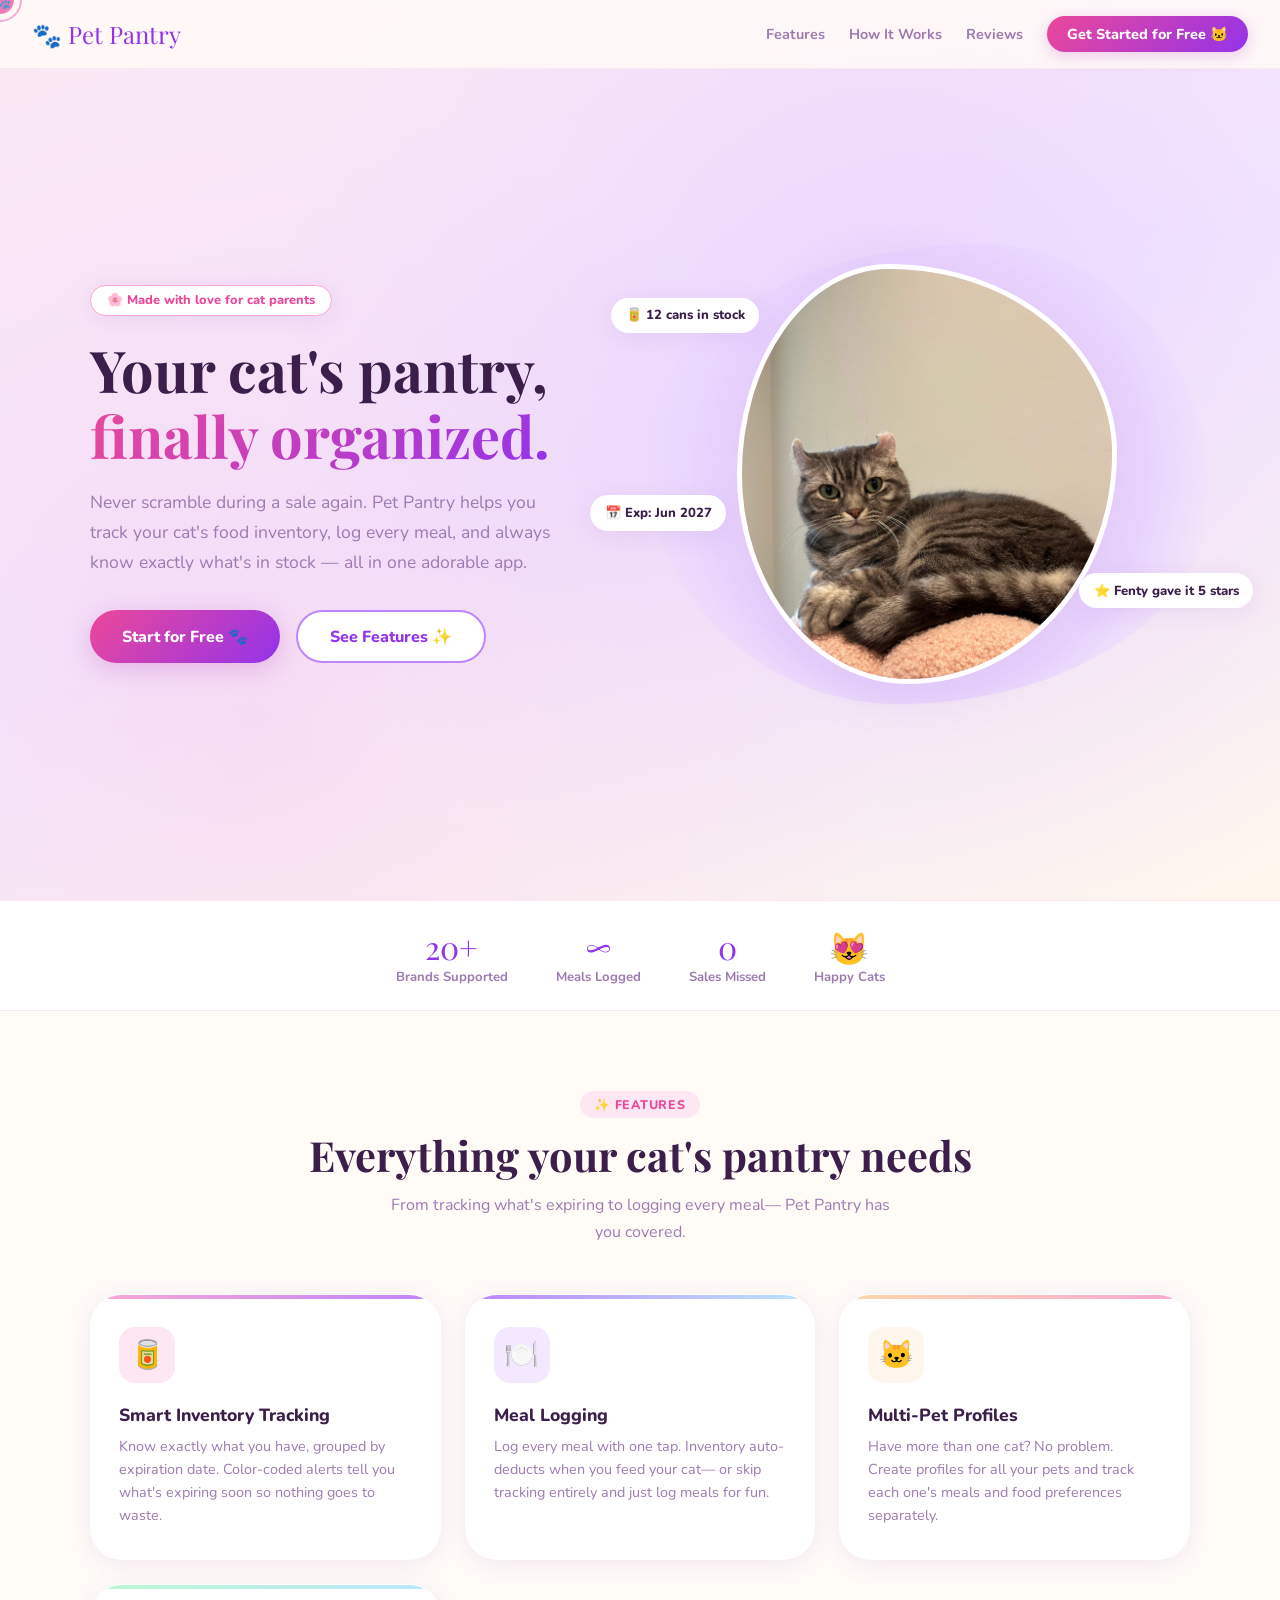
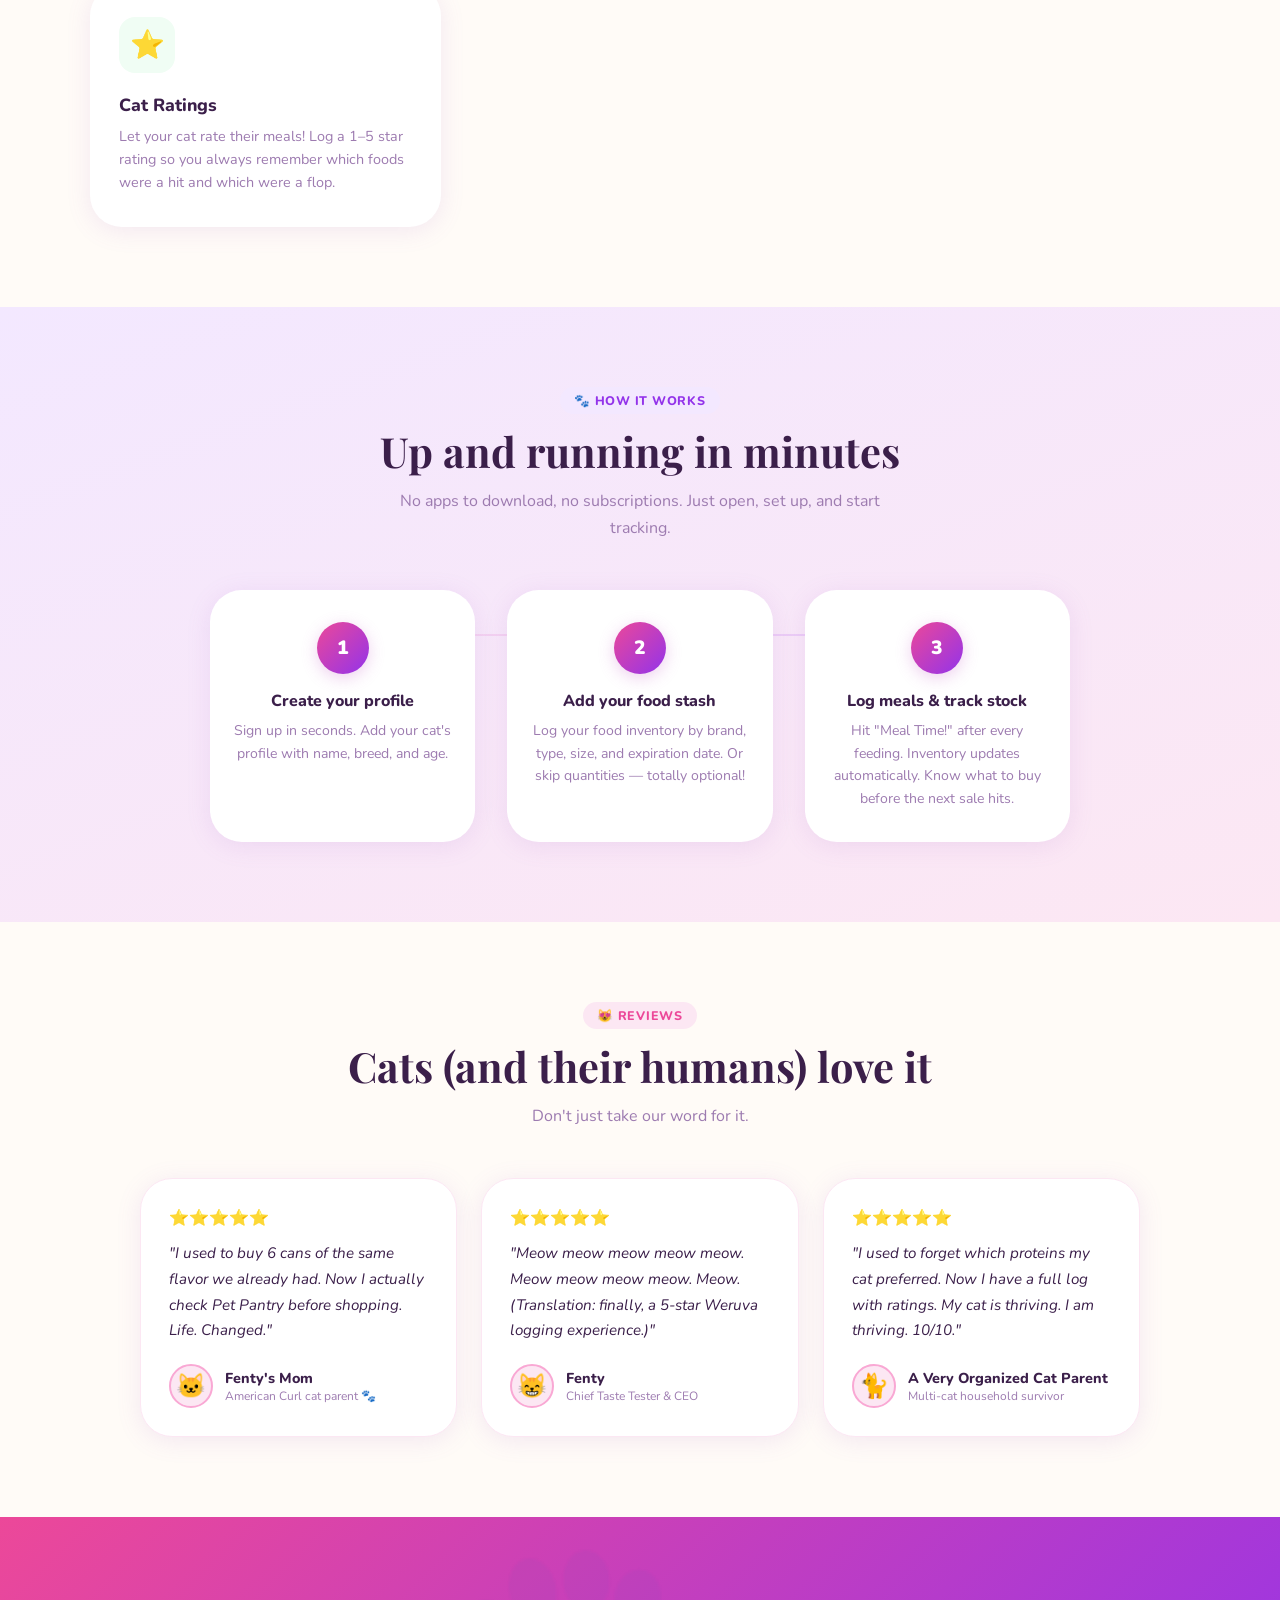
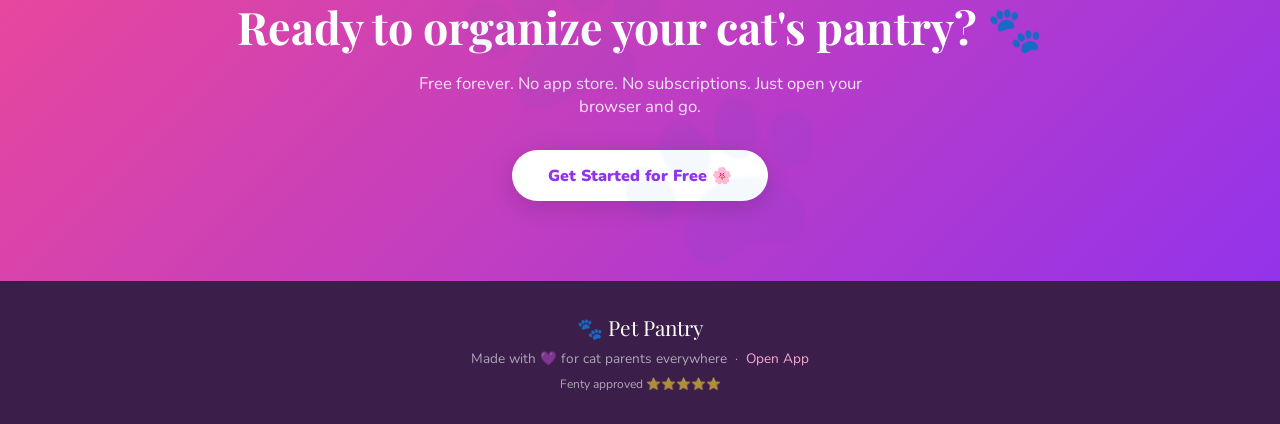
<file: index.html>
<!DOCTYPE html>
<html lang="en">
<head>
<meta charset="UTF-8"/>
<meta name="viewport" content="width=device-width, initial-scale=1.0"/>
<title>Pet Pantry – Never Run Out of Cat Food Again 🐾</title>
<link rel="preconnect" href="https://fonts.googleapis.com"/>
<link href="https://fonts.googleapis.com/css2?family=Nunito:wght@400;600;700;800;900&family=Playfair+Display:wght@700;900&display=swap" rel="stylesheet"/>
<style>
/* ═══════════════════════════════════════
   RESET & TOKENS
═══════════════════════════════════════ */
*, *::before, *::after { box-sizing: border-box; margin: 0; padding: 0; }

:root {
  --pink:       #f9a8d4;
  --pink-l:     #fce7f3;
  --pink-d:     #ec4899;
  --purple:     #c084fc;
  --purple-l:   #f3e8ff;
  --purple-d:   #9333ea;
  --lavender:   #e9d5ff;
  --peach:      #fed7aa;
  --peach-l:    #fff7ed;
  --mint:       #bbf7d0;
  --mint-l:     #f0fdf4;
  --sky:        #bae6fd;
  --yellow:     #fef08a;
  --cream:      #fffbf7;
  --text:       #3b1f4a;
  --text-muted: #9d7bb0;
  --white:      #ffffff;
  --radius:     20px;
  --radius-lg:  32px;
  --shadow:     0 4px 24px rgba(160,100,200,.13);
  --shadow-lg:  0 8px 48px rgba(160,100,200,.18);
  --font-body:  'Nunito', sans-serif;
  --font-head:  'Playfair Display', serif;
  --transition: .25s cubic-bezier(.4,0,.2,1);
}

html { scroll-behavior: smooth; font-size: 16px; }
body {
  font-family: var(--font-body);
  background: var(--cream);
  color: var(--text);
  overflow-x: hidden;
  cursor: none; /* custom cursor */
}

/* ── Custom paw cursor ── */
.cursor {
  width: 28px; height: 28px;
  background: var(--pink-d);
  border-radius: 50%;
  position: fixed; top: 0; left: 0; z-index: 9999;
  pointer-events: none;
  transform: translate(-50%,-50%);
  transition: transform .12s ease, background .2s;
  opacity: .7;
  font-size: 18px; display: flex; align-items: center; justify-content: center;
}
.cursor-ring {
  width: 44px; height: 44px;
  border: 2px solid var(--pink);
  border-radius: 50%;
  position: fixed; top: 0; left: 0; z-index: 9998;
  pointer-events: none;
  transform: translate(-50%,-50%);
  transition: transform .22s ease;
}

/* ── Floating paws background ── */
.paw-bg {
  position: fixed; inset: 0; z-index: 0;
  pointer-events: none; overflow: hidden;
}
.paw-bg span {
  position: absolute;
  font-size: 1.5rem;
  opacity: .07;
  animation: floatPaw linear infinite;
  user-select: none;
}

@keyframes floatPaw {
  from { transform: translateY(110vh) rotate(0deg); opacity: .07; }
  to   { transform: translateY(-10vh) rotate(360deg); opacity: 0; }
}

/* ── Scroll fade-in ── */
.reveal {
  opacity: 0;
  transform: translateY(36px);
  transition: opacity .7s ease, transform .7s ease;
}
.reveal.visible {
  opacity: 1;
  transform: translateY(0);
}

/* ═══════════════════════════════════════
   NAV
═══════════════════════════════════════ */
nav {
  position: fixed; top: 0; left: 0; right: 0; z-index: 500;
  padding: 1rem 2rem;
  display: flex; align-items: center; justify-content: space-between;
  background: rgba(255,251,247,.85);
  backdrop-filter: blur(16px);
  border-bottom: 1px solid var(--pink-l);
  transition: box-shadow var(--transition);
}
nav.scrolled { box-shadow: var(--shadow); }
.nav-logo {
  font-family: var(--font-head);
  font-size: 1.5rem; color: var(--purple-d);
  text-decoration: none; display: flex; align-items: center; gap: .4rem;
}
.nav-links { display: flex; gap: 1.5rem; align-items: center; }
.nav-links a {
  font-weight: 700; font-size: .9rem; color: var(--text-muted);
  text-decoration: none; transition: color var(--transition);
}
.nav-links a:hover { color: var(--purple-d); }
.nav-cta {
  background: linear-gradient(135deg, var(--pink-d), var(--purple-d));
  color: #fff !important;
  padding: .5rem 1.25rem; border-radius: 99px;
  font-weight: 800 !important;
  box-shadow: 0 4px 16px rgba(200,100,200,.3);
  transition: transform var(--transition), box-shadow var(--transition) !important;
}
.nav-cta:hover { transform: translateY(-2px) !important; box-shadow: 0 6px 24px rgba(200,100,200,.4) !important; }

/* mobile nav */
.hamburger { display: none; background: none; border: none; font-size: 1.5rem; cursor: none; }
@media (max-width: 600px) {
  .nav-links { display: none; flex-direction: column; position: absolute;
    top: 100%; left: 0; right: 0; background: var(--cream);
    padding: 1.5rem 2rem; border-bottom: 1px solid var(--pink-l); gap: 1rem; }
  .nav-links.open { display: flex; }
  .hamburger { display: block; }
}

/* ═══════════════════════════════════════
   HERO
═══════════════════════════════════════ */
.hero {
  min-height: 100vh;
  display: flex; align-items: center;
  padding: 7rem 2rem 4rem;
  position: relative; z-index: 1;
  background: linear-gradient(160deg, var(--pink-l) 0%, var(--purple-l) 50%, var(--peach-l) 100%);
  overflow: hidden;
}
.hero::before {
  content: '';
  position: absolute; inset: 0;
  background: radial-gradient(circle at 70% 40%, rgba(192,132,252,.18) 0%, transparent 60%),
              radial-gradient(circle at 20% 80%, rgba(249,168,212,.22) 0%, transparent 50%);
  pointer-events: none;
}
.hero-inner {
  max-width: 1100px; margin: 0 auto; width: 100%;
  display: grid; grid-template-columns: 1fr 1fr; gap: 3rem; align-items: center;
}
@media (max-width: 768px) {
  .hero-inner { grid-template-columns: 1fr; text-align: center; }
  .hero-img-wrap { order: -1; }
}

.hero-badge {
  display: inline-flex; align-items: center; gap: .4rem;
  background: var(--white); border: 1.5px solid var(--pink);
  border-radius: 99px; padding: .35rem 1rem;
  font-size: .8rem; font-weight: 800; color: var(--pink-d);
  margin-bottom: 1.25rem;
  box-shadow: var(--shadow);
}
.hero h1 {
  font-family: var(--font-head);
  font-size: clamp(2.2rem, 5vw, 3.6rem);
  line-height: 1.15;
  color: var(--text);
  margin-bottom: 1.25rem;
}
.hero h1 .highlight {
  background: linear-gradient(135deg, var(--pink-d), var(--purple-d));
  -webkit-background-clip: text; -webkit-text-fill-color: transparent;
  background-clip: text;
}
.hero p {
  font-size: 1.1rem; color: var(--text-muted);
  line-height: 1.7; margin-bottom: 2rem; max-width: 460px;
}
@media (max-width: 768px) { .hero p { margin: 0 auto 2rem; } }

.hero-btns { display: flex; gap: 1rem; flex-wrap: wrap; }
@media (max-width: 768px) { .hero-btns { justify-content: center; } }

.btn-primary-lg {
  display: inline-flex; align-items: center; gap: .5rem;
  background: linear-gradient(135deg, var(--pink-d), var(--purple-d));
  color: #fff; font-weight: 800; font-size: 1rem;
  padding: .85rem 2rem; border-radius: 99px; border: none;
  box-shadow: 0 6px 24px rgba(200,100,200,.35);
  text-decoration: none;
  transition: transform var(--transition), box-shadow var(--transition);
  cursor: none;
}
.btn-primary-lg:hover { transform: translateY(-3px); box-shadow: 0 10px 32px rgba(200,100,200,.45); }

.btn-ghost-lg {
  display: inline-flex; align-items: center; gap: .5rem;
  background: var(--white); color: var(--purple-d);
  font-weight: 800; font-size: 1rem;
  padding: .85rem 2rem; border-radius: 99px;
  border: 2px solid var(--purple);
  text-decoration: none;
  transition: transform var(--transition), border-color var(--transition);
  cursor: none;
}
.btn-ghost-lg:hover { transform: translateY(-3px); border-color: var(--purple-d); }

/* hero image */
.hero-img-wrap {
  position: relative; display: flex; justify-content: center;
}
.hero-img-blob {
  position: absolute; inset: -20px;
  background: radial-gradient(circle, var(--pink-l) 0%, var(--lavender) 60%, transparent 80%);
  border-radius: 60% 40% 55% 45% / 45% 55% 45% 55%;
  animation: blobMorph 6s ease-in-out infinite alternate;
  z-index: 0;
}
@keyframes blobMorph {
  from { border-radius: 60% 40% 55% 45% / 45% 55% 45% 55%; }
  to   { border-radius: 45% 55% 40% 60% / 55% 45% 60% 40%; }
}
.hero-img {
  position: relative; z-index: 1;
  width: min(380px, 90vw); height: min(420px, 90vw);
  object-fit: cover; object-position: center top;
  border-radius: 40% 60% 55% 45% / 50% 45% 55% 50%;
  border: 5px solid var(--white);
  box-shadow: var(--shadow-lg);
  animation: floatImg 4s ease-in-out infinite alternate;
}
@keyframes floatImg {
  from { transform: translateY(0px) rotate(-1deg); }
  to   { transform: translateY(-14px) rotate(1deg); }
}

/* floating badges on hero image */
.hero-float {
  position: absolute; z-index: 2;
  background: var(--white); border-radius: var(--radius);
  padding: .55rem .9rem; box-shadow: var(--shadow);
  font-weight: 800; font-size: .82rem; color: var(--text);
  display: flex; align-items: center; gap: .4rem;
  animation: floatBadge 3s ease-in-out infinite alternate;
}
.hero-float.f1 { top: 8%; left: -10%; animation-delay: 0s; }
.hero-float.f2 { bottom: 18%; right: -12%; animation-delay: .8s; }
.hero-float.f3 { top: 55%; left: -14%; animation-delay: 1.4s; }
@keyframes floatBadge {
  from { transform: translateY(0); }
  to   { transform: translateY(-8px); }
}
@media (max-width: 768px) {
  .hero-float.f1 { left: 0; top: 0; }
  .hero-float.f2 { right: 0; bottom: 10%; }
  .hero-float.f3 { display: none; }
}

/* ── Stat strip ── */
.stat-strip {
  background: var(--white);
  border-top: 1px solid var(--pink-l);
  border-bottom: 1px solid var(--pink-l);
  padding: 1.5rem 2rem;
  display: flex; justify-content: center; gap: 3rem; flex-wrap: wrap;
  position: relative; z-index: 1;
}
.stat-item { text-align: center; }
.stat-item .sv { font-family: var(--font-head); font-size: 2rem; color: var(--purple-d); }
.stat-item .sl { font-size: .82rem; font-weight: 700; color: var(--text-muted); }

/* ═══════════════════════════════════════
   FEATURES
═══════════════════════════════════════ */
.section {
  padding: 5rem 2rem;
  position: relative; z-index: 1;
}
.section-tag {
  display: inline-block;
  background: var(--pink-l); color: var(--pink-d);
  border-radius: 99px; padding: .3rem .9rem;
  font-size: .78rem; font-weight: 800;
  letter-spacing: .06em; text-transform: uppercase;
  margin-bottom: .75rem;
}
.section-title {
  font-family: var(--font-head);
  font-size: clamp(1.8rem, 4vw, 2.6rem);
  margin-bottom: .75rem; line-height: 1.2;
}
.section-sub {
  font-size: 1rem; color: var(--text-muted);
  max-width: 520px; line-height: 1.7;
}
.center { text-align: center; }
.center .section-sub { margin: 0 auto; }

.features-grid {
  max-width: 1100px; margin: 3rem auto 0;
  display: grid; grid-template-columns: repeat(auto-fit, minmax(260px, 1fr));
  gap: 1.5rem;
}
.feat-card {
  background: var(--white);
  border-radius: var(--radius-lg);
  padding: 2rem 1.75rem;
  box-shadow: var(--shadow);
  border: 1.5px solid transparent;
  transition: transform var(--transition), border-color var(--transition), box-shadow var(--transition);
  position: relative; overflow: hidden;
}
.feat-card::before {
  content: '';
  position: absolute; top: 0; left: 0; right: 0; height: 4px;
  border-radius: var(--radius-lg) var(--radius-lg) 0 0;
}
.feat-card.c1::before { background: linear-gradient(90deg, var(--pink), var(--purple)); }
.feat-card.c2::before { background: linear-gradient(90deg, var(--purple), var(--sky)); }
.feat-card.c3::before { background: linear-gradient(90deg, var(--peach), var(--pink)); }
.feat-card.c4::before { background: linear-gradient(90deg, var(--mint), var(--sky)); }
.feat-card:hover {
  transform: translateY(-6px);
  border-color: var(--pink);
  box-shadow: var(--shadow-lg);
}
.feat-icon {
  width: 56px; height: 56px; border-radius: 16px;
  display: flex; align-items: center; justify-content: center;
  font-size: 1.75rem; margin-bottom: 1.25rem;
}
.feat-card.c1 .feat-icon { background: var(--pink-l); }
.feat-card.c2 .feat-icon { background: var(--purple-l); }
.feat-card.c3 .feat-icon { background: var(--peach-l); }
.feat-card.c4 .feat-icon { background: var(--mint-l); }
.feat-card h3 { font-size: 1.1rem; font-weight: 800; margin-bottom: .5rem; }
.feat-card p  { font-size: .9rem; color: var(--text-muted); line-height: 1.6; }

/* ═══════════════════════════════════════
   HOW IT WORKS
═══════════════════════════════════════ */
.how-section {
  padding: 5rem 2rem;
  background: linear-gradient(160deg, var(--purple-l), var(--pink-l));
  position: relative; z-index: 1;
}
.steps {
  max-width: 860px; margin: 3rem auto 0;
  display: grid; grid-template-columns: repeat(auto-fit, minmax(220px, 1fr));
  gap: 2rem; position: relative;
}
.steps::before {
  content: '';
  position: absolute; top: 44px; left: 15%; right: 15%; height: 2px;
  background: linear-gradient(90deg, var(--pink), var(--purple));
  opacity: .3;
}
@media (max-width: 600px) { .steps::before { display: none; } }

.step {
  text-align: center;
  background: var(--white);
  border-radius: var(--radius-lg);
  padding: 2rem 1.5rem;
  box-shadow: var(--shadow);
  transition: transform var(--transition);
}
.step:hover { transform: translateY(-4px); }
.step-num {
  width: 52px; height: 52px; border-radius: 50%;
  background: linear-gradient(135deg, var(--pink-d), var(--purple-d));
  color: #fff; font-weight: 900; font-size: 1.2rem;
  display: flex; align-items: center; justify-content: center;
  margin: 0 auto 1rem;
  box-shadow: 0 4px 16px rgba(200,100,200,.3);
}
.step h3 { font-size: 1rem; font-weight: 800; margin-bottom: .5rem; }
.step p  { font-size: .88rem; color: var(--text-muted); line-height: 1.6; }

/* ═══════════════════════════════════════
   TESTIMONIALS (from cats 😂)
═══════════════════════════════════════ */
.testi-section {
  padding: 5rem 2rem;
  position: relative; z-index: 1;
}
.testi-grid {
  max-width: 1000px; margin: 3rem auto 0;
  display: grid; grid-template-columns: repeat(auto-fit, minmax(280px, 1fr));
  gap: 1.5rem;
}
.testi-card {
  background: var(--white);
  border-radius: var(--radius-lg);
  padding: 1.75rem;
  box-shadow: var(--shadow);
  border: 1.5px solid var(--pink-l);
  transition: transform var(--transition);
}
.testi-card:hover { transform: translateY(-4px); }
.testi-stars { font-size: 1rem; margin-bottom: .75rem; color: #f59e0b; }
.testi-quote {
  font-size: .95rem; color: var(--text); line-height: 1.7;
  margin-bottom: 1.25rem; font-style: italic;
}
.testi-author {
  display: flex; align-items: center; gap: .75rem;
}
.testi-avatar {
  width: 44px; height: 44px; border-radius: 50%;
  background: var(--pink-l); font-size: 1.5rem;
  display: flex; align-items: center; justify-content: center;
  border: 2px solid var(--pink);
}
.testi-author h4 { font-size: .9rem; font-weight: 800; }
.testi-author p  { font-size: .75rem; color: var(--text-muted); }

/* ═══════════════════════════════════════
   CTA SECTION
═══════════════════════════════════════ */
.cta-section {
  padding: 5rem 2rem;
  background: linear-gradient(135deg, var(--pink-d), var(--purple-d));
  text-align: center; position: relative; z-index: 1; overflow: hidden;
}
.cta-section::before {
  content: '🐾';
  position: absolute; font-size: 20rem; opacity: .04;
  top: 50%; left: 50%; transform: translate(-50%,-50%);
  pointer-events: none; user-select: none;
}
.cta-section h2 {
  font-family: var(--font-head);
  font-size: clamp(1.8rem, 4vw, 2.8rem);
  color: #fff; margin-bottom: 1rem;
}
.cta-section p {
  color: rgba(255,255,255,.85); font-size: 1.05rem;
  margin-bottom: 2rem; max-width: 480px; margin-left: auto; margin-right: auto;
}
.btn-white {
  display: inline-flex; align-items: center; gap: .5rem;
  background: #fff; color: var(--purple-d);
  font-weight: 900; font-size: 1rem;
  padding: .9rem 2.25rem; border-radius: 99px;
  text-decoration: none; box-shadow: 0 6px 24px rgba(0,0,0,.15);
  transition: transform var(--transition), box-shadow var(--transition);
  cursor: none;
}
.btn-white:hover { transform: translateY(-3px); box-shadow: 0 10px 32px rgba(0,0,0,.2); }

/* ═══════════════════════════════════════
   FOOTER
═══════════════════════════════════════ */
footer {
  background: var(--text); color: rgba(255,255,255,.6);
  padding: 2rem; text-align: center;
  font-size: .85rem; position: relative; z-index: 1;
}
footer a { color: var(--pink); text-decoration: none; }
footer .footer-logo {
  font-family: var(--font-head); font-size: 1.3rem;
  color: #fff; margin-bottom: .5rem; display: block;
}

/* ═══════════════════════════════════════
   RESPONSIVE TWEAKS
═══════════════════════════════════════ */
@media (max-width: 768px) {
  .stat-strip { gap: 1.5rem; }
  .hero { padding: 6rem 1.25rem 3rem; }
  .section { padding: 3.5rem 1.25rem; }
  .how-section { padding: 3.5rem 1.25rem; }
  .testi-section { padding: 3.5rem 1.25rem; }
  .cta-section { padding: 3.5rem 1.25rem; }
}
</style>
</head>
<body>

<!-- Custom cursor -->
<div class="cursor" id="cursor">🐾</div>
<div class="cursor-ring" id="cursorRing"></div>

<!-- Floating paws bg -->
<div class="paw-bg" id="pawBg"></div>

<!-- ══ NAV ══════════════════════════════════ -->
<nav id="mainNav">
  <a class="nav-logo" href="#">🐾 Pet Pantry</a>
  <button class="hamburger" onclick="toggleMenu()" aria-label="Menu">☰</button>
  <div class="nav-links" id="navLinks">
    <a href="#features">Features</a>
    <a href="#how">How It Works</a>
    <a href="#testimonials">Reviews</a>
<a href="app.html" class="nav-cta">Get Started for Free 🐱</a>  </div>
</nav>

<!-- ══ HERO ══════════════════════════════════ -->
<section class="hero">
  <div class="hero-inner">
    <div class="hero-text reveal">
      <div class="hero-badge">🌸 Made with love for cat parents</div>
      <h1>Your cat's pantry,<br/><span class="highlight">finally organized.</span></h1>
      <p>Never scramble during a sale again. Pet Pantry helps you track your cat's food inventory, log every meal, and always know exactly what's in stock — all in one adorable app.</p>
      <div class="hero-btns">
<a href="app.html" class="btn-primary-lg">Start for Free 🐾</a>        <a href="#features" class="btn-ghost-lg">See Features ✨</a>
      </div>
    </div>
    <div class="hero-img-wrap reveal">
      <div class="hero-img-blob"></div>
      <img src="fenty.jpg" alt="Fenty the cat, Pet Pantry mascot" class="hero-img"/>
      <div class="hero-float f1">🥫 12 cans in stock</div>
      <div class="hero-float f2">⭐ Fenty gave it 5 stars</div>
      <div class="hero-float f3">📅 Exp: Jun 2027</div>
    </div>
  </div>
</section>

<!-- ══ STAT STRIP ══════════════════════════ -->
<div class="stat-strip reveal">
  <div class="stat-item"><div class="sv">20+</div><div class="sl">Brands Supported</div></div>
  <div class="stat-item"><div class="sv">∞</div><div class="sl">Meals Logged</div></div>
  <div class="stat-item"><div class="sv">0</div><div class="sl">Sales Missed</div></div>
  <div class="stat-item"><div class="sv">😻</div><div class="sl">Happy Cats</div></div>
</div>

<!-- ══ FEATURES ═══════════════════════════ -->
<section class="section" id="features">
  <div class="center reveal">
    <div class="section-tag">✨ Features</div>
    <h2 class="section-title">Everything your cat's pantry needs</h2>
    <p class="section-sub">From tracking what's expiring to logging every meal— Pet Pantry has you covered.</p>
  </div>
  <div class="features-grid">
    <div class="feat-card c1 reveal">
      <div class="feat-icon">🥫</div>
      <h3>Smart Inventory Tracking</h3>
      <p>Know exactly what you have, grouped by expiration date. Color-coded alerts tell you what's expiring soon so nothing goes to waste.</p>
    </div>
    <div class="feat-card c2 reveal">
      <div class="feat-icon">🍽️</div>
      <h3>Meal Logging</h3>
      <p>Log every meal with one tap. Inventory auto-deducts when you feed your cat— or skip tracking entirely and just log meals for fun.</p>
    </div>
    <div class="feat-card c3 reveal">
      <div class="feat-icon">🐱</div>
      <h3>Multi-Pet Profiles</h3>
      <p>Have more than one cat? No problem. Create profiles for all your pets and track each one's meals and food preferences separately.</p>
    </div>
    <div class="feat-card c4 reveal">
      <div class="feat-icon">⭐</div>
      <h3>Cat Ratings</h3>
      <p>Let your cat rate their meals! Log a 1–5 star rating so you always remember which foods were a hit and which were a flop.</p>
    </div>
  </div>
</section>

<!-- ══ HOW IT WORKS ═══════════════════════ -->
<section class="how-section" id="how">
  <div class="center reveal">
    <div class="section-tag" style="background:var(--purple-l);color:var(--purple-d)">🐾 How It Works</div>
    <h2 class="section-title">Up and running in minutes</h2>
    <p class="section-sub">No apps to download, no subscriptions. Just open, set up, and start tracking.</p>
  </div>
  <div class="steps">
    <div class="step reveal">
      <div class="step-num">1</div>
      <h3>Create your profile</h3>
      <p>Sign up in seconds. Add your cat's profile with name, breed, and age.</p>
    </div>
    <div class="step reveal">
      <div class="step-num">2</div>
      <h3>Add your food stash</h3>
      <p>Log your food inventory by brand, type, size, and expiration date. Or skip quantities — totally optional!</p>
    </div>
    <div class="step reveal">
      <div class="step-num">3</div>
      <h3>Log meals & track stock</h3>
      <p>Hit "Meal Time!" after every feeding. Inventory updates automatically. Know what to buy before the next sale hits.</p>
    </div>
  </div>
</section>

<!-- ══ TESTIMONIALS ═══════════════════════ -->
<section class="testi-section" id="testimonials">
  <div class="center reveal">
    <div class="section-tag">😻 Reviews</div>
    <h2 class="section-title">Cats (and their humans) love it</h2>
    <p class="section-sub">Don't just take our word for it.</p>
  </div>
  <div class="testi-grid">
    <div class="testi-card reveal">
      <div class="testi-stars">⭐⭐⭐⭐⭐</div>
      <p class="testi-quote">"I used to buy 6 cans of the same flavor we already had. Now I actually check Pet Pantry before shopping. Life. Changed."</p>
      <div class="testi-author">
        <div class="testi-avatar">🐱</div>
        <div><h4>Fenty's Mom</h4><p>American Curl cat parent 🐾</p></div>
      </div>
    </div>
    <div class="testi-card reveal">
      <div class="testi-stars">⭐⭐⭐⭐⭐</div>
      <p class="testi-quote">"Meow meow meow meow meow. Meow meow meow meow. Meow. (Translation: finally, a 5-star Weruva logging experience.)"</p>
      <div class="testi-author">
        <div class="testi-avatar">😸</div>
        <div><h4>Fenty</h4><p>Chief Taste Tester & CEO</p></div>
      </div>
    </div>
    <div class="testi-card reveal">
      <div class="testi-stars">⭐⭐⭐⭐⭐</div>
      <p class="testi-quote">"I used to forget which proteins my cat preferred. Now I have a full log with ratings. My cat is thriving. I am thriving. 10/10."</p>
      <div class="testi-author">
        <div class="testi-avatar">🐈</div>
        <div><h4>A Very Organized Cat Parent</h4><p>Multi-cat household survivor</p></div>
      </div>
    </div>
  </div>
</section>

<!-- ══ CTA ════════════════════════════════ -->
<section class="cta-section reveal">
  <h2>Ready to organize your cat's pantry? 🐾</h2>
  <p>Free forever. No app store. No subscriptions. Just open your browser and go.</p>
<a href="app.html" class="btn-white">Get Started for Free 🌸</a></section>

<!-- ══ FOOTER ═════════════════════════════ -->
<footer>
  <span class="footer-logo">🐾 Pet Pantry</span>
  <p>Made with 💜 for cat parents everywhere &nbsp;·&nbsp; <a href="index.html">Open App</a></p>
  <p style="margin-top:.5rem;font-size:.75rem">Fenty approved ⭐⭐⭐⭐⭐</p>
</footer>

<script>
// ── Custom cursor ──────────────────────────────────
const cursor     = document.getElementById('cursor');
const cursorRing = document.getElementById('cursorRing');
document.addEventListener('mousemove', e => {
  cursor.style.left     = e.clientX + 'px';
  cursor.style.top      = e.clientY + 'px';
  cursorRing.style.left = e.clientX + 'px';
  cursorRing.style.top  = e.clientY + 'px';
});

// ── Floating paws ──────────────────────────────────
const pawBg = document.getElementById('pawBg');
const paws  = ['🐾','🐾','🌸','✨','🐾','💜','🐾'];
for (let i = 0; i < 18; i++) {
  const s = document.createElement('span');
  s.textContent = paws[i % paws.length];
  s.style.cssText = `
    left: ${Math.random()*100}%;
    animation-duration: ${8 + Math.random()*12}s;
    animation-delay: ${-Math.random()*15}s;
    font-size: ${1 + Math.random()*1.5}rem;
  `;
  pawBg.appendChild(s);
}

// ── Scroll reveal ──────────────────────────────────
const observer = new IntersectionObserver(entries => {
  entries.forEach(e => { if (e.isIntersecting) e.target.classList.add('visible'); });
}, { threshold: 0.12 });
document.querySelectorAll('.reveal').forEach(el => observer.observe(el));

// ── Nav scroll shadow ──────────────────────────────
window.addEventListener('scroll', () => {
  document.getElementById('mainNav').classList.toggle('scrolled', window.scrollY > 20);
});

// ── Mobile menu ────────────────────────────────────
function toggleMenu() {
  document.getElementById('navLinks').classList.toggle('open');
}
</script>
</body>
</html>
</file>
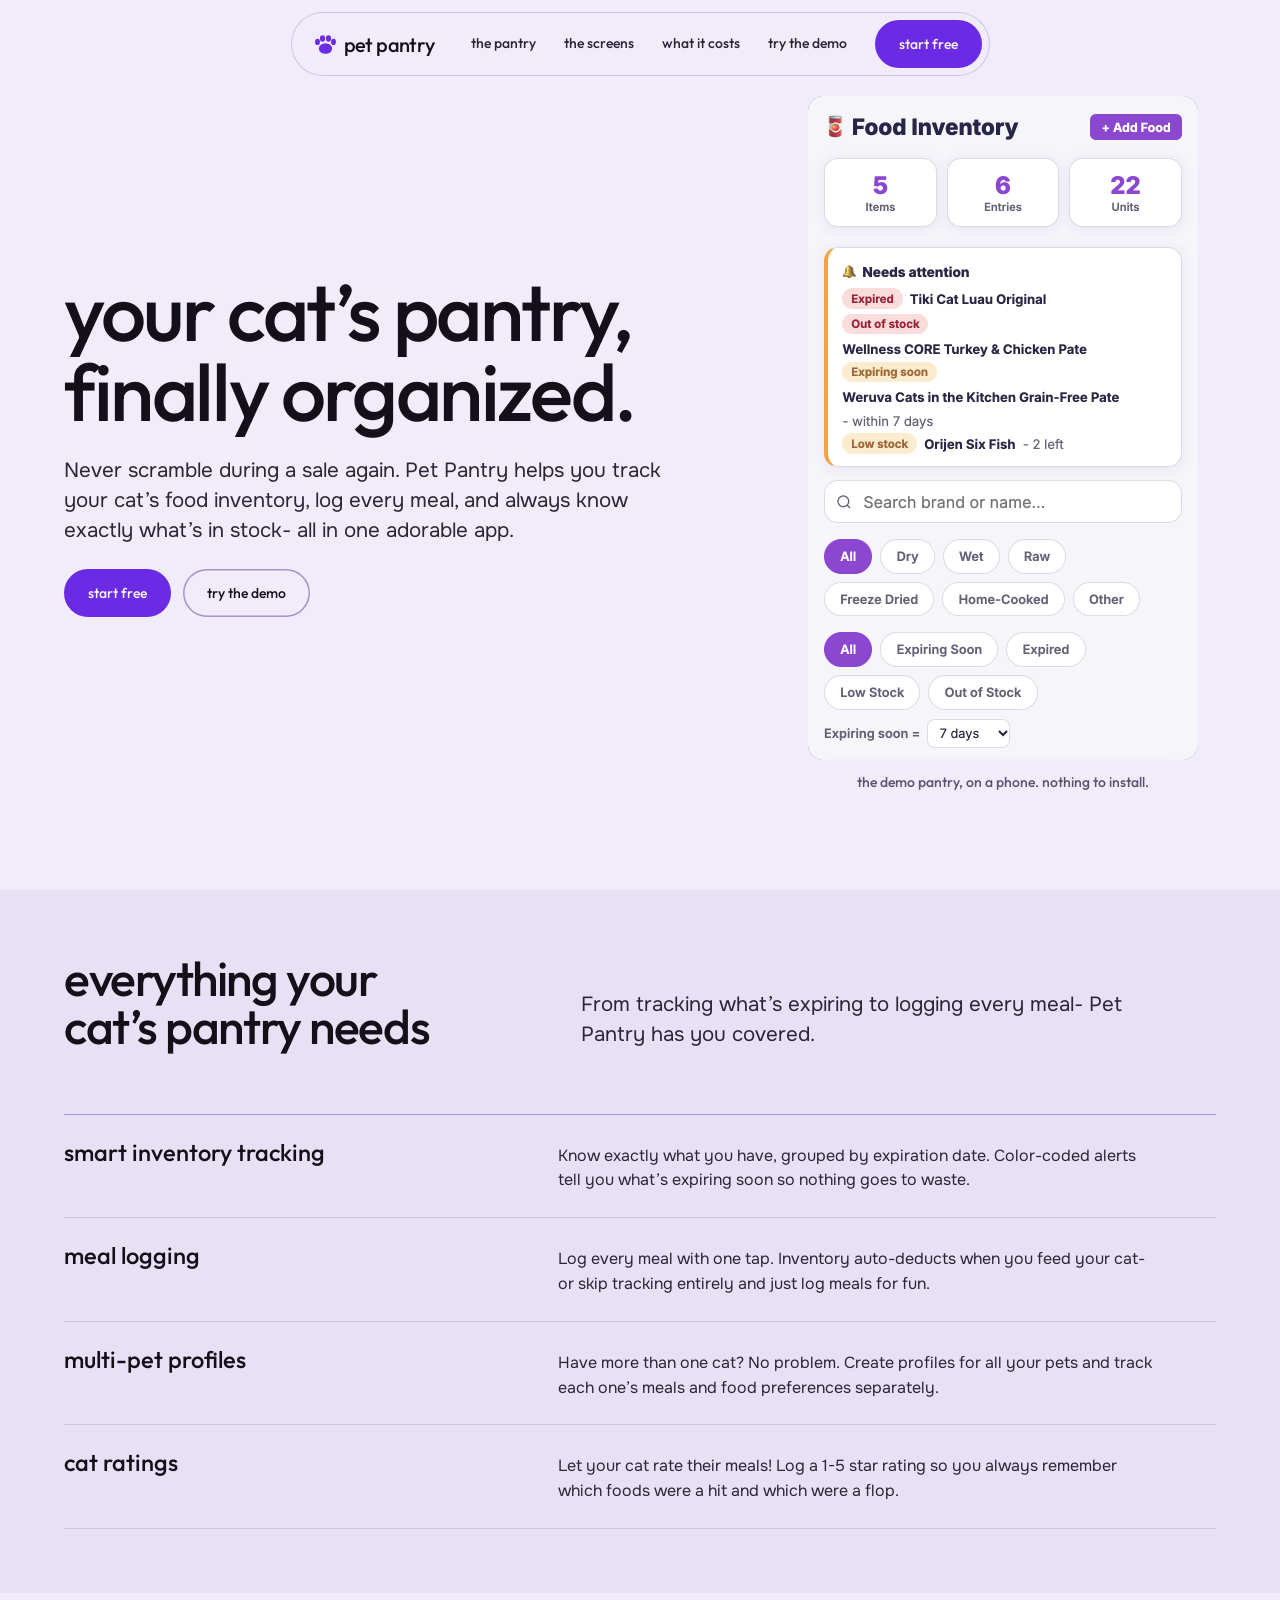
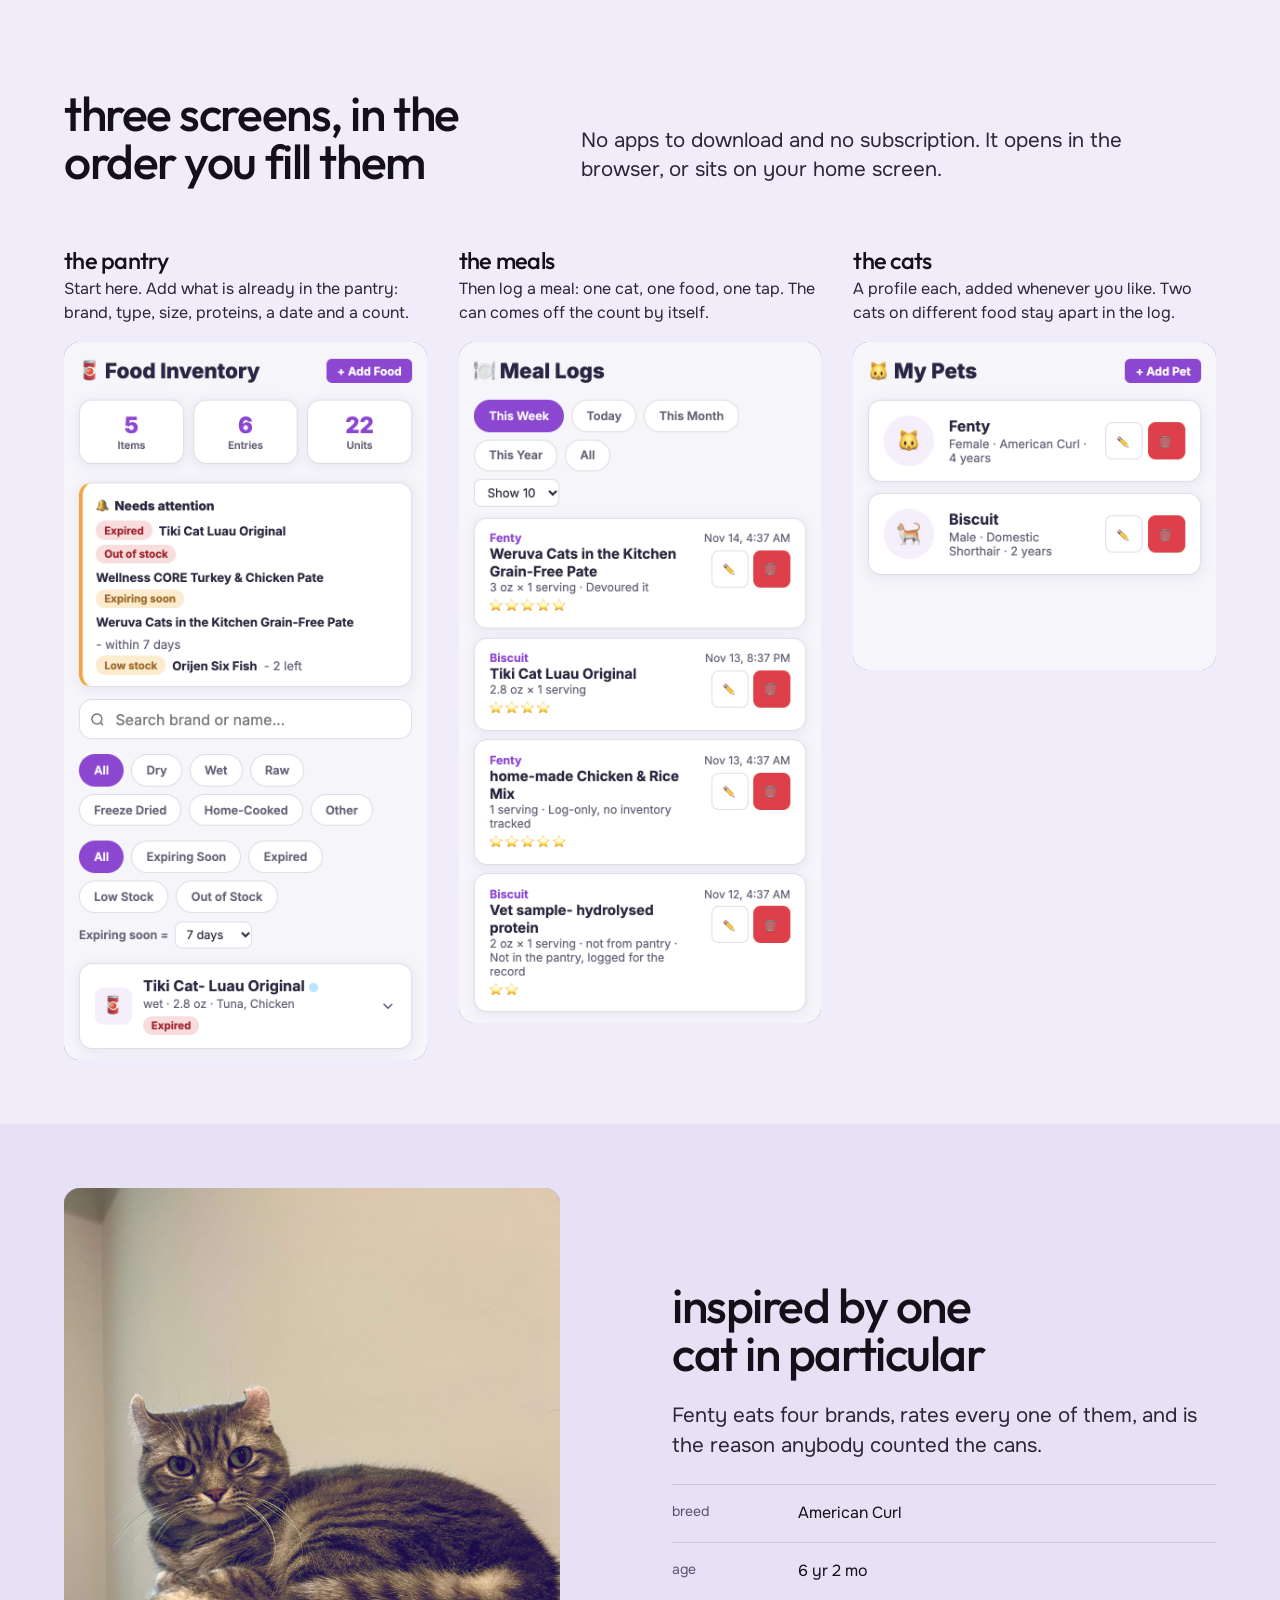
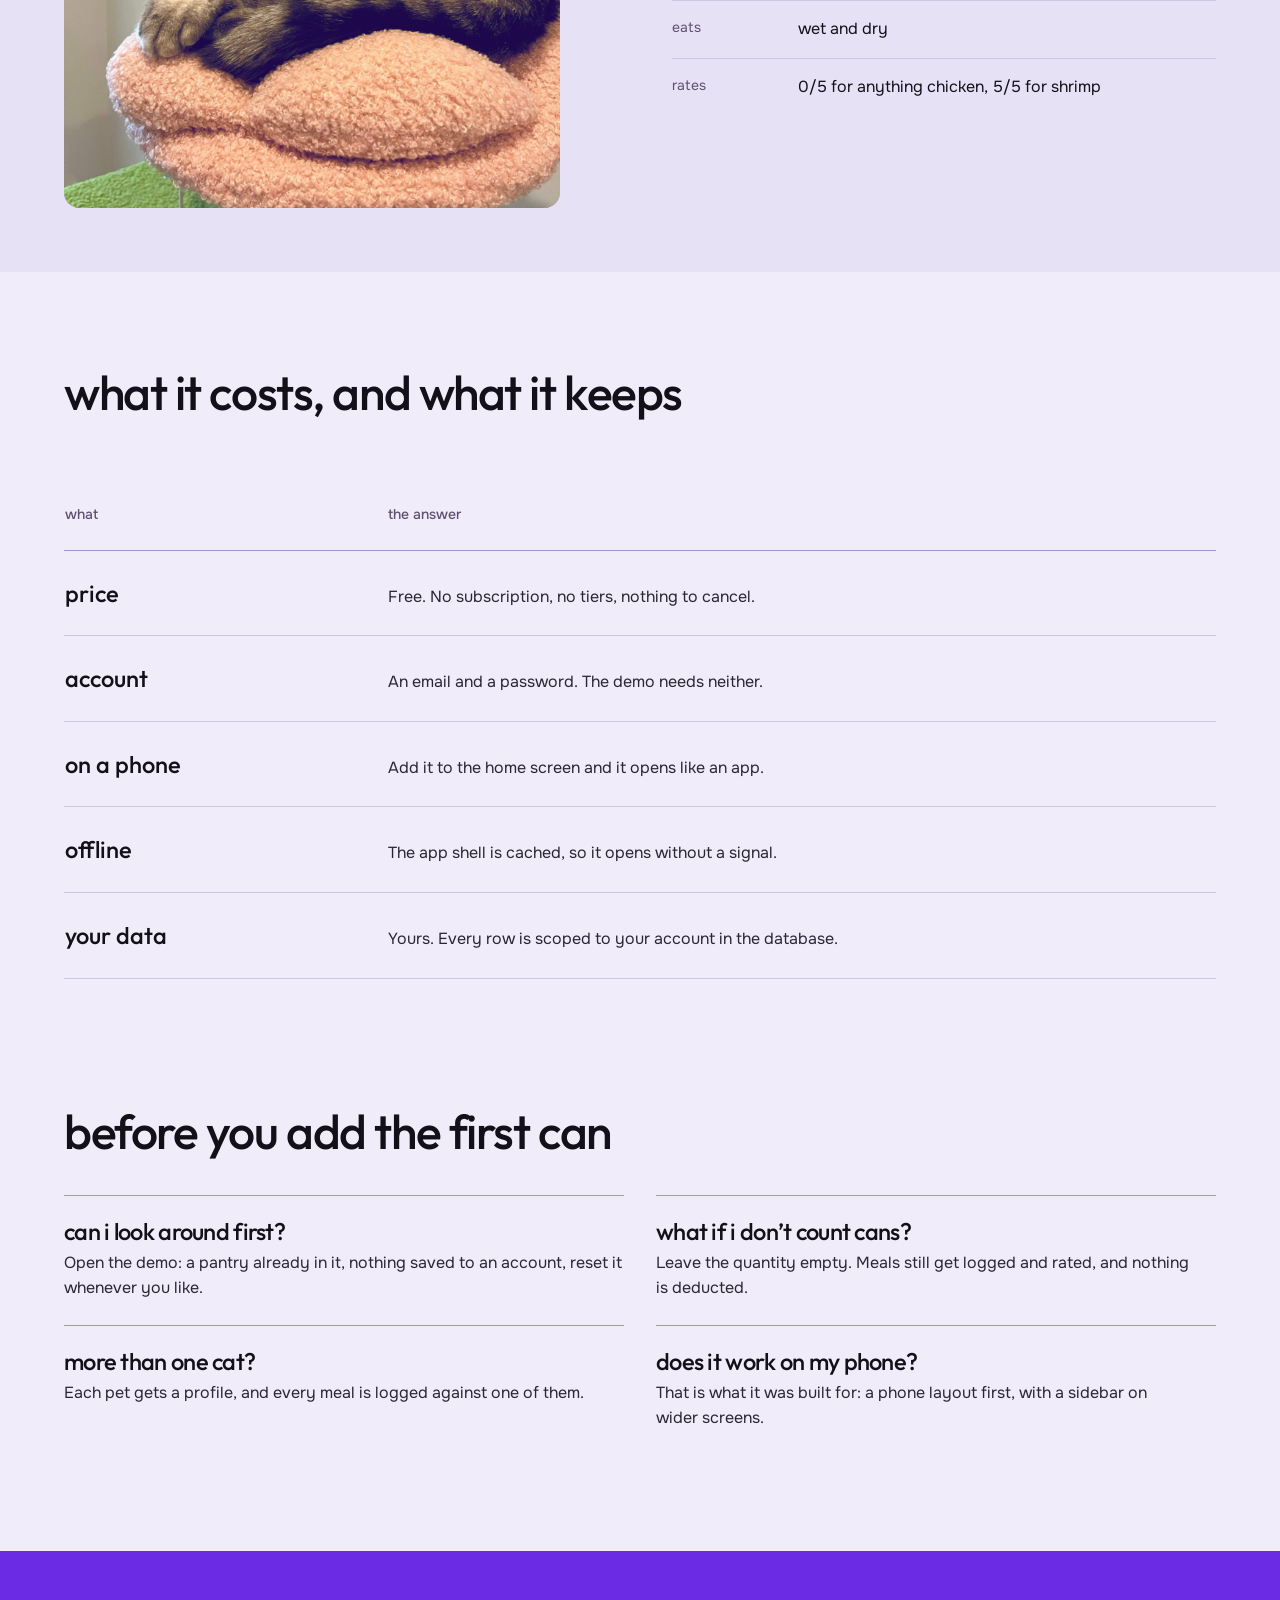
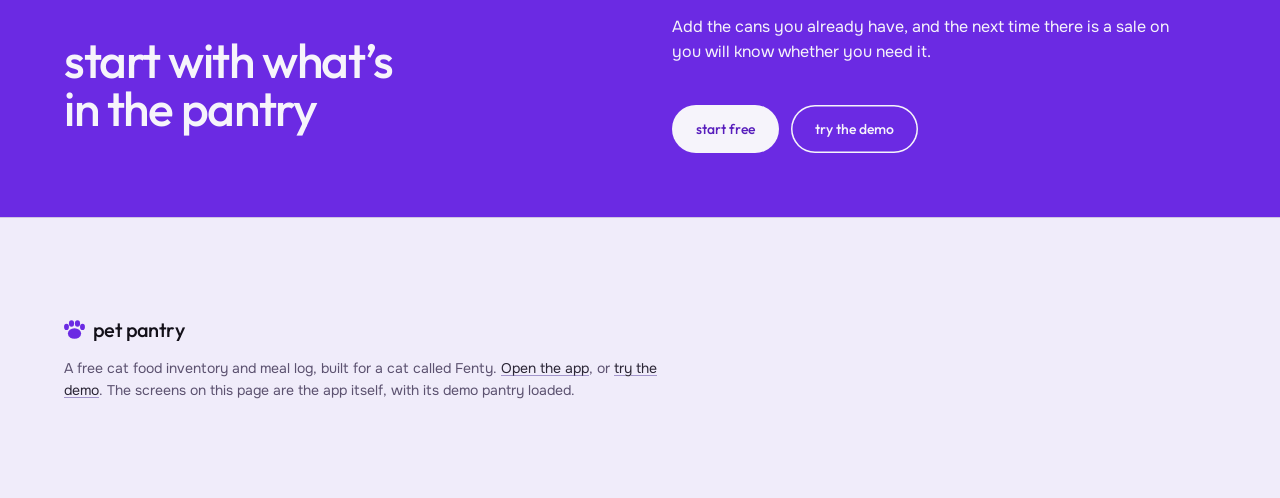
<file: public/index.html>
<!DOCTYPE html>
<html lang="en">
<head>
<meta charset="UTF-8"/>
<meta name="viewport" content="width=device-width, initial-scale=1.0"/>
<title>Pet Pantry- your cat’s pantry, finally organized</title>
<meta name="description" content="Pet Pantry counts the cat food in your house: what is left of every brand, what expires next, and what your cat thought of it. Free, in the browser."/>
<link rel="manifest" href="manifest.json"/>
<meta name="theme-color" content="#ece6f8"/>
<link rel="preconnect" href="https://fonts.googleapis.com"/>
<link rel="preconnect" href="https://fonts.gstatic.com" crossorigin/>
<link href="https://fonts.googleapis.com/css2?family=Outfit:wght@300;500&family=Onest:wght@400;500&display=swap" rel="stylesheet"/>
<style>
/* Hallmark · shape: Workbench · genre: modern-minimal · theme: Ultraviolet (deal 3/3, seed cat-food-pantry-meal-ed79·0fa35f1c·2026-11-15·r1) · redesign: full
 * hero: Stage · nav: floating pill · footer: colophon · imagery: screenshots 4 (capture.mjs), 1 photograph (the user's own) · signature: the real pantry screen in the hero, its four warnings legible at the size the page shows it · ultraviolet: lavender
 * axes: light/geometric-sans/cool · posture: committed · contrast: pass · fold: pass · draw: 79e81c · v2.0.0 */
/* Hallmark · copy: the hero head and its line are the owner’s own words, restored verbatim from the old page on request · 19, 58 and 69 report against them as notes */
/* Hallmark · pre-emit critique: P4 H4 E4 S5 R5 V4 · weakest: H, the hero screen is a busy list; cropped it to the warning panel and let the head carry the screen */
/* Hallmark · the features section carries the old page's four feature blocks verbatim, at the owner's request, set as ruled rows rather than icon cards · 19, 58 and 69 report against that copy as notes */
/* Hallmark · dropped the three reviews and the stat strip ("20+ brands", "∞ meals logged", "0 sales missed") · the user asked to cut invented proof */
/* Hallmark · dropped #testimonials, the paw cursor and the floating-paw background · the reviews section is gone, and craft.md bans cursor followers */
/* Hallmark · three bands where Ultraviolet allows two (the features paper, the Fenty paper, the violet close) · the owner asked the page to keep alternating past the screens section */
/* Hallmark · dropped the demo-mode label swap on #navDemoLink and #heroDemoLink · it relabelled both links "continue the demo" for anyone who had opened the demo before; the owner wants one label */
/* Hallmark · dropped demo/ · every demo link now points at demo/index.html, the same destination; the directory form dead-ends on a file listing when the page is opened from disk rather than served */
/* Hallmark · dropped the figures "20+" and "Jun 2027" · both came from the stat strip and a floating badge, neither measured */
/* Hallmark · reworded all 15 headings from the old page's facts · 54 and 67 cut every eyebrow above them, and a full redesign recomposes the sections they headed */
/* Hallmark · answered F4 · the second filled recipe is the same primary inside the violet close band, where the theme turns the filled pill white */
/* Hallmark · answered F6 · the table's row heads are words, not figures; tabular-nums is set anyway so a number pasted there lines up */
/* Hallmark · hero-review: not run · the page was written in one pass; the finish review found one thing a hero review would have caught (the 1280 crop), now fixed */
/* Hallmark · finish-review: subagent · 7 findings · 6 resolved, 1 partial · partial: 58, the page runs 520 visible words against 450, and the words are the owner's */
/* Hallmark · the photograph keeps its own colours · the user asked for no tint, so Ultraviolet's "photographs pulled into the violet" is dropped on this one image; its frame and radius stay */
/* Hallmark · dismissed 23 · the accent-tinted rule is the scaffold's photo treatment, and no slot on this page takes it any more */
@import url("./tokens.css");
@import url("./base.css");

/* ── the page ─────────────────────────────────────── */
body { background: var(--color-paper); }
.u-nowrap { white-space: nowrap; }

h1, h2, h3 { text-transform: lowercase; line-height: 1; }
h2 { max-width: 22ch; }
.lead { color: var(--color-ink-2); }
.label { font-family: var(--font-display); font-weight: 500; font-size: var(--text-sm); color: var(--color-muted); }

/* captures are the product, and the photograph is the user's own cat: neither
   takes the theme's violet tint, only its frame */
[data-kind="product"] { background: var(--color-paper-2); outline: var(--rule-hair) solid color-mix(in oklab, var(--color-ink) 8%, transparent); outline-offset: -1px; border-radius: var(--radius-card); }
[data-kind="product"] > img { filter: none; mix-blend-mode: normal; }
[data-kind="product"]::before { content: none; }
[data-kind="photo"] { background: var(--color-paper-2); outline: var(--rule-hair) solid color-mix(in oklab, var(--color-ink) 8%, transparent); outline-offset: -1px; }
[data-kind="photo"] > img { filter: none; mix-blend-mode: normal; }
[data-kind="photo"]::before { content: none; }

/* ── controls ─────────────────────────────────────── */
.btn { display: inline-flex; align-items: center; justify-content: center; min-height: 48px; padding: 0 var(--space-lg);
  border: 0; border-radius: var(--radius-pill); font-family: var(--font-display); font-weight: 500; font-size: var(--text-sm);
  line-height: 1; text-transform: lowercase; text-decoration: none; white-space: nowrap; cursor: pointer;
  transition: background-color var(--dur-micro) var(--ease-out), color var(--dur-micro) var(--ease-out); }
.btn--primary { background: var(--color-accent); color: var(--color-accent-ink); }
.btn--primary:hover { background: var(--color-accent-deep); }
.btn--primary:active { background: var(--color-accent-deep); }
.btn--secondary { background: none; color: var(--color-ink); box-shadow: inset 0 0 0 1.5px var(--color-rule-2); }
.btn--secondary:hover { box-shadow: inset 0 0 0 1.5px var(--color-ink); }
.btn--secondary:active { background: var(--color-paper-2); }
.btn:disabled, .btn[aria-disabled="true"] { opacity: 0.55; cursor: not-allowed; }
.btn--onviolet { background: var(--color-accent-ink); color: var(--color-accent-deep); }
.btn--onviolet:hover { background: var(--color-paper-2); }

.link-u { color: inherit; text-decoration: underline; text-decoration-color: var(--color-rule-2); }
.link-u:hover { text-decoration-color: var(--color-accent); }

/* ── nav: a floating pill ─────────────────────────── */
.nav { position: sticky; top: var(--space-sm); z-index: var(--z-sticky-nav); padding-inline: var(--gutter); margin-bottom: calc(-1 * var(--space-2xl)); }
.nav__pill { display: flex; align-items: center; gap: var(--space-lg); width: fit-content; max-width: 100%; margin-inline: auto;
  min-height: 56px; padding: var(--space-xs) var(--space-xs) var(--space-xs) var(--space-lg);
  background: var(--color-paper); border-radius: var(--radius-pill); box-shadow: inset 0 0 0 1px var(--color-rule); }
.nav--scrolled .nav__pill { box-shadow: inset 0 0 0 1px var(--color-rule-2), var(--shadow-card); }
.nav__logo { display: inline-flex; align-items: center; gap: var(--space-xs);
  font-family: var(--font-display); font-weight: 500; font-size: var(--text-lg); letter-spacing: var(--tracking-display);
  text-transform: lowercase; text-decoration: none; white-space: nowrap; }
/* the paw is the mark on the home-screen icon, drawn by scripts/make_icons.py */
.paw { flex-shrink: 0; fill: var(--color-accent); }
.nav__links { display: flex; align-items: center; gap: var(--space-2xs); }
.nav__links a:not(.btn) { padding: var(--space-2xs) var(--space-sm); border-radius: var(--radius-pill);
  font-family: var(--font-display); font-weight: 500; font-size: var(--text-sm); text-transform: lowercase;
  text-decoration: none; white-space: nowrap; color: var(--color-ink-2);
  transition: background-color var(--dur-micro) var(--ease-out), color var(--dur-micro) var(--ease-out); }
.nav__links a:not(.btn):hover { color: var(--color-accent-deep); text-decoration: underline; }
.nav__links a:not(.btn):active { background: var(--color-paper-2); }
.nav__links a[aria-current] { background: var(--color-accent-soft); color: var(--color-ink); }
.nav__links .btn { margin-left: var(--space-sm); }
.hamburger { display: none; min-height: 40px; padding: 0 var(--space-md); background: none; border: 0; border-radius: var(--radius-pill);
  font-family: var(--font-display); font-weight: 500; font-size: var(--text-sm); text-transform: lowercase; color: var(--color-ink); cursor: pointer; }
.hamburger:hover { background: var(--color-paper-2); }

/* ── hero: Stage ──────────────────────────────────── */
.hero { padding-block: var(--space-3xl); }
.hero .hero__figure { align-self: center; align-items: center; }
/* the phone holds the right edge at its own 390px and the head fills the rest,
   so the text does not end far short of the visual (44c) */
.hero__grid { display: grid; grid-template-columns: minmax(0, 680px) 390px; gap: var(--space-2xl); align-items: center; justify-content: start; }
.hero__text { display: flex; flex-direction: column; align-items: flex-start; gap: var(--space-lg); }
.hero h1 { max-width: 20ch; }
.hero .lead { max-width: 44ch; }
.hero__actions { display: flex; flex-wrap: wrap; gap: var(--space-sm); }
.hero__figure { margin: 0; display: flex; flex-direction: column; gap: var(--space-sm); min-width: 0; }
.hero__shot { aspect-ratio: 390 / 664; width: 100%; max-width: 390px; margin-inline: auto; }
.hero__shot > img { object-position: top center; }
figcaption { font-family: var(--font-display); font-weight: 500; font-size: var(--text-sm); color: var(--color-muted); text-transform: lowercase; }

/* ── lanes: the four warnings ─────────────────────── */
.band { background: var(--color-paper-2); padding-block: var(--space-2xl); }
.lanes__head { display: grid; grid-template-columns: minmax(0, 5fr) minmax(0, 7fr); gap: var(--space-2xl); align-items: end; margin-bottom: var(--space-2xl); }
.lanes__head .lead { max-width: 40ch; }
.lanes { border-top: var(--rule-hair) solid var(--color-rule-2); }
.lane { display: grid; grid-template-columns: minmax(0, 5fr) minmax(0, 7fr); gap: var(--space-lg); align-items: baseline;
  padding-block: var(--space-lg); border-bottom: var(--rule-hair) solid var(--color-rule); }
.lane__name { font-family: var(--font-display); font-weight: 500; font-size: var(--text-title); line-height: 1.15; text-transform: lowercase; }
.lane__state { color: var(--color-ink-2); max-width: 54ch; }
/* ── pinned: three screens ────────────────────────── */
.screens { display: grid; grid-template-columns: repeat(3, minmax(0, 1fr)); gap: var(--gap-columns); margin-top: var(--space-2xl); }
.screens figure { display: flex; flex-direction: column; gap: var(--space-md); margin: 0; min-width: 0; }
.screens figure > div:last-child { order: -1; }
.screens h3 { margin-bottom: var(--space-2xs); }
.screens p { color: var(--color-ink-2); }
.shot-phone { width: 100%; max-width: 390px; }
.shot-phone > img { object-position: top center; }

/* ── split: Fenty ─────────────────────────────────── */
.split { display: grid; grid-template-columns: minmax(0, 6fr) minmax(0, 6fr); gap: var(--space-2xl); align-items: center; }
.split__photo { aspect-ratio: 4 / 5; min-height: 440px; max-height: 620px; border-radius: var(--radius-card); }
/* the display face sets on a 1.0 line-height, so its line needs the full step */
.split h2 + .lead { margin-top: var(--space-lg); }
.facts { display: grid; gap: var(--space-md); margin-top: var(--space-lg); }
.facts div { display: grid; grid-template-columns: 10ch 1fr; gap: var(--space-md); padding-top: var(--space-md);
  border-top: var(--rule-hair) solid var(--color-rule); }
.facts dt { color: var(--color-muted); font-size: var(--text-sm); }
.facts dd { margin: 0; }

/* ── table: what it costs ─────────────────────────── */
.table { width: 100%; border-collapse: collapse; margin-top: var(--space-2xl); }
.table th, .table td { text-align: left; padding-block: var(--space-lg); border-bottom: var(--rule-hair) solid var(--color-rule);
  vertical-align: baseline; }
.table thead th { border-bottom: 1.5px solid var(--color-rule-2); font-weight: 500; font-size: var(--text-sm); color: var(--color-muted); }
.table tbody th { width: 28%; font-family: var(--font-display); font-weight: 500; font-size: var(--text-title); text-transform: lowercase; font-variant-numeric: tabular-nums; }
.table td { color: var(--color-ink-2); }

/* ── rows: questions ──────────────────────────────── */
.qa__rows { display: grid; grid-template-columns: repeat(2, minmax(0, 1fr)); gap: 0 var(--gap-columns); margin-top: var(--space-xl); }
.qa__row { padding-block: var(--space-lg); border-top: 1.5px solid var(--color-rule-2); }
.qa__row h3 { margin-bottom: var(--space-xs); }
.qa__row p { color: var(--color-ink-2); max-width: 60ch; }

/* ── close band ───────────────────────────────────── */
.close { background: var(--color-accent); color: var(--color-accent-ink); padding-block: var(--space-2xl); }
.close__grid { display: grid; grid-template-columns: minmax(0, 6fr) minmax(0, 6fr); gap: var(--space-2xl); align-items: center; }
.close h2 { max-width: 14ch; }
.close p { color: var(--color-accent-ink); max-width: 46ch; margin-bottom: var(--space-xl); }
.close__actions { display: flex; flex-wrap: wrap; gap: var(--space-sm); }
.close .btn--secondary { color: var(--color-accent-ink); box-shadow: inset 0 0 0 1.5px var(--color-accent-ink); }
.close .btn--secondary:hover { background: var(--color-accent-deep); }
.close :focus-visible { outline-color: var(--color-accent-ink); }

/* ── footer: colophon ─────────────────────────────── */
.foot { padding-block: var(--space-3xl); border-top: var(--rule-hair) solid var(--color-rule); }
.foot__mark { display: inline-flex; align-items: center; gap: var(--space-xs);
  font-family: var(--font-display); font-weight: 500; font-size: var(--text-lg); text-transform: lowercase;
  letter-spacing: var(--tracking-display); }
.foot p { color: var(--color-muted); font-size: var(--text-sm); max-width: 70ch; margin-top: var(--space-sm); }
.foot a { color: var(--color-ink-2); }

/* ── iOS install hint (kept) ──────────────────────── */
.ios-install { position: fixed; left: var(--space-md); right: var(--space-md); bottom: var(--space-md); z-index: var(--z-toast);
  display: flex; align-items: flex-start; gap: var(--space-md); max-width: 30rem; margin-inline: auto;
  padding: var(--space-md) var(--space-lg); background: var(--color-paper); border-radius: var(--radius-card);
  box-shadow: inset 0 0 0 1px var(--color-rule-2), var(--shadow-card); }
.ios-install-text { font-size: var(--text-sm); color: var(--color-ink-2); }
.ios-install-text strong { display: block; font-family: var(--font-display); font-weight: 500; color: var(--color-ink); }
.ios-install-share { display: inline; vertical-align: -0.2em; margin-inline: var(--space-2xs); }
.ios-install-close { flex-shrink: 0; min-width: 44px; min-height: 44px; margin: calc(-1 * var(--space-sm)) calc(-1 * var(--space-md)) 0 0;
  background: none; border: 0; border-radius: var(--radius-pill); color: var(--color-muted); font-size: var(--text-lg); cursor: pointer; }
.ios-install-close:hover { background: var(--color-paper-2); color: var(--color-ink); }

/* ── the page's one reveal, visible without script ── */
.js .reveal { opacity: 0; transform: translateY(8px); transition: opacity var(--dur-long) var(--ease-out), transform var(--dur-long) var(--ease-out); transition-delay: calc(var(--i, 0) * 40ms); }
.js .reveal.visible { opacity: 1; transform: none; }

/* ── responsive ───────────────────────────────────── */
@media (max-width: 60rem) {
  .hero__grid, .lanes__head, .close__grid, .qa__rows { grid-template-columns: minmax(0, 1fr); }
  .hero__shot { margin-inline: 0; }
  .screens { display: flex; gap: var(--space-lg); overflow-x: auto; overscroll-behavior-inline: contain;
    scroll-snap-type: x mandatory; scroll-padding-inline: var(--gutter);
    margin-inline: calc(-1 * var(--gutter)); padding-inline: var(--gutter); }
  .screens figure { flex: 0 0 min(86%, 390px); scroll-snap-align: start; }
  .hero__shot { min-height: 0; }
  .split__photo { min-height: 0; }
  .nav { padding-inline: var(--gutter); }
  .nav__pill { width: 100%; flex-wrap: wrap; justify-content: space-between; }
  .nav__pill:has(.nav__links.open) { border-radius: var(--radius-card); padding: var(--space-sm) var(--space-md) var(--space-md); }
  .hamburger { display: inline-flex; align-items: center; order: 3; }
  .nav__links { display: none; order: 4; flex-basis: 100%; gap: var(--space-2xs); padding-block: var(--space-sm) 0; }
  .nav__links.open { display: flex; flex-direction: column; align-items: flex-start; }
  .nav__links .btn { margin: var(--space-xs) 0 0; }
  .nav__links a:not(.btn) { font-size: var(--text-md); }
  .lane { grid-template-columns: minmax(0, 1fr); gap: var(--space-2xs); padding-block: var(--space-md); }
  .facts div { grid-template-columns: minmax(0, 1fr); gap: var(--space-2xs); }
  .table tbody th { width: auto; }
}

@media (max-width: 48rem) {
  .split { grid-template-columns: minmax(0, 1fr); }
  .split__photo { max-width: 420px; }
}
</style>
</head>
<body id="top">

<nav id="mainNav" class="nav">
  <div class="nav__pill">
    <a class="nav__logo" href="#top"><svg class="paw" viewBox="4 15 92 83" width="21" height="19" aria-hidden="true" focusable="false"><ellipse cx="50" cy="74" rx="29" ry="23.5"/><ellipse cx="15" cy="45" rx="10.75" ry="13.75"/><ellipse cx="36.9" cy="30" rx="11.25" ry="14.5"/><ellipse cx="63.1" cy="30" rx="11.25" ry="14.5"/><ellipse cx="85" cy="45" rx="10.75" ry="13.75"/></svg>pet pantry</a>
    <button class="hamburger" type="button" onclick="toggleMenu()" aria-label="Menu" aria-expanded="false" aria-controls="navLinks">menu</button>
    <div class="nav__links" id="navLinks">
      <a href="#features">the pantry</a>
      <a href="#how">the screens</a>
      <a href="#costs">what it costs</a>
      <a href="demo/index.html" id="navDemoLink">try the demo</a>
      <a href="app.html" class="btn btn--primary">start free</a>
    </div>
  </div>
</nav>

<main>

<!-- ══ HERO ═══════════════════════════════ -->
<section class="hero">
  <div class="container hero__grid">
    <div class="hero__text">
      <h1>Your cat’s pantry, finally organized.</h1>
      <p class="lead">Never scramble during a sale again. Pet Pantry helps you track your cat’s food inventory, log every meal, and always know exactly what’s in stock- all in one adorable app.</p>
      <div class="hero__actions">
        <a href="app.html" class="btn btn--primary">start free</a>
        <a href="demo/index.html" class="btn btn--secondary" id="heroDemoLink">try the demo</a>
      </div>
    </div>
    <figure class="hero__figure">
      <div class="hero__shot" data-slot="pantry-wide" data-kind="product">
        <img src="images/screens/app-hero.png" alt="The Pet Pantry food inventory on a phone: five foods, with one expired, one out of stock, one expiring within seven days and one down to two." width="780" height="1328" fetchpriority="high"/>
      </div>
      <figcaption>the demo pantry, on a phone. nothing to install.</figcaption>
    </figure>
  </div>
</section>

<!-- ══ THE FOUR WARNINGS ══════════════════ -->
<section class="band" id="features">
  <div class="container">
    <div class="lanes__head">
      <h2>Everything your cat’s pantry needs</h2>
      <p class="lead">From tracking what’s expiring to logging every meal- Pet Pantry has you covered.</p>
    </div>
    <div class="lanes">
      <div class="lane reveal" style="--i:0">
        <div class="lane__name">Smart Inventory Tracking</div>
        <p class="lane__state">Know exactly what you have, grouped by expiration date. Color-coded alerts tell you what’s expiring soon so nothing goes to waste.</p>
      </div>
      <div class="lane reveal" style="--i:1">
        <div class="lane__name">Meal Logging</div>
        <p class="lane__state">Log every meal with one tap. Inventory auto-deducts when you feed your cat- or skip tracking entirely and just log meals for fun.</p>
      </div>
      <div class="lane reveal" style="--i:2">
        <div class="lane__name">Multi-Pet Profiles</div>
        <p class="lane__state">Have more than one cat? No problem. Create profiles for all your pets and track each one’s meals and food preferences separately.</p>
      </div>
      <div class="lane reveal" style="--i:3">
        <div class="lane__name">Cat Ratings</div>
        <p class="lane__state">Let your cat rate their meals! Log a 1-5 star rating so you always remember which foods were a hit and which were a flop.</p>
      </div>
    </div>
  </div>
</section>

<!-- ══ THREE SCREENS ══════════════════════ -->
<section class="container" id="how" style="padding-block:var(--space-3xl) var(--space-2xl)">
  <div class="lanes__head">
    <h2>three screens, in the order you fill them</h2>
    <p class="lead">No apps to download and no subscription. It opens in the browser, or sits on your home screen.</p>
  </div>
  <div class="screens" role="group" tabindex="0" aria-label="Three screens of the app, side by side">
    <figure>
      <div class="shot-phone" data-slot="screen-pantry" data-kind="product" style="aspect-ratio: 390 / 772">
        <img src="images/screens/app-pantry.png" alt="The pantry screen on a phone: five foods, with one expired, one out of stock, one expiring soon and one low." width="780" height="1544" loading="lazy"/>
      </div>
      <div>
        <h3>the pantry</h3>
        <p>Start here. Add what is already in the pantry: brand, type, size, proteins, a date and a count.</p>
      </div>
    </figure>
    <figure>
      <div class="shot-phone" data-slot="screen-meals" data-kind="product" style="aspect-ratio: 390 / 732">
        <img src="images/screens/app-meals.png" alt="The meal log, showing four meals with the cat, the food, the serving and a rating out of five." width="780" height="1464" loading="lazy"/>
      </div>
      <div>
        <h3>the meals</h3>
        <p>Then log a meal: one cat, one food, one tap. The can comes off the count by itself.</p>
      </div>
    </figure>
    <figure>
      <div class="shot-phone" data-slot="screen-pets" data-kind="product" style="aspect-ratio: 390 / 352">
        <img src="images/screens/app-pets.png" alt="The pets screen, with a profile for each cat." width="780" height="704" loading="lazy"/>
      </div>
      <div>
        <h3>the cats</h3>
        <p>A profile each, added whenever you like. Two cats on different food stay apart in the log.</p>
      </div>
    </figure>
  </div>
</section>

<!-- ══ FENTY ══════════════════════════════ -->
<section class="band">
  <div class="container split">
    <div data-slot="fenty" data-kind="photo" class="split__photo">
      <img src="fenty.jpg" alt="Fenty, an American Curl cat, lying on a cushion." width="675" height="900" loading="lazy"/>
    </div>
    <div>
      <h2>inspired by one cat in particular</h2>
      <p class="lead">Fenty eats four brands, rates every one of them, and is the reason anybody counted the cans.</p>
      <dl class="facts">
        <div><dt>breed</dt><dd>American Curl</dd></div>
        <div><dt>age</dt><dd id="fenty-age" data-birthday="2020-10-01">6 yr 1 mo</dd></div>
        <div><dt>eats</dt><dd>wet and dry</dd></div>
        <div><dt>rates</dt><dd>0/5 for anything chicken, 5/5 for shrimp</dd></div>
      </dl>
    </div>
  </div>
</section>

<!-- ══ WHAT IT COSTS ══════════════════════ -->
<section class="container" id="costs" style="padding-block:var(--space-3xl) var(--space-2xl)">
  <h2>what it costs, and what it keeps</h2>
  <table class="table">
    <thead>
      <tr><th scope="col">what</th><th scope="col">the answer</th></tr>
    </thead>
    <tbody>
      <tr><th scope="row">price</th><td>Free. No subscription, no tiers, nothing to cancel.</td></tr>
      <tr><th scope="row">account</th><td>An email and a password. The demo needs neither.</td></tr>
      <tr><th scope="row">on a phone</th><td>Add it to the home screen and it opens like an app.</td></tr>
      <tr><th scope="row">offline</th><td>The app shell is cached, so it opens without a signal.</td></tr>
      <tr><th scope="row">your data</th><td>Yours. Every row is scoped to your account in the database.</td></tr>
    </tbody>
  </table>
</section>

<!-- ══ QUESTIONS ══════════════════════════ -->
<section class="container" id="questions" style="padding-block:var(--space-2xl) var(--space-3xl)">
  <h2>before you add the first can</h2>
  <div class="qa__rows">
      <div class="qa__row">
        <h3>can i look around first?</h3>
        <p>Open the demo: a pantry already in it, nothing saved to an account, reset it whenever you like.</p>
      </div>
      <div class="qa__row">
        <h3>what if i don’t count cans?</h3>
        <p>Leave the quantity empty. Meals still get logged and rated, and nothing is deducted.</p>
      </div>
      <div class="qa__row">
        <h3>more than one cat?</h3>
        <p>Each pet gets a profile, and every meal is logged against one of them.</p>
      </div>
      <div class="qa__row">
        <h3>does it work on my phone?</h3>
        <p>That is what it was built for: a phone layout first, with a sidebar on wider screens.</p>
      </div>
  </div>
</section>

<!-- ══ CLOSE ══════════════════════════════ -->
<section class="close">
  <div class="container close__grid">
    <h2>start with what’s in the pantry</h2>
    <div>
    <p>Add the cans you already have, and the next time there is a sale on you will know whether you need it.</p>
    <div class="close__actions">
      <a href="app.html" class="btn btn--onviolet">start free</a>
      <a href="demo/index.html" class="btn btn--secondary">try the demo</a>
    </div>
    </div>
  </div>
</section>

</main>

<!-- ══ iOS INSTALL HINT ═══════════════════ -->
<!-- Android and desktop Chrome raise their own install prompt. iOS raises
     nothing at all, so without this an iPhone visitor has no way to discover
     the app is installable. Hidden until the script confirms it applies. -->
<div class="ios-install" id="iosInstall" role="region" aria-label="Install Pet Pantry" hidden>
  <p class="ios-install-text">
    <strong>Keep Pet Pantry on your home screen</strong>
    Tap<svg class="ios-install-share" width="13" height="17" viewBox="0 0 14 18" fill="none" aria-hidden="true" focusable="false"><path d="M7 1.6v9.2" stroke="currentColor" stroke-width="1.8" stroke-linecap="round"/><path d="M4.2 4.4 7 1.5l2.8 2.9" stroke="currentColor" stroke-width="1.8" stroke-linecap="round" stroke-linejoin="round"/><path d="M3.4 7.2H2.2a1 1 0 0 0-1 1v7.3a1 1 0 0 0 1 1h9.6a1 1 0 0 0 1-1V8.2a1 1 0 0 0-1-1h-1.2" stroke="currentColor" stroke-width="1.8" stroke-linecap="round"/></svg>Share, then “Add to Home Screen”.
  </p>
  <button type="button" class="ios-install-close" id="iosInstallClose" aria-label="Dismiss install tip">×</button>
</div>

<!-- ══ FOOTER ═════════════════════════════ -->
<footer class="foot">
  <div class="container">
    <span class="foot__mark"><svg class="paw" viewBox="4 15 92 83" width="21" height="19" aria-hidden="true" focusable="false"><ellipse cx="50" cy="74" rx="29" ry="23.5"/><ellipse cx="15" cy="45" rx="10.75" ry="13.75"/><ellipse cx="36.9" cy="30" rx="11.25" ry="14.5"/><ellipse cx="63.1" cy="30" rx="11.25" ry="14.5"/><ellipse cx="85" cy="45" rx="10.75" ry="13.75"/></svg>pet pantry</span>
    <p>A free cat food inventory and meal log, built for a cat called Fenty. <a class="link-u" href="app.html">Open the app</a>, or <a class="link-u" href="demo/index.html">try the demo</a>. The screens on this page are the app itself, with its demo pantry loaded.</p>
  </div>
</footer>

<script>
document.documentElement.classList.add('js');

// ── The page's one reveal: the lanes, staggered. Content is visible
//    without this; the .js class above is what allows it to hide at all. ──
const observer = new IntersectionObserver(entries => {
  entries.forEach(e => { if (e.isIntersecting) e.target.classList.add('visible'); });
}, { threshold: 0.12 });
document.querySelectorAll('.reveal').forEach(el => observer.observe(el));
// Fallback: never leave content stuck invisible if the observer doesn't fire.
setTimeout(() => {
  document.querySelectorAll('.reveal:not(.visible)').forEach(el => el.classList.add('visible'));
}, 3000);

// ── Which section you are in ───────────────────────
//    Sets aria-current on the nav link whose section is crossing the middle
//    of the screen. Nothing is hidden without it: with no script the links
//    simply carry no state.
const navTargets = [...document.querySelectorAll('.nav__links a[href^="#"]')]
  .map(link => ({ link, section: document.getElementById(link.getAttribute('href').slice(1)) }))
  .filter(t => t.section);
if (navTargets.length) {
  const spy = new IntersectionObserver(entries => {
    entries.forEach(e => {
      const t = navTargets.find(t => t.section === e.target);
      if (t) t.inView = e.isIntersecting;
    });
    // the lowest section touching the band wins, so a boundary resolves
    // to the section being scrolled into rather than the one leaving
    const current = navTargets.filter(t => t.inView).pop();
    navTargets.forEach(t => {
      if (t === current) t.link.setAttribute('aria-current', 'location');
      else t.link.removeAttribute('aria-current');
    });
  }, { rootMargin: '-45% 0px -45% 0px' });
  navTargets.forEach(t => spy.observe(t.section));
}

// ── Nav scroll state ───────────────────────────────
window.addEventListener('scroll', () => {
  document.getElementById('mainNav').classList.toggle('nav--scrolled', window.scrollY > 20);
}, { passive: true });

// ── Mobile menu ────────────────────────────────────
function toggleMenu() {
  const open = document.getElementById('navLinks').classList.toggle('open');
  document.querySelector('.hamburger').setAttribute('aria-expanded', String(open));
}

// ── iOS install hint ─────────────────────────────
// Android and desktop Chrome fire beforeinstallprompt and show their own
// affordance, which is deliberately left alone. iOS fires nothing and offers
// no visible route to installing, so this is the only place a Safari visitor
// could learn the app goes on the home screen at all.
const IOS_HINT_KEY = 'pp_ios_hint_dismissed';

// Split out and kept pure so it can be exercised directly with faked inputs
// rather than only on a real device.
function isIosBrowserVisit(nav, win) {
  const ua = nav.userAgent || '';
  // iPadOS 13+ reports a Macintosh UA, so touch points are the only tell.
  const isIpadOS = /Macintosh/.test(ua) && (nav.maxTouchPoints || 0) > 1;
  const isIOS = /iPhone|iPad|iPod/.test(ua) || isIpadOS;
  // Already installed: iOS sets navigator.standalone, and the media query is
  // the cross-browser equivalent. Either way there is nothing left to suggest.
  const installed = nav.standalone === true ||
    (typeof win.matchMedia === 'function' && win.matchMedia('(display-mode: standalone)').matches);
  return isIOS && !installed;
}

function initIosInstallHint() {
  const el = document.getElementById('iosInstall');
  if (!el) return;

  // Private mode can throw on access, so a storage failure must not take the
  // page down with it- it just means the tip may reappear next visit.
  let dismissed = false;
  try { dismissed = localStorage.getItem(IOS_HINT_KEY) === '1'; } catch (e) {}
  if (dismissed || !isIosBrowserVisit(navigator, window)) return;

  el.hidden = false;

  document.getElementById('iosInstallClose').addEventListener('click', () => {
    try { localStorage.setItem(IOS_HINT_KEY, '1'); } catch (e) {}
    el.hidden = true;
  });
}
initIosInstallHint();
</script>
<script>window.hallmarkSlots = (m) => { for (const [k, v] of Object.entries(m)) { const s = document.querySelector(`[data-slot="${k}"]`); if (!s) continue; const im = new Image(); im.src = typeof v === 'string' ? v : v.src; im.alt = (typeof v === 'object' && v.alt) || s.dataset.alt || ''; s.querySelectorAll(':scope > img').forEach((o) => o.remove()); s.prepend(im); } };
document.querySelectorAll('[data-slot] img').forEach((i) => { if (i.complete && !i.naturalWidth) i.remove(); else i.addEventListener('error', () => i.remove(), { once: true }); });</script>
<script src="petage.js"></script>
<script>
// Fenty's age, from her birthday on the element above, so the page does not go
// stale as she gets older. If the date is ever unusable, the markup's fallback
// text is left where it is rather than replaced with nothing.
(() => {
  const el = document.getElementById('fenty-age');
  if (!el) return;
  const label = petAgeLabel(el.dataset.birthday);
  if (label) el.textContent = label;
})();
</script>
<script src="pwa.js" defer></script>
</body>
</html>
</file>
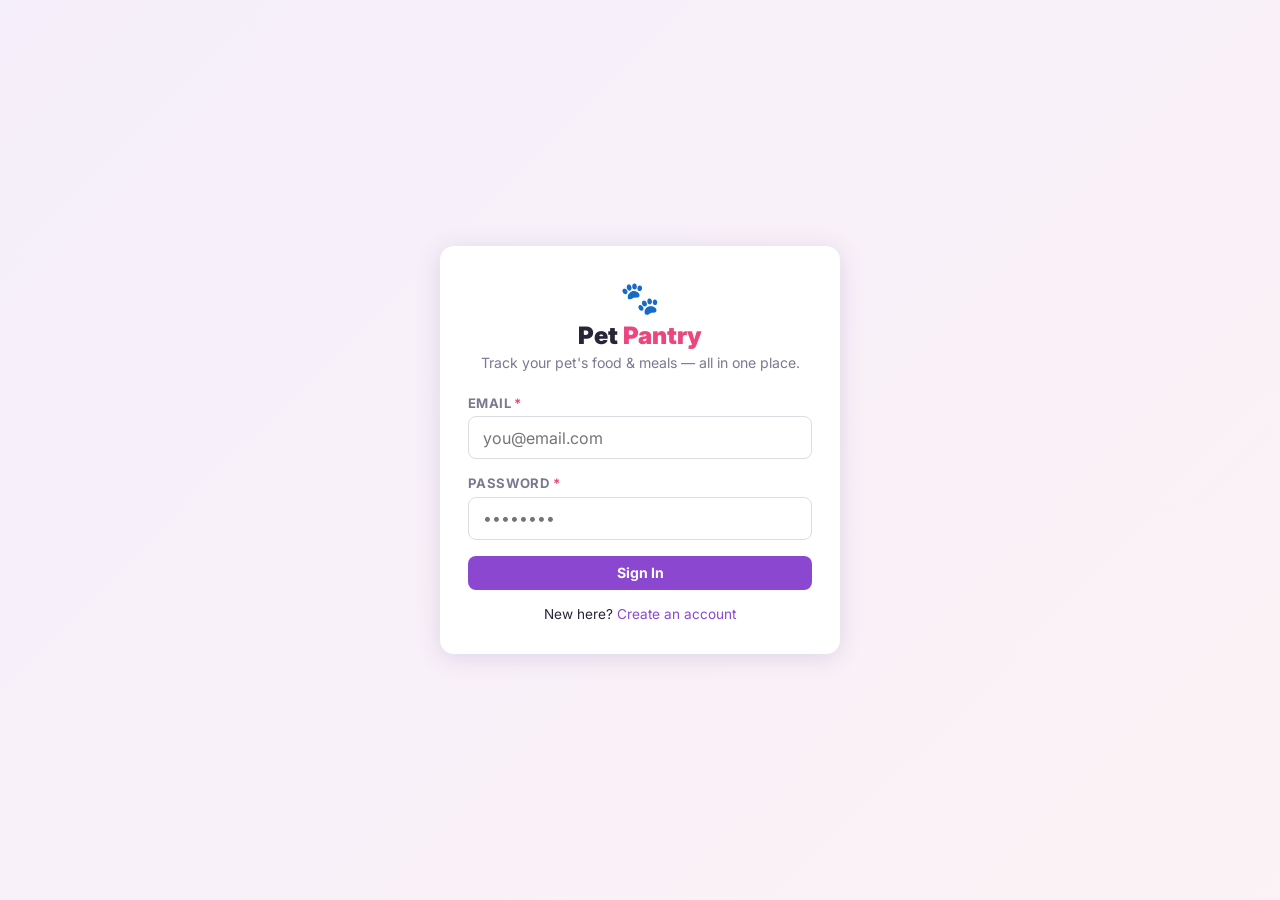
<file: app.html>
<!DOCTYPE html>
<html lang="en">
<head>
<meta charset="UTF-8"/>
<meta name="viewport" content="width=device-width, initial-scale=1.0"/>
<title>Pet Pantry – Sign In</title>
<link rel="preconnect" href="https://fonts.googleapis.com"/>
<link href="https://fonts.googleapis.com/css2?family=Inter:wght@400;600;700;800;900&display=swap" rel="stylesheet"/>
<link rel="stylesheet" href="styles.css"/>
</head>
<body>
<div class="auth-wrap">
  <div class="auth-card">
    <div class="auth-logo">🐾</div>
    <h1>Pet <span style="color:var(--accent)">Pantry</span></h1>
    <p class="auth-sub">Track your pet's food & meals — all in one place.</p>

    <!-- LOGIN FORM -->
    <div id="loginForm">
      <div class="form-group">
        <label>Email <span class="req">*</span></label>
        <input id="loginEmail" type="email" class="form-control" placeholder="you@email.com"/>
      </div>
      <div class="form-group">
        <label>Password <span class="req">*</span></label>
        <input id="loginPass" type="password" class="form-control" placeholder="••••••••"/>
      </div>
      <button class="btn btn-primary btn-full" onclick="doLogin()">Sign In</button>
      <p class="auth-toggle">New here? <a href="#" onclick="toggleAuth()">Create an account</a></p>
    </div>

    <!-- REGISTER FORM -->
    <div id="registerForm" style="display:none">
      <div class="form-group">
        <label>Name <span class="req">*</span></label>
        <input id="regName" type="text" class="form-control" placeholder="Your name"/>
      </div>
      <div class="form-group">
        <label>Email <span class="req">*</span></label>
        <input id="regEmail" type="email" class="form-control" placeholder="you@email.com"/>
      </div>
      <div class="form-group">
        <label>Password <span class="req">*</span></label>
        <input id="regPass" type="password" class="form-control" placeholder="Create a password"/>
      </div>
      <button class="btn btn-primary btn-full" onclick="doRegister()">Create Account</button>
      <p class="auth-toggle">Already have an account? <a href="#" onclick="toggleAuth()">Sign In</a></p>
    </div>
  </div>
</div>

<script src="app.js"></script>
<script>
if (Auth.isLoggedIn()) window.location.href = 'inventory.html';

function toggleAuth() {
  const l = document.getElementById('loginForm');
  const r = document.getElementById('registerForm');
  l.style.display = l.style.display === 'none' ? '' : 'none';
  r.style.display = r.style.display === 'none' ? '' : 'none';
}

function doLogin() {
  const email = document.getElementById('loginEmail').value.trim();
  const pass  = document.getElementById('loginPass').value;
  if (!email || !pass) { toast('Please fill all fields', 'danger'); return; }
  const users = DB.get('users');
  const u = users.find(u => u.email === email && u.password === pass);
  if (!u) { toast('Invalid email or password', 'danger'); return; }
  Auth.login(u);
  window.location.href = 'inventory.html';
}

function doRegister() {
  const name  = document.getElementById('regName').value.trim();
  const email = document.getElementById('regEmail').value.trim();
  const pass  = document.getElementById('regPass').value;
  if (!name || !email || !pass) { toast('Please fill all fields', 'danger'); return; }
  const users = DB.get('users');
  if (users.find(u => u.email === email)) { toast('Email already registered', 'danger'); return; }
  const now = new Date().toISOString();
  const u = { id: uuid(), name, email, password: pass, createdDate: now, lastModifiedDate: now };
  users.push(u);
  DB.set('users', users);
  Auth.login(u);
  window.location.href = 'inventory.html';
}
</script>
</body>
</html>
</file>
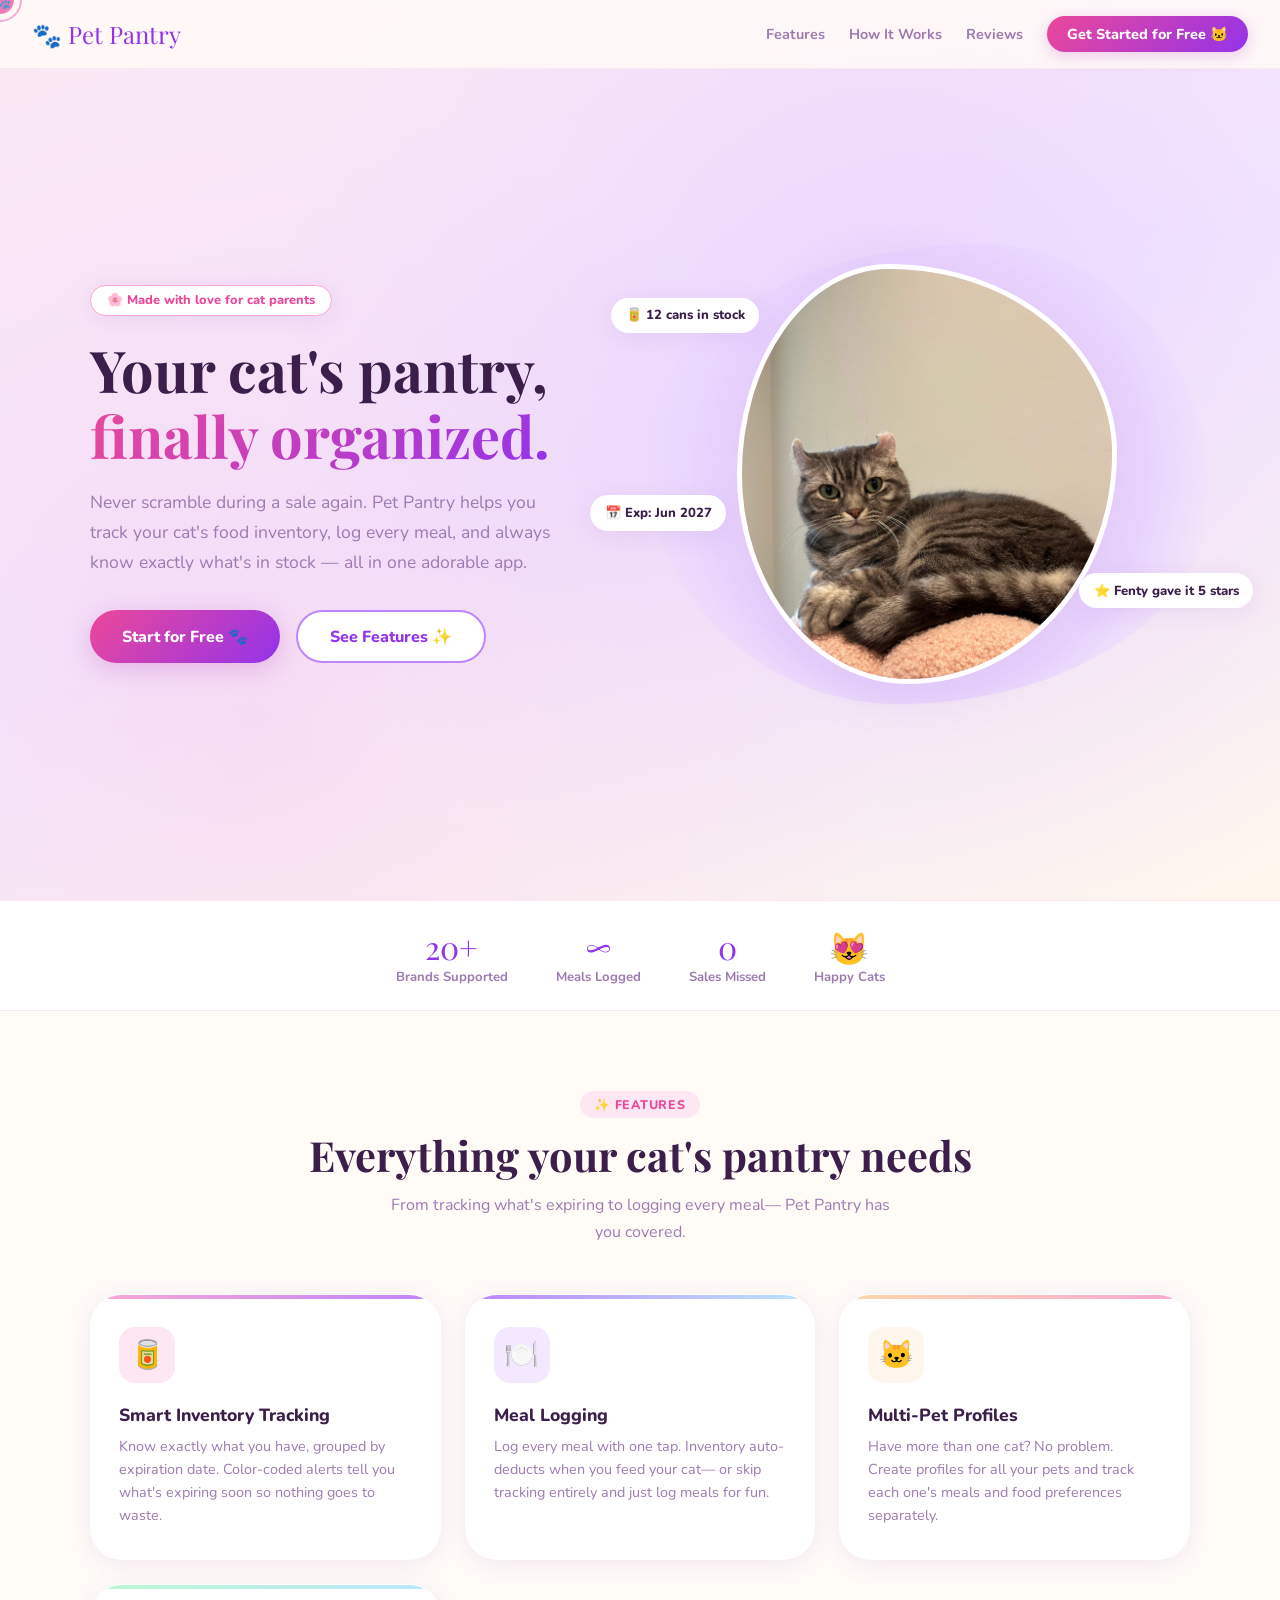
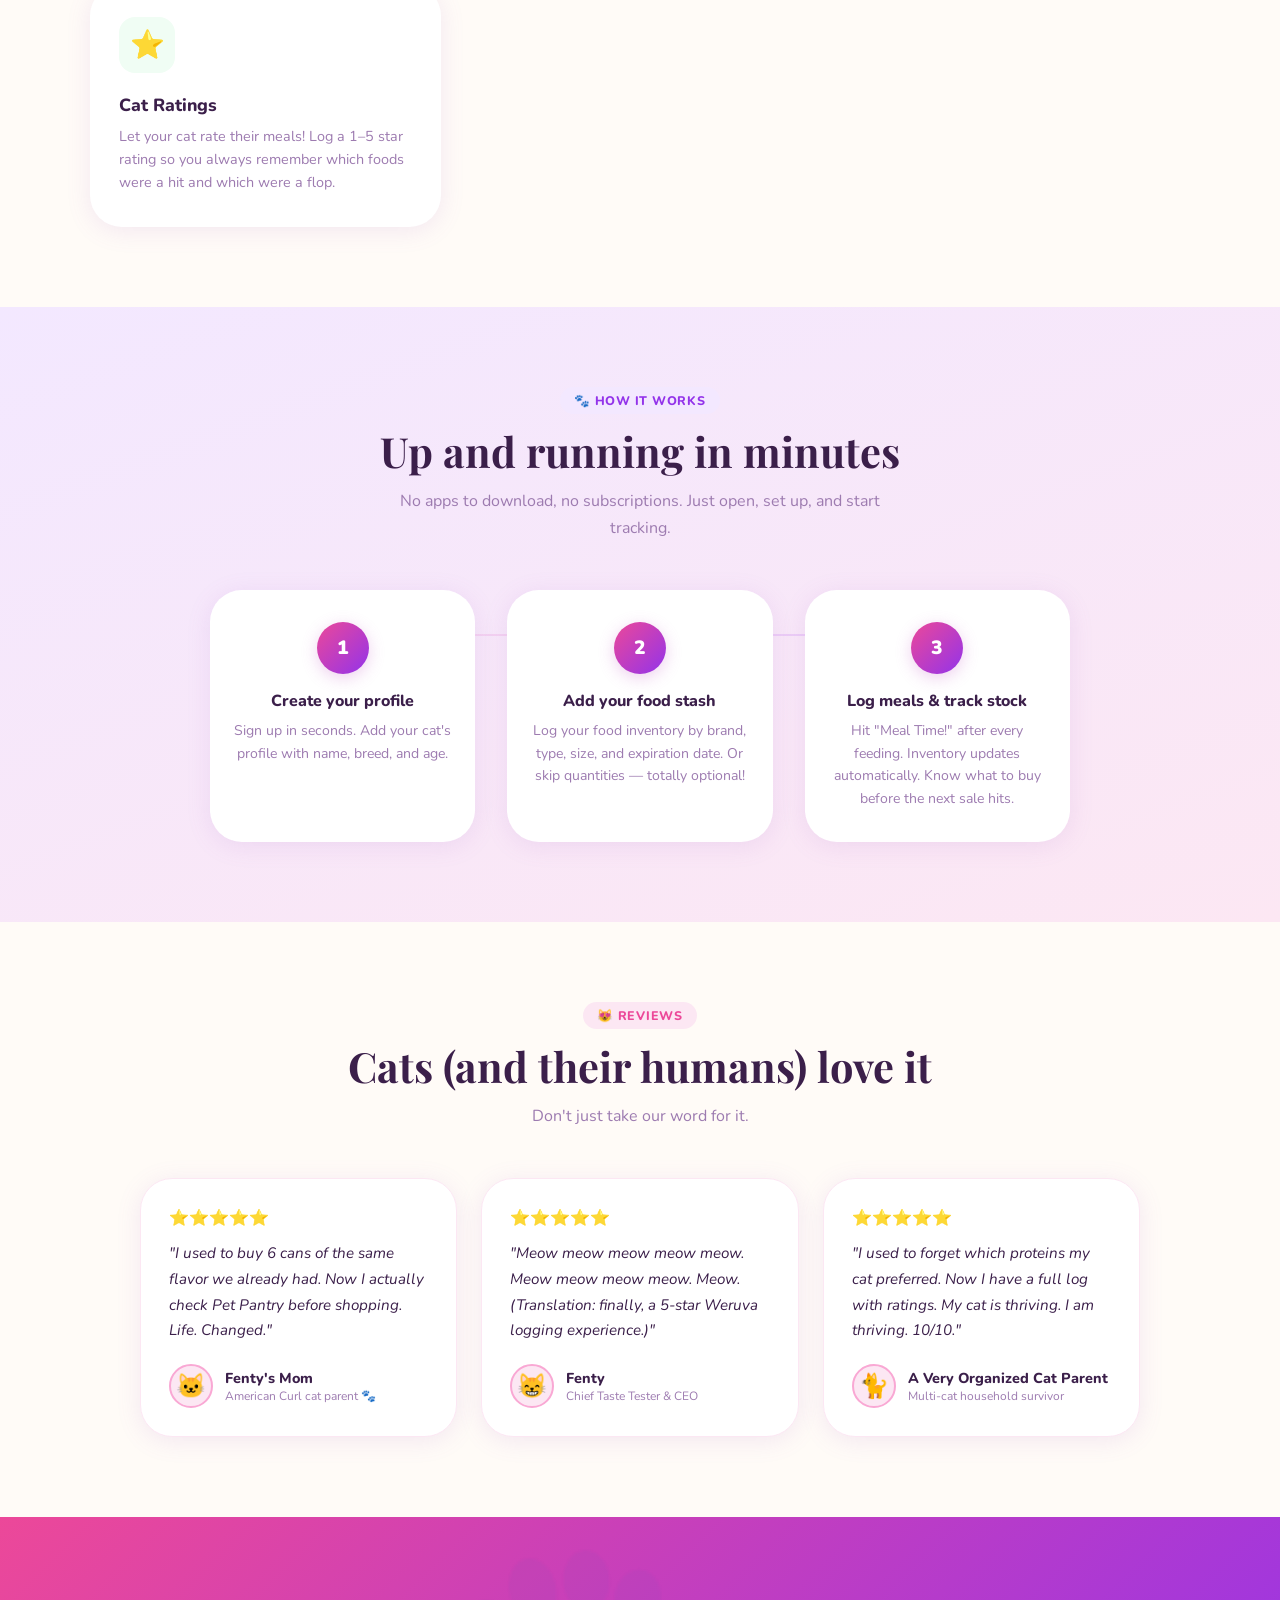
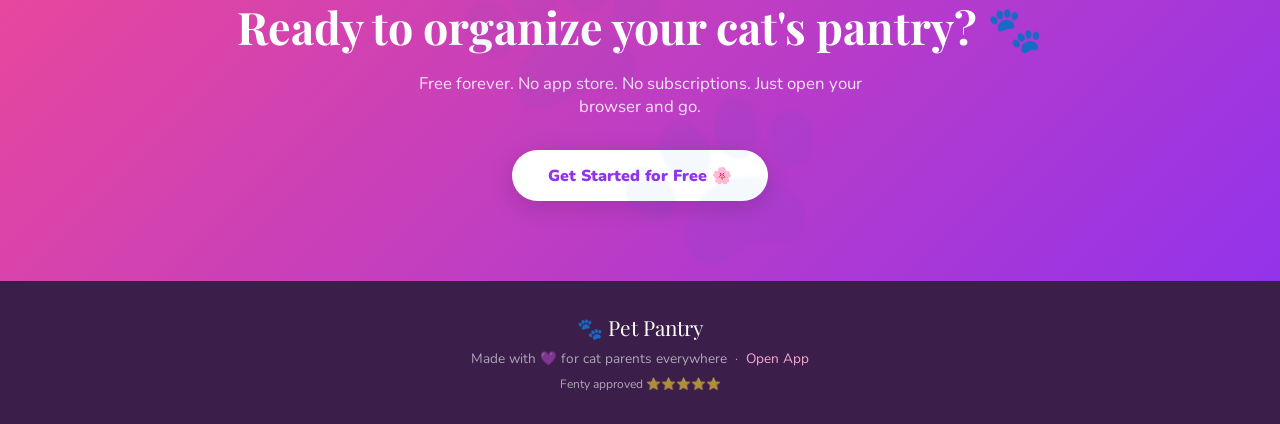
<file: inventory.html>
<!DOCTYPE html>
<html lang="en">
<head>
<meta charset="UTF-8"/>
<meta name="viewport" content="width=device-width, initial-scale=1.0"/>
<title>Pet Pantry – Food Inventory</title>
<link rel="preconnect" href="https://fonts.googleapis.com"/>
<link href="https://fonts.googleapis.com/css2?family=Inter:wght@400;600;700;800;900&display=swap" rel="stylesheet"/>
<link rel="stylesheet" href="styles.css"/>
</head>
<body>
<div class="app-shell">

<!-- Mobile top nav -->
<nav class="topnav">
  <a class="logo" href="inventory.html">🐾 Pet <span>Pantry</span></a>
  <div class="topnav-spacer"></div>
  <div class="nav-user">
    <strong class="nav-user-name"></strong>
    <a href="profile.html" class="avatar-chip nav-user-avatar" style="text-decoration:none"></a>
  </div>
</nav>

<!-- Desktop sidebar -->
<aside class="sidebar">
  <a class="s-logo" href="inventory.html">🐾 Pet <span>Pantry</span></a>
  <a class="s-link" href="inventory.html" data-page="inventory">
    <svg viewBox="0 0 24 24" fill="none" stroke="currentColor" stroke-width="2"><rect x="3" y="3" width="18" height="18" rx="3"/><path d="M9 9h6M9 12h6M9 15h4"/></svg>
    Food Inventory
  </a>
  <a class="s-link" href="meals.html" data-page="meals">
    <svg viewBox="0 0 24 24" fill="none" stroke="currentColor" stroke-width="2"><path d="M18 8h1a4 4 0 0 1 0 8h-1"/><path d="M2 8h16v9a4 4 0 0 1-4 4H6a4 4 0 0 1-4-4V8z"/><line x1="6" y1="1" x2="6" y2="4"/><line x1="10" y1="1" x2="10" y2="4"/><line x1="14" y1="1" x2="14" y2="4"/></svg>
    Meal Logs
  </a>
  <a class="s-link" href="pets.html" data-page="pets">
    <svg viewBox="0 0 24 24" fill="none" stroke="currentColor" stroke-width="2"><circle cx="12" cy="8" r="5"/><path d="M20 21a8 8 0 10-16 0"/></svg>
    My Pets
  </a>
  <div class="s-divider"></div>
  <a class="s-link" href="profile.html" data-page="profile">
    <svg viewBox="0 0 24 24" fill="none" stroke="currentColor" stroke-width="2"><circle cx="12" cy="8" r="4"/><path d="M4 20c0-4 3.6-7 8-7s8 3 8 7"/></svg>
    My Profile
  </a>
  <a class="s-link" href="index.html" onclick="Auth.logout()">
    <svg viewBox="0 0 24 24" fill="none" stroke="currentColor" stroke-width="2"><path d="M9 21H5a2 2 0 01-2-2V5a2 2 0 012-2h4"/><polyline points="16 17 21 12 16 7"/><line x1="21" y1="12" x2="9" y2="12"/></svg>
    Sign Out
  </a>
</aside>

<div class="sidebar-main">
  <div class="page-content">

    <!-- Header -->
    <div class="page-header">
      <h1>🥫 Food Inventory</h1>
      <button class="btn btn-primary btn-sm" onclick="openAddFoodModal()">+ Add Food</button>
    </div>

    <!-- Stats -->
    <div class="stat-row" id="statRow"></div>

    <!-- Search + Filter -->
    <div class="search-wrap">
      <svg width="16" height="16" viewBox="0 0 24 24" fill="none" stroke="currentColor" stroke-width="2"><circle cx="11" cy="11" r="8"/><line x1="21" y1="21" x2="16.65" y2="16.65"/></svg>
      <input type="text" id="searchInput" placeholder="Search brand or name…" oninput="renderInventory()"/>
    </div>
    <div class="filter-chips" id="typeFilter">
      <button class="chip active" data-type="" onclick="setTypeFilter(this,'')">All</button>
      <button class="chip" data-type="dry" onclick="setTypeFilter(this,'dry')">Dry</button>
      <button class="chip" data-type="wet" onclick="setTypeFilter(this,'wet')">Wet</button>
      <button class="chip" data-type="raw" onclick="setTypeFilter(this,'raw')">Raw</button>
      <button class="chip" data-type="freeze dried" onclick="setTypeFilter(this,'freeze dried')">Freeze Dried</button>
      <button class="chip" data-type="all home-cooked" onclick="setTypeFilter(this,'all home-cooked')">Home-Cooked</button>
      <button class="chip" data-type="other" onclick="setTypeFilter(this,'other')">Other</button>
    </div>

    <!-- Inventory list -->
    <div id="inventoryList"></div>

  </div>
</div>
</div>

<!-- Mobile bottom tab bar -->
<nav class="tab-bar">
  <a href="inventory.html" data-page="inventory">
    <svg viewBox="0 0 24 24" fill="none" stroke="currentColor" stroke-width="2"><rect x="3" y="3" width="18" height="18" rx="3"/><path d="M9 9h6M9 12h6M9 15h4"/></svg>
    Pantry
  </a>
  <a href="meals.html" data-page="meals">
    <svg viewBox="0 0 24 24" fill="none" stroke="currentColor" stroke-width="2"><path d="M18 8h1a4 4 0 010 8h-1"/><path d="M2 8h16v9a4 4 0 01-4 4H6a4 4 0 01-4-4V8z"/><line x1="6" y1="1" x2="6" y2="4"/><line x1="10" y1="1" x2="10" y2="4"/><line x1="14" y1="1" x2="14" y2="4"/></svg>
    Meals
  </a>
  <a href="pets.html" data-page="pets">
    <svg viewBox="0 0 24 24" fill="none" stroke="currentColor" stroke-width="2"><circle cx="12" cy="8" r="5"/><path d="M20 21a8 8 0 10-16 0"/></svg>
    Pets
  </a>
  <a href="profile.html" data-page="profile">
    <svg viewBox="0 0 24 24" fill="none" stroke="currentColor" stroke-width="2"><circle cx="12" cy="8" r="4"/><path d="M4 20c0-4 3.6-7 8-7s8 3 8 7"/></svg>
    Profile
  </a>
</nav>


<!-- ══ ADD FOOD MODAL ══════════════════════════════════════ -->
<div class="modal-backdrop" id="addFoodModal">
<div class="modal">
  <div class="modal-header">
    <h2 id="addFoodTitle">Add Food Item</h2>
    <button class="modal-close" onclick="closeModal('addFoodModal')">✕</button>
  </div>

  <!-- Step 1: brand search -->
  <div id="step1">
    <div class="form-group">
      <label>Brand <span class="req">*</span></label>
      <select id="brandSelect" class="form-control" onchange="onBrandChange()">
        <option value="">— Select Brand —</option>
        <option>home-made</option><option>Weruva</option><option>Weruva BFF</option>
        <option>Instinct</option><option>Tiki Cat</option><option>Wellness CORE</option>
        <option>Hill's</option><option>Purina Pro Plan</option><option>Orijen</option>
        <option>Acana</option><option>Merrick</option><option>Rawz</option>
        <option>Ziwi Peak</option><option>Stella &amp; Chewy's</option>
        <option>Feline Natural</option><option>Open Farm</option>
        <option>Vital Essentials</option><option>Blue Buffalo</option>
        <option>Nulo</option><option>Royal Canin</option><option>other</option>
      </select>
    </div>
    <p style="font-size:.82rem;color:var(--text-muted);margin-bottom:.75rem;">
      Existing items for this brand will appear below. Pick one to add inventory, or add a new item.
    </p>
    <div id="existingItems"></div>
    <button class="btn btn-ghost btn-full" id="newItemBtn" style="display:none;margin-top:.5rem" onclick="showStep2()">+ Add New Item for This Brand</button>
  </div>

  <!-- Step 2: full food item form -->
  <div id="step2" style="display:none">
    <input type="hidden" id="editFoodId"/>
    <div class="form-group">
      <label>Brand</label>
      <input id="fBrand" class="form-control" readonly/>
    </div>
    <div class="form-group">
      <label>Name <span class="req">*</span></label>
      <input id="fName" class="form-control" placeholder="e.g. Paw Lickin' Chicken Pâté"/>
    </div>
    <div class="form-row">
      <div class="form-group">
        <label>Type <span class="req">*</span></label>
        <select id="fType" class="form-control">
          <option value="">— Select —</option>
          <option>dry</option><option>wet</option><option>raw</option>
          <option>freeze dried</option><option>all home-cooked</option><option>other</option>
        </select>
      </div>
      <div class="form-group">
        <label>Can/Bag Color</label>
        <select id="fColor" class="form-control">
          <option value="">— None —</option>
          <option>red</option><option>yellow</option><option>green</option>
          <option>blue</option><option>pink</option><option>white</option>
          <option>black</option><option>orange</option><option>purple</option>
        </select>
      </div>
    </div>
    <div class="form-row">
      <div class="form-group" style="flex:1.5">
        <label>Size <span class="req">*</span></label>
        <input id="fSizeNum" type="number" min="0" step="any" class="form-control" placeholder="5.5"/>
      </div>
      <div class="form-group">
        <label>Unit <span class="req">*</span></label>
        <select id="fSizeUnit" class="form-control">
          <option>oz</option><option>g</option><option>kg</option><option>lb</option><option>ml</option>
        </select>
      </div>
    </div>
    <div class="form-group">
      <label>Protein Type <span class="req">*</span> <span style="font-weight:400;text-transform:none">(select all that apply)</span></label>
      <div class="multi-chip-wrap" id="proteinChips">
        <span class="multi-chip" data-val="chicken" onclick="toggleChip(this)">🐔 Chicken</span>
        <span class="multi-chip" data-val="duck"    onclick="toggleChip(this)">🦆 Duck</span>
        <span class="multi-chip" data-val="rabbit"  onclick="toggleChip(this)">🐇 Rabbit</span>
        <span class="multi-chip" data-val="beef"    onclick="toggleChip(this)">🐄 Beef</span>
        <span class="multi-chip" data-val="tuna"    onclick="toggleChip(this)">🐟 Tuna</span>
        <span class="multi-chip" data-val="salmon"  onclick="toggleChip(this)">🐠 Salmon</span>
        <span class="multi-chip" data-val="all other fish" onclick="toggleChip(this)">🐡 Other Fish</span>
        <span class="multi-chip" data-val="shrimp"  onclick="toggleChip(this)">🦐 Shrimp</span>
      </div>
    </div>
    <div class="form-group">
      <label>Purchased From</label>
      <input id="fPurchased" class="form-control" placeholder="e.g. Chewy, PetSmart…"/>
    </div>
    <div class="form-row">
      <div class="form-group">
        <label>Expiration Date</label>
        <input id="fExp" type="text" class="form-control" placeholder="MM/DD/YY"
          pattern="\d{1,2}/\d{1,2}/\d{2,4}"
          oninput="formatDateInput(this)"/>
        <p class="form-hint">Type directly: MM/DD/YY</p>
      </div>
      <div class="form-group">
        <label>Inventory Qty</label>
        <input id="fQty" type="number" min="0" class="form-control" placeholder="Optional"/>
        <p class="form-hint">Leave blank to skip tracking</p>
      </div>
    </div>

    <div class="modal-footer">
      <button class="btn btn-ghost" onclick="showStep1()">← Back</button>
      <button class="btn btn-primary" onclick="saveFoodItem()">Save Food Item</button>
    </div>
  </div>
</div>
</div>

<!-- ══ ADD EXPIRATION DATE MODAL ══════════════════════════ -->
<div class="modal-backdrop" id="addExpModal">
<div class="modal">
  <div class="modal-header">
    <h2>Add Expiration / Inventory</h2>
    <button class="modal-close" onclick="closeModal('addExpModal')">✕</button>
  </div>
  <p id="addExpFoodName" style="font-size:.9rem;color:var(--text-muted);margin-bottom:1rem"></p>
  <div class="form-group">
    <label>Expiration Date</label>
    <input id="newExpDate" type="text" class="form-control" placeholder="MM/DD/YY"
      oninput="formatDateInput(this)"/>
  </div>
  <div class="form-group">
    <label>Inventory Qty</label>
    <input id="newExpQty" type="number" min="0" class="form-control" placeholder="Optional — leave blank to skip"/>
  </div>
  <div class="modal-footer">
    <button class="btn btn-ghost" onclick="closeModal('addExpModal')">Cancel</button>
    <button class="btn btn-primary" onclick="saveNewExp()">Add</button>
  </div>
</div>
</div>

<script src="app.js"></script>
<script>
if (!Auth.require()) throw '';
renderUserChip();
highlightNav('inventory');

const BRANDS = ['home-made','Weruva','Weruva BFF','Instinct','Tiki Cat','Wellness CORE',
  "Hill's",'Purina Pro Plan','Orijen','Acana','Merrick','Rawz','Ziwi Peak',
  "Stella & Chewy's",'Feline Natural','Open Farm','Vital Essentials',
  'Blue Buffalo','Nulo','Royal Canin','other'];

let typeFilter = '';
let _addExpFoodId = null;

// ── Render stats ──────────────────────────────────────────────
function renderStats() {
  const uid  = Auth.currentUser().id;
  const invs = DB.get('inventory').filter(i => i.userId === uid);
  const foods = DB.get('food_items').filter(f => f.userId === uid);
  const tracked = invs.filter(i => i.inventoryNumber !== null && i.inventoryNumber !== '');
  const total = tracked.reduce((s, i) => s + (Number(i.inventoryNumber)||0), 0);
  document.getElementById('statRow').innerHTML = `
    <div class="stat-chip"><div class="sc-val">${foods.length}</div><div class="sc-lbl">Items</div></div>
    <div class="stat-chip"><div class="sc-val">${invs.length}</div><div class="sc-lbl">Entries</div></div>
    <div class="stat-chip"><div class="sc-val">${total}</div><div class="sc-lbl">Units</div></div>`;
}

// ── Render inventory list ─────────────────────────────────────
function renderInventory() {
  const uid   = Auth.currentUser().id;
  const q     = (document.getElementById('searchInput').value || '').toLowerCase();
  let foods   = DB.get('food_items').filter(f => f.userId === uid);
  if (typeFilter) foods = foods.filter(f => f.type === typeFilter);
  if (q) foods = foods.filter(f =>
    f.brand.toLowerCase().includes(q) || f.name.toLowerCase().includes(q));

  const invAll = DB.get('inventory').filter(i => i.userId === uid);
  const el = document.getElementById('inventoryList');

  if (!foods.length) {
    el.innerHTML = `<div class="empty-state">
      <div class="empty-icon">🥫</div>
      <p>No food items yet. Tap <strong>+ Add Food</strong> to get started!</p></div>`;
    return;
  }

  // group foods by brand, sort each food's inv by expDate
  const grouped = {};
  foods.forEach(f => { (grouped[f.brand] = grouped[f.brand] || []).push(f); });

  el.innerHTML = Object.keys(grouped).sort().map(brand => {
    const items = grouped[brand];
    return items.map(food => {
      const invRows = invAll.filter(i => i.foodItemId === food.id)
        .sort((a,b) => (a.expirationDate||'9999') > (b.expirationDate||'9999') ? 1 : -1);

      const colorDot = food.color ? `<span style="display:inline-block;width:10px;height:10px;border-radius:50%;background:${food.color};margin-left:4px;vertical-align:middle"></span>` : '';
      const sizeStr  = food.sizeNum ? `${food.sizeNum} ${food.sizeUnit}` : '';
      const proteins = (food.proteins||[]).join(', ');

      const expHTML = invRows.length ? invRows.map(inv => {
        const cls = expClass(inv.expirationDate);
        const lbl = expLabel(inv.expirationDate);
        const qtyDisplay = inv.inventoryNumber !== null && inv.inventoryNumber !== ''
          ? `<span class="exp-qty">${inv.inventoryNumber} units</span>`
          : `<span class="exp-qty" style="color:var(--text-muted)">—</span>`;
        return `<div class="exp-row" id="exprow-${inv.id}">
          <span class="exp-badge ${cls}">${lbl}</span>
          <span style="font-size:.8rem;color:var(--text-muted)">${fmtDate(inv.expirationDate)}</span>
          ${qtyDisplay}
          <div class="exp-actions">
            <button class="btn btn-ghost btn-sm" onclick="startAdjust('${inv.id}')">Adjust</button>
          </div>
        </div>`;
      }).join('') : `<div class="exp-row" style="color:var(--text-muted);font-size:.82rem">No inventory entries yet.</div>`;

      return `<div class="card">
        <div class="card-header" onclick="toggleCard('cb-${food.id}')">
          <div class="card-icon">${typeIcon(food.type)}</div>
          <div class="card-title">
            <h3>${food.brand} – ${food.name}${colorDot}</h3>
            <p>${food.type} · ${sizeStr}${proteins ? ' · ' + proteins : ''}</p>
          </div>
          <svg class="card-chevron" id="chev-${food.id}" viewBox="0 0 24 24" width="18" fill="none" stroke="currentColor" stroke-width="2"><polyline points="6 9 12 15 18 9"/></svg>
        </div>
        <div class="card-body" id="cb-${food.id}">
          ${expHTML}
          <div style="display:flex;gap:.5rem;margin-top:.75rem">
            <button class="btn btn-ghost btn-sm" onclick="openAddExp('${food.id}','${food.brand} ${food.name}')">+ Add Expiration Date</button>
            <button class="btn btn-ghost btn-sm" onclick="editFood('${food.id}')">Edit Item</button>
          </div>
        </div>
      </div>`;
    }).join('');
  }).join('');

  renderStats();
}

function typeIcon(t) {
  return {dry:'🌾',wet:'🥫',raw:'🥩','freeze dried':'❄️','all home-cooked':'🍳',other:'🐾'}[t] || '🐾';
}

function toggleCard(id) {
  const body = document.getElementById(id);
  const chev = document.getElementById(id.replace('cb-','chev-'));
  body.classList.toggle('open');
  if (chev) chev.classList.toggle('open');
}

// ── Type filter ───────────────────────────────────────────────
function setTypeFilter(btn, val) {
  typeFilter = val;
  document.querySelectorAll('.filter-chips .chip').forEach(c => c.classList.remove('active'));
  btn.classList.add('active');
  renderInventory();
}

// ── Add Food modal – Step 1 ───────────────────────────────────
function openAddFoodModal() {
  document.getElementById('editFoodId').value = '';
  document.getElementById('addFoodTitle').textContent = 'Add Food Item';
  showStep1();
  document.getElementById('brandSelect').value = '';
  document.getElementById('existingItems').innerHTML = '';
  document.getElementById('newItemBtn').style.display = 'none';
  openModal('addFoodModal');
}

function onBrandChange() {
  const brand = document.getElementById('brandSelect').value;
  if (!brand) { document.getElementById('existingItems').innerHTML=''; document.getElementById('newItemBtn').style.display='none'; return; }
  const uid  = Auth.currentUser().id;
  const foods = DB.get('food_items').filter(f => f.userId === uid && f.brand === brand);
  const el = document.getElementById('existingItems');
  if (foods.length) {
    el.innerHTML = `<p style="font-size:.8rem;color:var(--text-muted);margin-bottom:.5rem">You already have these items. Select one to add more inventory:</p>` +
      foods.map(f => `<button class="btn btn-ghost btn-full" style="margin-bottom:.35rem;justify-content:flex-start"
        onclick="quickAddExp('${f.id}','${f.brand} ${f.name}')">${f.name} <span style="margin-left:auto;font-size:.75rem;color:var(--text-muted)">${f.type} · ${f.sizeNum} ${f.sizeUnit}</span></button>`).join('');
  } else { el.innerHTML = ''; }
  document.getElementById('newItemBtn').style.display = '';
}

function showStep1() {
  document.getElementById('step1').style.display = '';
  document.getElementById('step2').style.display = 'none';
}

function showStep2() {
  const brand = document.getElementById('brandSelect').value;
  if (!brand) { toast('Please select a brand first','danger'); return; }
  document.getElementById('fBrand').value = brand;
  document.getElementById('step1').style.display = 'none';
  document.getElementById('step2').style.display = '';
}

function toggleChip(el) { el.classList.toggle('sel'); }

function formatDateInput(inp) {
  // auto-insert slashes MM/DD/YY
  let v = inp.value.replace(/\D/g,'');
  if (v.length > 2) v = v.slice(0,2) + '/' + v.slice(2);
  if (v.length > 5) v = v.slice(0,5) + '/' + v.slice(5,7);
  inp.value = v;
}

function parseMDY(str) {
  // MM/DD/YY or MM/DD/YYYY → ISO yyyy-mm-dd
  if (!str) return '';
  const p = str.split('/');
  if (p.length !== 3) return '';
  const yr = p[2].length === 2 ? '20' + p[2] : p[2];
  return `${yr}-${p[0].padStart(2,'0')}-${p[1].padStart(2,'0')}`;
}

function saveFoodItem() {
  const brand   = document.getElementById('fBrand').value;
  const name    = document.getElementById('fName').value.trim();
  const type    = document.getElementById('fType').value;
  const sizeNum = document.getElementById('fSizeNum').value;
  const sizeUnit= document.getElementById('fSizeUnit').value;
  const proteins= [...document.querySelectorAll('#proteinChips .sel')].map(c=>c.dataset.val);
  const color   = document.getElementById('fColor').value;
  const purchased=document.getElementById('fPurchased').value.trim();
  const expRaw  = document.getElementById('fExp').value.trim();
  const qty     = document.getElementById('fQty').value;

  if (!brand||!name||!type||!sizeNum||!proteins.length) {
    toast('Please fill all required fields','danger'); return;
  }

  const uid = Auth.currentUser().id;
  const now = new Date().toISOString();
  const foods = DB.get('food_items');
  let editId = document.getElementById('editFoodId').value;
  let food;

  if (editId) {
    food = foods.find(f=>f.id===editId);
    Object.assign(food,{brand,name,type,sizeNum,sizeUnit,proteins,color,purchased,lastModifiedDate:now});
    DB.set('food_items',foods);
  } else {
    food = {id:uuid(),userId:uid,brand,name,type,sizeNum,sizeUnit,proteins,color,purchased,createdDate:now,lastModifiedDate:now};
    foods.push(food);
    DB.set('food_items',foods);
  }

  // create inventory entry if exp or qty provided
  const expISO = parseMDY(expRaw);
  if (expISO || qty) {
    const invs = DB.get('inventory');
    invs.push({id:uuid(),userId:uid,foodItemId:food.id,
      expirationDate: expISO||null,
      inventoryNumber: qty!==''? Number(qty): null});
    DB.set('inventory',invs);
  }

  closeModal('addFoodModal');
  toast(editId ? 'Food item updated!':'Food item added! 🎉','success');
  renderInventory();
}

// ── Edit existing food ────────────────────────────────────────
function editFood(foodId) {
  const food = DB.get('food_items').find(f=>f.id===foodId);
  if (!food) return;
  document.getElementById('editFoodId').value = foodId;
  document.getElementById('addFoodTitle').textContent = 'Edit Food Item';
  document.getElementById('brandSelect').value = food.brand;
  document.getElementById('fBrand').value = food.brand;
  document.getElementById('fName').value  = food.name;
  document.getElementById('fType').value  = food.type;
  document.getElementById('fColor').value = food.color||'';
  document.getElementById('fSizeNum').value  = food.sizeNum;
  document.getElementById('fSizeUnit').value = food.sizeUnit;
  document.getElementById('fPurchased').value= food.purchased||'';
  document.querySelectorAll('#proteinChips .multi-chip').forEach(c=>{
    c.classList.toggle('sel',(food.proteins||[]).includes(c.dataset.val));
  });
  document.getElementById('fExp').value = '';
  document.getElementById('fQty').value = '';
  showStep2();
  openModal('addFoodModal');
}

// ── Adjust inline ─────────────────────────────────────────────
function startAdjust(invId) {
  const row = document.getElementById('exprow-'+invId);
  const inv = DB.get('inventory').find(i=>i.id===invId);
  if (!inv) return;
  const cur = inv.inventoryNumber !== null ? inv.inventoryNumber : '';
  const existing = row.querySelector('.inline-adjust');
  if (existing) { existing.remove(); return; }
  const div = document.createElement('div');
  div.className='inline-adjust';
  div.innerHTML=`<input type="number" min="0" value="${cur}" id="adj-${invId}" style="width:72px"/>
    <button class="btn btn-primary btn-sm" onclick="saveAdjust('${invId}')">Update</button>
    <button class="btn btn-ghost btn-sm" onclick="document.getElementById('exprow-${invId}').querySelector('.inline-adjust').remove()">Cancel</button>`;
  row.appendChild(div);
}

function saveAdjust(invId) {
  const val = document.getElementById('adj-'+invId).value;
  const invs = DB.get('inventory');
  const inv = invs.find(i=>i.id===invId);
  inv.inventoryNumber = val===''? null : Number(val);
  DB.set('inventory',invs);
  toast('Inventory updated!','success');
  renderInventory();
}

// ── Add new expiration date ───────────────────────────────────
function openAddExp(foodId, foodName) {
  _addExpFoodId = foodId;
  document.getElementById('addExpFoodName').textContent = foodName;
  document.getElementById('newExpDate').value='';
  document.getElementById('newExpQty').value='';
  openModal('addExpModal');
}
function quickAddExp(foodId,foodName) {
  closeModal('addFoodModal');
  openAddExp(foodId,foodName);
}
function saveNewExp() {
  const expRaw = document.getElementById('newExpDate').value.trim();
  const qty    = document.getElementById('newExpQty').value;
  const uid    = Auth.currentUser().id;
  const expISO = parseMDY(expRaw);
  const invs   = DB.get('inventory');
  invs.push({id:uuid(),userId:uid,foodItemId:_addExpFoodId,
    expirationDate:expISO||null, inventoryNumber:qty!==''?Number(qty):null});
  DB.set('inventory',invs);
  closeModal('addExpModal');
  toast('Inventory entry added!','success');
  renderInventory();
}

// ── Modal helpers ─────────────────────────────────────────────
function openModal(id) { document.getElementById(id).classList.add('open'); }
function closeModal(id) { document.getElementById(id).classList.remove('open'); }
document.querySelectorAll('.modal-backdrop').forEach(m=>{
  m.addEventListener('click', e=>{ if(e.target===m) m.classList.remove('open'); });
});

renderInventory();
</script>
</body>
</html>
</file>
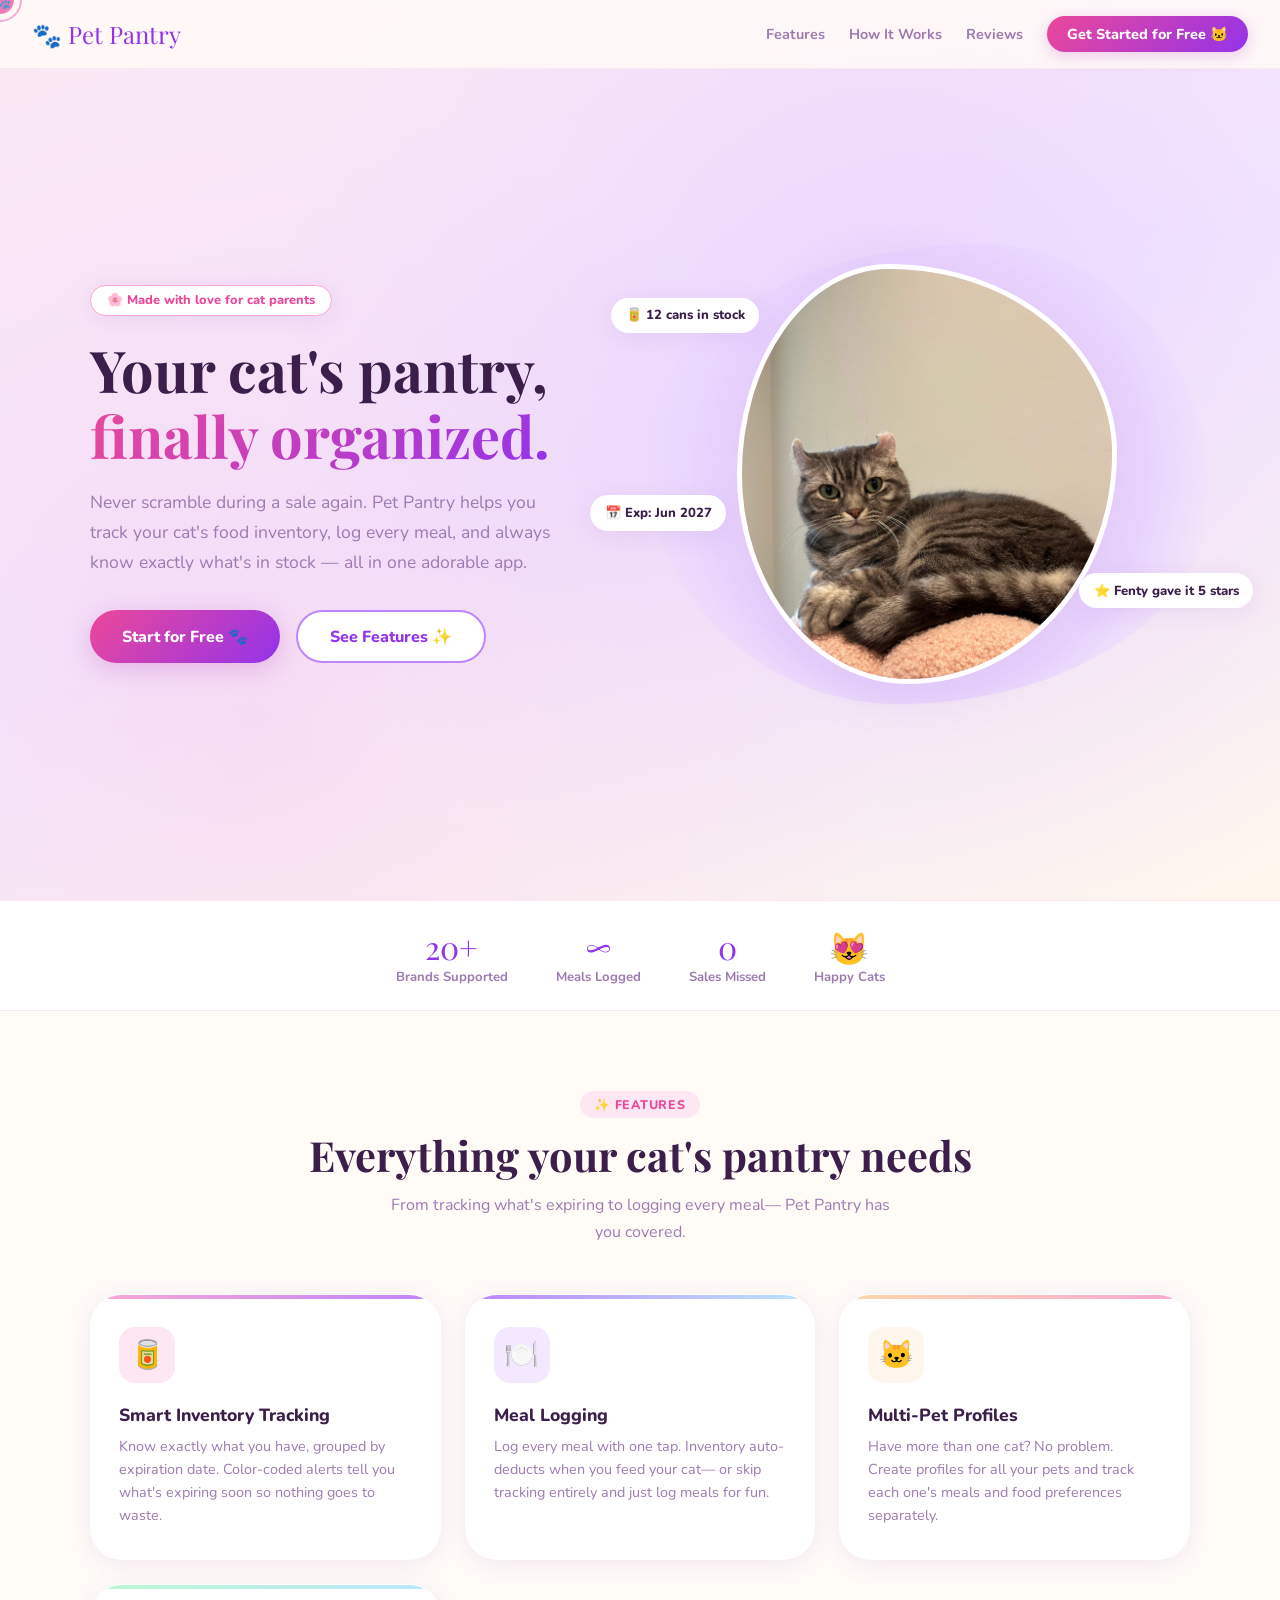
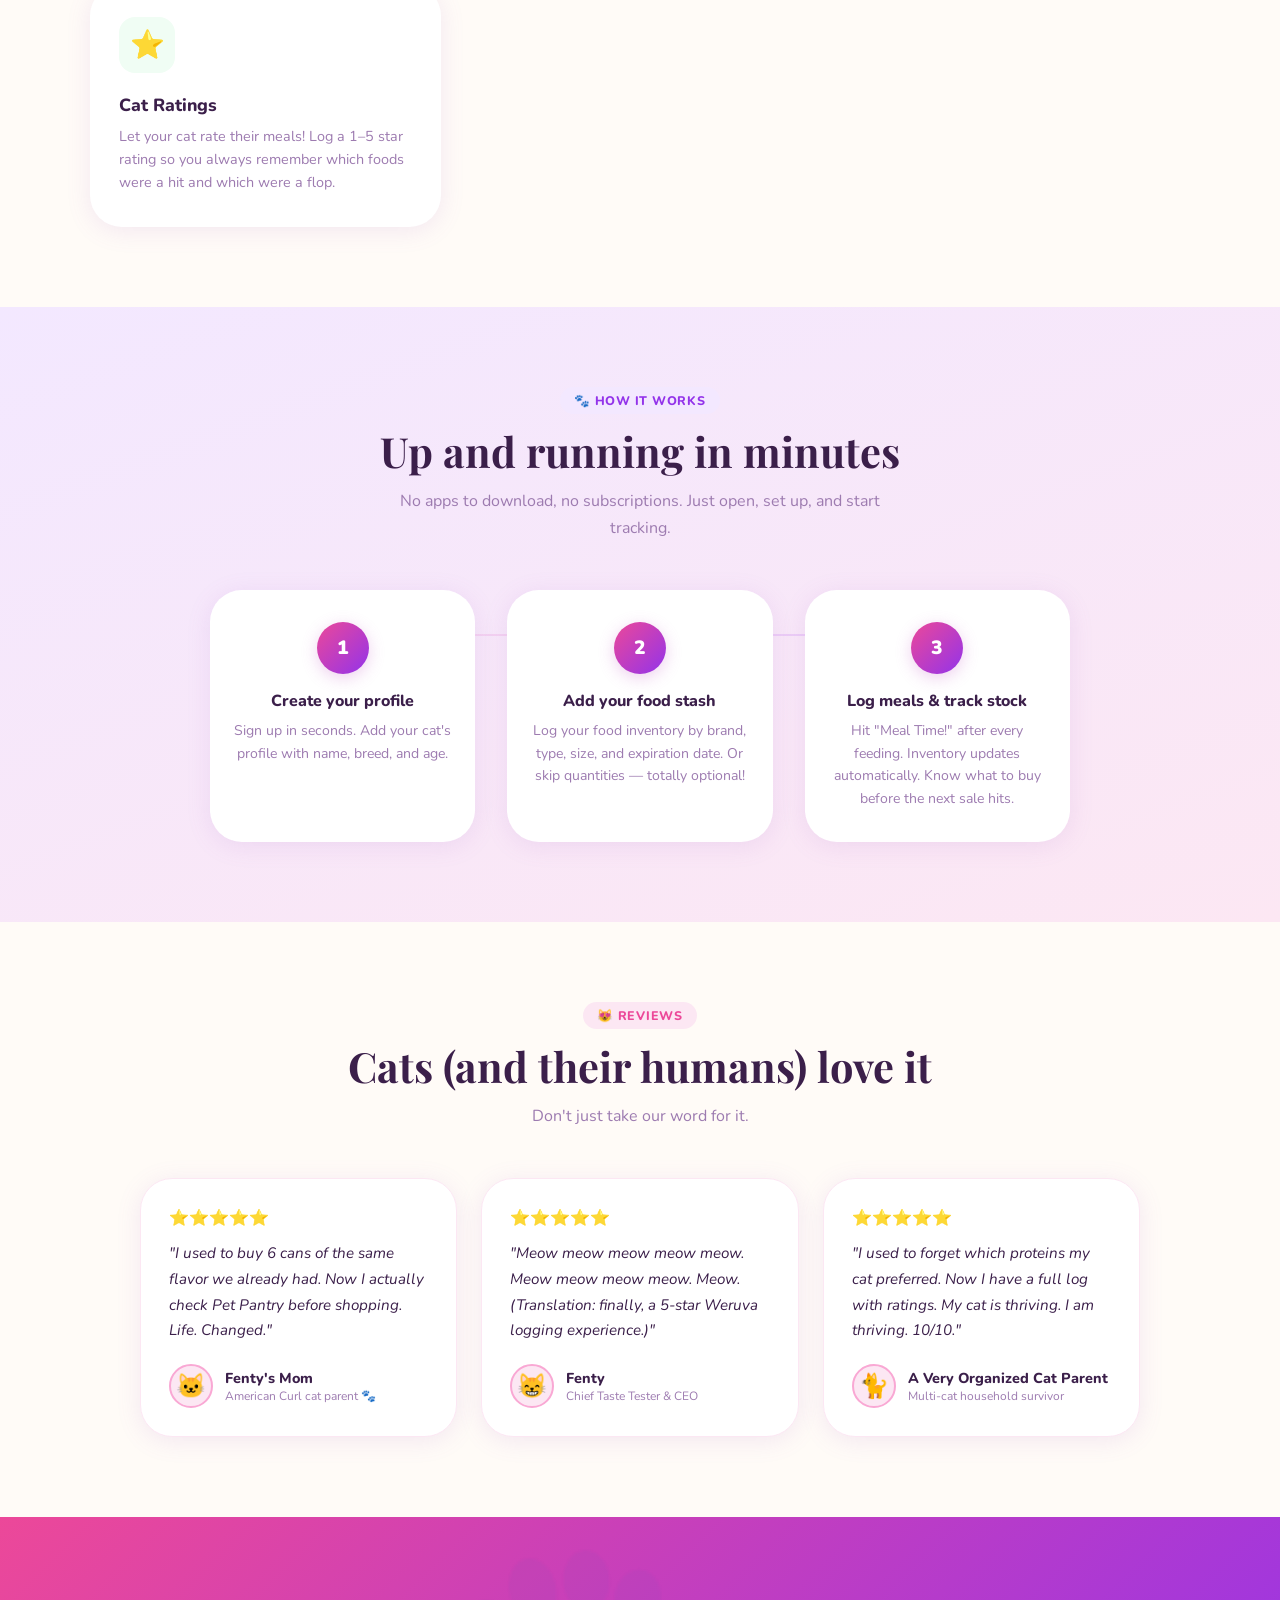
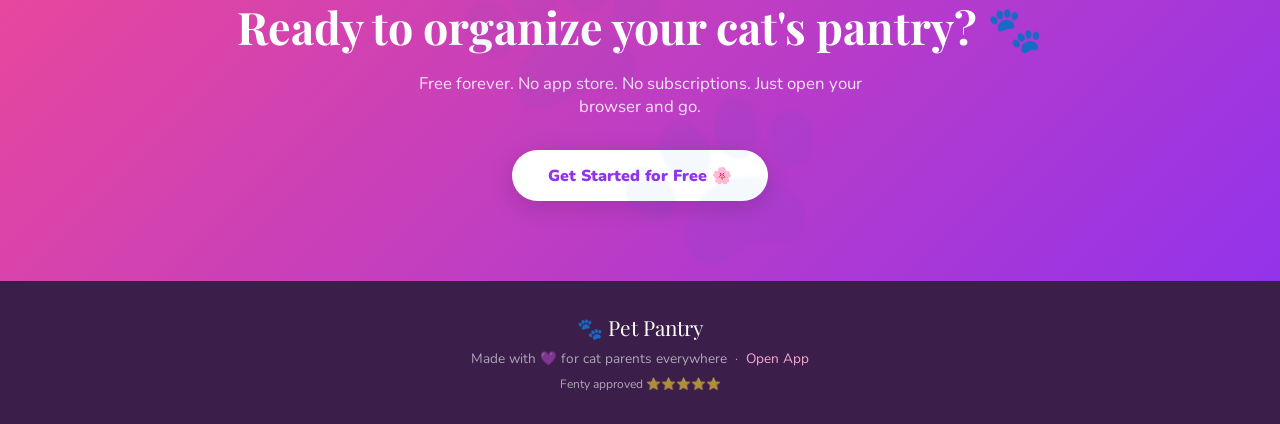
<file: meals.html>
<!DOCTYPE html>
<html lang="en">
<head>
<meta charset="UTF-8"/>
<meta name="viewport" content="width=device-width, initial-scale=1.0"/>
<title>Pet Pantry – Meal Logs</title>
<link rel="preconnect" href="https://fonts.googleapis.com"/>
<link href="https://fonts.googleapis.com/css2?family=Inter:wght@400;600;700;800;900&display=swap" rel="stylesheet"/>
<link rel="stylesheet" href="styles.css"/>
</head>
<body>
<div class="app-shell">

<nav class="topnav">
  <a class="logo" href="inventory.html">🐾 Pet <span>Pantry</span></a>
  <div class="topnav-spacer"></div>
  <div class="nav-user">
    <strong class="nav-user-name"></strong>
    <a href="profile.html" class="avatar-chip nav-user-avatar" style="text-decoration:none"></a>
  </div>
</nav>
<aside class="sidebar">
  <a class="s-logo" href="inventory.html">🐾 Pet <span>Pantry</span></a>
  <a class="s-link" href="inventory.html" data-page="inventory">
    <svg viewBox="0 0 24 24" fill="none" stroke="currentColor" stroke-width="2"><rect x="3" y="3" width="18" height="18" rx="3"/><path d="M9 9h6M9 12h6M9 15h4"/></svg>Food Inventory</a>
  <a class="s-link" href="meals.html" data-page="meals">
    <svg viewBox="0 0 24 24" fill="none" stroke="currentColor" stroke-width="2"><path d="M18 8h1a4 4 0 010 8h-1"/><path d="M2 8h16v9a4 4 0 01-4 4H6a4 4 0 01-4-4V8z"/><line x1="6" y1="1" x2="6" y2="4"/><line x1="10" y1="1" x2="10" y2="4"/><line x1="14" y1="1" x2="14" y2="4"/></svg>Meal Logs</a>
  <a class="s-link" href="pets.html" data-page="pets">
    <svg viewBox="0 0 24 24" fill="none" stroke="currentColor" stroke-width="2"><circle cx="12" cy="8" r="5"/><path d="M20 21a8 8 0 10-16 0"/></svg>My Pets</a>
  <div class="s-divider"></div>
  <a class="s-link" href="profile.html" data-page="profile">
    <svg viewBox="0 0 24 24" fill="none" stroke="currentColor" stroke-width="2"><circle cx="12" cy="8" r="4"/><path d="M4 20c0-4 3.6-7 8-7s8 3 8 7"/></svg>My Profile</a>
  <a class="s-link" href="index.html" onclick="Auth.logout()">
    <svg viewBox="0 0 24 24" fill="none" stroke="currentColor" stroke-width="2"><path d="M9 21H5a2 2 0 01-2-2V5a2 2 0 012-2h4"/><polyline points="16 17 21 12 16 7"/><line x1="21" y1="12" x2="9" y2="12"/></svg>Sign Out</a>
</aside>

<div class="sidebar-main">
<div class="page-content">

  <div class="page-header">
    <h1>🍽️ Meal Logs</h1>
    <button class="btn btn-accent" onclick="openMealModal()">🐱 Meal Time!</button>
  </div>

  <!-- Filters -->
  <div style="display:flex;gap:.5rem;flex-wrap:wrap;margin-bottom:.75rem;align-items:center">
    <div class="filter-chips" style="margin:0">
      <button class="chip active" data-dr="week" onclick="setDateRange(this,'week')">This Week</button>
      <button class="chip" data-dr="today" onclick="setDateRange(this,'today')">Today</button>
      <button class="chip" data-dr="month" onclick="setDateRange(this,'month')">This Month</button>
      <button class="chip" data-dr="year" onclick="setDateRange(this,'year')">This Year</button>
      <button class="chip" data-dr="all" onclick="setDateRange(this,'all')">All</button>
    </div>
    <select id="limitSel" class="form-control" style="width:auto;padding:.3rem .6rem;font-size:.82rem" onchange="renderMeals()">
      <option value="10">Show 10</option>
      <option value="25">Show 25</option>
      <option value="50">Show 50</option>
    </select>
  </div>

  <div id="mealList"></div>
</div>
</div>
</div>

<nav class="tab-bar">
  <a href="inventory.html" data-page="inventory">
    <svg viewBox="0 0 24 24" fill="none" stroke="currentColor" stroke-width="2"><rect x="3" y="3" width="18" height="18" rx="3"/><path d="M9 9h6M9 12h6M9 15h4"/></svg>Pantry</a>
  <a href="meals.html" data-page="meals">
    <svg viewBox="0 0 24 24" fill="none" stroke="currentColor" stroke-width="2"><path d="M18 8h1a4 4 0 010 8h-1"/><path d="M2 8h16v9a4 4 0 01-4 4H6a4 4 0 01-4-4V8z"/><line x1="6" y1="1" x2="6" y2="4"/><line x1="10" y1="1" x2="10" y2="4"/><line x1="14" y1="1" x2="14" y2="4"/></svg>Meals</a>
  <a href="pets.html" data-page="pets">
    <svg viewBox="0 0 24 24" fill="none" stroke="currentColor" stroke-width="2"><circle cx="12" cy="8" r="5"/><path d="M20 21a8 8 0 10-16 0"/></svg>Pets</a>
  <a href="profile.html" data-page="profile">
    <svg viewBox="0 0 24 24" fill="none" stroke="currentColor" stroke-width="2"><circle cx="12" cy="8" r="4"/><path d="M4 20c0-4 3.6-7 8-7s8 3 8 7"/></svg>Profile</a>
</nav>


<!-- ══ LOG MEAL MODAL ══════════════════════════════════════ -->
<div class="modal-backdrop" id="mealModal">
<div class="modal">
  <div class="modal-header">
    <h2>🐱 Log a Meal</h2>
    <button class="modal-close" onclick="closeModal('mealModal')">✕</button>
  </div>

  <div class="form-group">
    <label>Date &amp; Time <span class="req">*</span></label>
    <input id="mDate" type="datetime-local" class="form-control"/>
  </div>

  <div class="form-group">
    <label>Pet <span class="req">*</span></label>
    <select id="mPet" class="form-control">
      <option value="">— Select pet —</option>
    </select>
    <p class="form-hint" id="mPetHint"></p>
  </div>

  <div class="form-group">
    <label>Food <span class="req">*</span></label>
    <input id="mFoodSearch" class="form-control" placeholder="Type to search food…" oninput="renderFoodSuggestions()"/>
    <div id="mFoodSuggestions" style="margin-top:.35rem"></div>
    <input type="hidden" id="mFoodInvId"/>
    <p class="form-hint" id="mFoodSelected" style="color:var(--primary);font-weight:700"></p>
  </div>

  <div class="form-row">
    <div class="form-group">
      <label>Serving Size</label>
      <select id="mSize" class="form-control">
        <option value="">— Select —</option>
        <option>2.8 oz</option><option>5 oz</option><option>1 bowl</option>
      </select>
    </div>
    <div class="form-group">
      <label>Amount <span class="req">*</span></label>
      <input id="mAmount" type="number" min="0" step="any" class="form-control" placeholder="1"/>
    </div>
  </div>

  <div class="form-group">
    <label>Cat Rating</label>
    <div class="multi-chip-wrap" id="ratingChips">
      <span class="multi-chip" data-val="1" onclick="selectRating(this)">⭐ 1</span>
      <span class="multi-chip" data-val="2" onclick="selectRating(this)">⭐ 2</span>
      <span class="multi-chip" data-val="3" onclick="selectRating(this)">⭐ 3</span>
      <span class="multi-chip" data-val="4" onclick="selectRating(this)">⭐ 4</span>
      <span class="multi-chip" data-val="5" onclick="selectRating(this)">⭐ 5</span>
    </div>
  </div>

  <div class="form-group">
    <label>Notes</label>
    <textarea id="mNote" class="form-control" rows="2" placeholder="Anything to note…"></textarea>
  </div>

  <div class="modal-footer">
    <button class="btn btn-ghost" onclick="closeModal('mealModal')">Cancel</button>
    <button class="btn btn-accent" onclick="saveMeal()">Log Meal 🐾</button>
  </div>
</div>
</div>

<script src="app.js"></script>
<script>
if (!Auth.require()) throw '';
renderUserChip();
highlightNav('meals');

let dateRange = 'week';
let _mRating  = null;
let _selectedInv = null;

function setDateRange(btn, val) {
  dateRange = val;
  document.querySelectorAll('[data-dr]').forEach(c=>c.classList.remove('active'));
  btn.classList.add('active');
  renderMeals();
}

function renderMeals() {
  const uid   = Auth.currentUser().id;
  const limit = Number(document.getElementById('limitSel').value);
  const pets  = DB.get('pets').filter(p=>p.userId===uid);
  const foods = DB.get('food_items').filter(f=>f.userId===uid);
  const invs  = DB.get('inventory').filter(i=>i.userId===uid);
  let logs    = DB.get('meal_logs').filter(l=>l.userId===uid)
                  .sort((a,b)=> new Date(b.dateTime)-new Date(a.dateTime));

  // date filter
  const now = new Date(); const d = new Date();
  if (dateRange==='today') { d.setHours(0,0,0,0); logs=logs.filter(l=>new Date(l.dateTime)>=d); }
  else if (dateRange==='week') { d.setDate(d.getDate()-7); logs=logs.filter(l=>new Date(l.dateTime)>=d); }
  else if (dateRange==='month') { d.setMonth(d.getMonth()-1); logs=logs.filter(l=>new Date(l.dateTime)>=d); }
  else if (dateRange==='year') { d.setFullYear(d.getFullYear()-1); logs=logs.filter(l=>new Date(l.dateTime)>=d); }

  logs = logs.slice(0, limit);
  const el = document.getElementById('mealList');

  if (!logs.length) {
    el.innerHTML=`<div class="empty-state"><div class="empty-icon">🍽️</div><p>No meals logged yet. Tap <strong>Meal Time!</strong> to get started!</p></div>`;
    return;
  }

  el.innerHTML = logs.map(log=>{
    const pet   = pets.find(p=>p.id===log.petId);
    const inv   = invs.find(i=>i.id===log.inventoryTableId);
    const food  = inv ? foods.find(f=>f.id===inv.foodItemId) : null;
    const stars = log.catRating ? '⭐'.repeat(Number(log.catRating)) : '';
    const sizeStr = log.size ? log.size+' × ' : '';
    return `<div class="meal-card">
      <div>
        <div class="mc-pet">${pet?pet.name:'Unknown pet'}</div>
        <div class="mc-food">${food? food.brand+' '+food.name : log.foodLabel||'—'}</div>
        <div class="mc-meta">${sizeStr}${log.amount||''} serving${log.note?' · '+log.note:''}</div>
        ${stars?`<div class="star-rating">${stars}</div>`:''}
      </div>
      <div class="mc-date">${fmtDateTime(log.dateTime)}</div>
    </div>`;
  }).join('');
}

// ── Open meal modal ───────────────────────────────────────────
function openMealModal() {
  const uid  = Auth.currentUser().id;
  const pets = DB.get('pets').filter(p=>p.userId===uid);
  const petSel = document.getElementById('mPet');
  petSel.innerHTML = '<option value="">— Select pet —</option>';

  if (!pets.length) {
    document.getElementById('mPetHint').innerHTML =
      '<a href="pets.html">Please add your pet profile first →</a>';
  } else {
    document.getElementById('mPetHint').textContent='';
    pets.forEach(p=>{ const o=document.createElement('option'); o.value=p.id; o.textContent=p.name; petSel.appendChild(o); });
    if (pets.length===1) petSel.value=pets[0].id;
  }

  document.getElementById('mDate').value   = nowISO();
  document.getElementById('mFoodSearch').value = '';
  document.getElementById('mFoodSuggestions').innerHTML='';
  document.getElementById('mFoodInvId').value='';
  document.getElementById('mFoodSelected').textContent='';
  document.getElementById('mAmount').value='1';
  document.getElementById('mSize').value='';
  document.getElementById('mNote').value='';
  _mRating=null; _selectedInv=null;
  document.querySelectorAll('#ratingChips .multi-chip').forEach(c=>c.classList.remove('sel'));
  openModal('mealModal');
}

function renderFoodSuggestions() {
  const q   = document.getElementById('mFoodSearch').value.toLowerCase();
  const uid = Auth.currentUser().id;
  const foods = DB.get('food_items').filter(f=>f.userId===uid);
  const invs  = DB.get('inventory').filter(i=>i.userId===uid &&
    (i.inventoryNumber===null || i.inventoryNumber==='' || Number(i.inventoryNumber)>0));

  const el = document.getElementById('mFoodSuggestions');
  if (!q) { el.innerHTML=''; return; }

  const matches = [];
  foods.forEach(food=>{
    if (!((food.brand+' '+food.name).toLowerCase().includes(q))) return;
    const foodInvs = invs.filter(i=>i.foodItemId===food.id);
    foodInvs.forEach(inv=>{
      matches.push({food,inv});
    });
    if (!foodInvs.length) matches.push({food,inv:null});
  });

  if (!matches.length) { el.innerHTML='<p style="font-size:.8rem;color:var(--text-muted)">No matching food found.</p>'; return; }
  el.innerHTML = matches.slice(0,8).map(m=>{
    const expStr = m.inv?.expirationDate ? ` · Exp ${fmtDate(m.inv.expirationDate)}` : '';
    const qtyStr = m.inv?.inventoryNumber!=null ? ` · ${m.inv.inventoryNumber} units` : '';
    return `<button class="btn btn-ghost btn-full" style="justify-content:flex-start;margin-bottom:.3rem;font-size:.82rem"
      onclick="selectFood('${m.inv?.id||''}','${m.food.brand} ${m.food.name}','${m.food.id}')">${m.food.brand} – ${m.food.name}<span style="margin-left:auto;color:var(--text-muted)">${expStr}${qtyStr}</span></button>`;
  }).join('');
}

function selectFood(invId,label,foodId) {
  _selectedInv = {invId,label,foodId};
  document.getElementById('mFoodInvId').value   = invId;
  document.getElementById('mFoodSelected').textContent = '✓ '+label;
  document.getElementById('mFoodSearch').value  = label;
  document.getElementById('mFoodSuggestions').innerHTML='';
}

function selectRating(el) {
  _mRating = el.dataset.val;
  document.querySelectorAll('#ratingChips .multi-chip').forEach(c=>c.classList.remove('sel'));
  el.classList.add('sel');
}

function saveMeal() {
  const uid    = Auth.currentUser().id;
  const dateT  = document.getElementById('mDate').value;
  const petId  = document.getElementById('mPet').value;
  const invId  = document.getElementById('mFoodInvId').value;
  const amount = document.getElementById('mAmount').value;
  const size   = document.getElementById('mSize').value;
  const note   = document.getElementById('mNote').value.trim();

  if (!dateT||!petId||!amount) { toast('Please fill required fields','danger'); return; }
  if (!_selectedInv) { toast('Please select a food item','danger'); return; }

  const log = {
    id: uuid(), userId: uid, dateTime: dateT, petId,
    inventoryTableId: invId||null,
    foodLabel: _selectedInv.label,
    size, amount: Number(amount), catRating: _mRating, note,
    createdDate: new Date().toISOString()
  };
  const logs = DB.get('meal_logs');
  logs.push(log);
  DB.set('meal_logs', logs);

  // deduct inventory if tracked
  if (invId) {
    const invs = DB.get('inventory');
    const inv  = invs.find(i=>i.id===invId);
    if (inv && inv.inventoryNumber!==null && inv.inventoryNumber!=='') {
      inv.inventoryNumber = Math.max(0, Number(inv.inventoryNumber) - Number(amount));
      DB.set('inventory', invs);
    }
  }

  closeModal('mealModal');
  toast('Meal logged! 🐾','success');
  renderMeals();
}

function openModal(id) { document.getElementById(id).classList.add('open'); }
function closeModal(id) { document.getElementById(id).classList.remove('open'); }
document.querySelectorAll('.modal-backdrop').forEach(m=>{
  m.addEventListener('click', e=>{ if(e.target===m) m.classList.remove('open'); });
});

renderMeals();
</script>
</body>
</html>
</file>
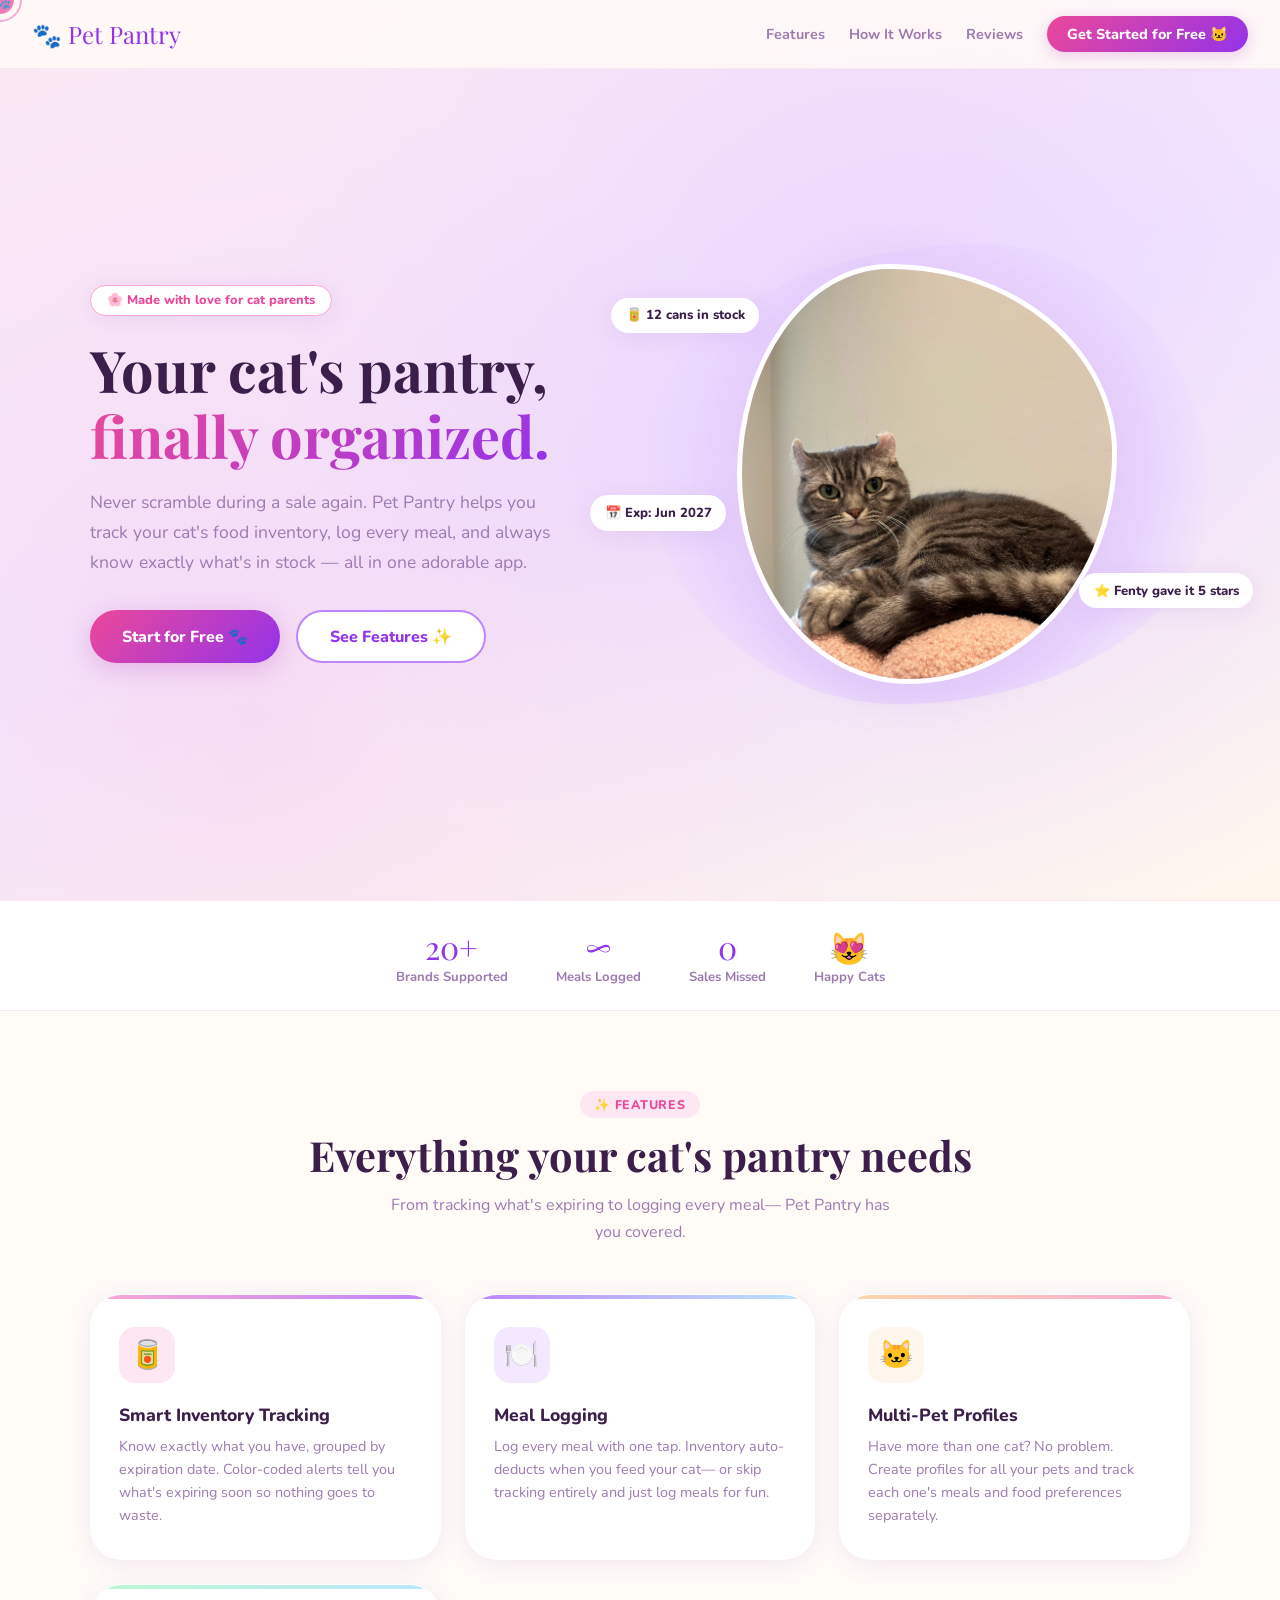
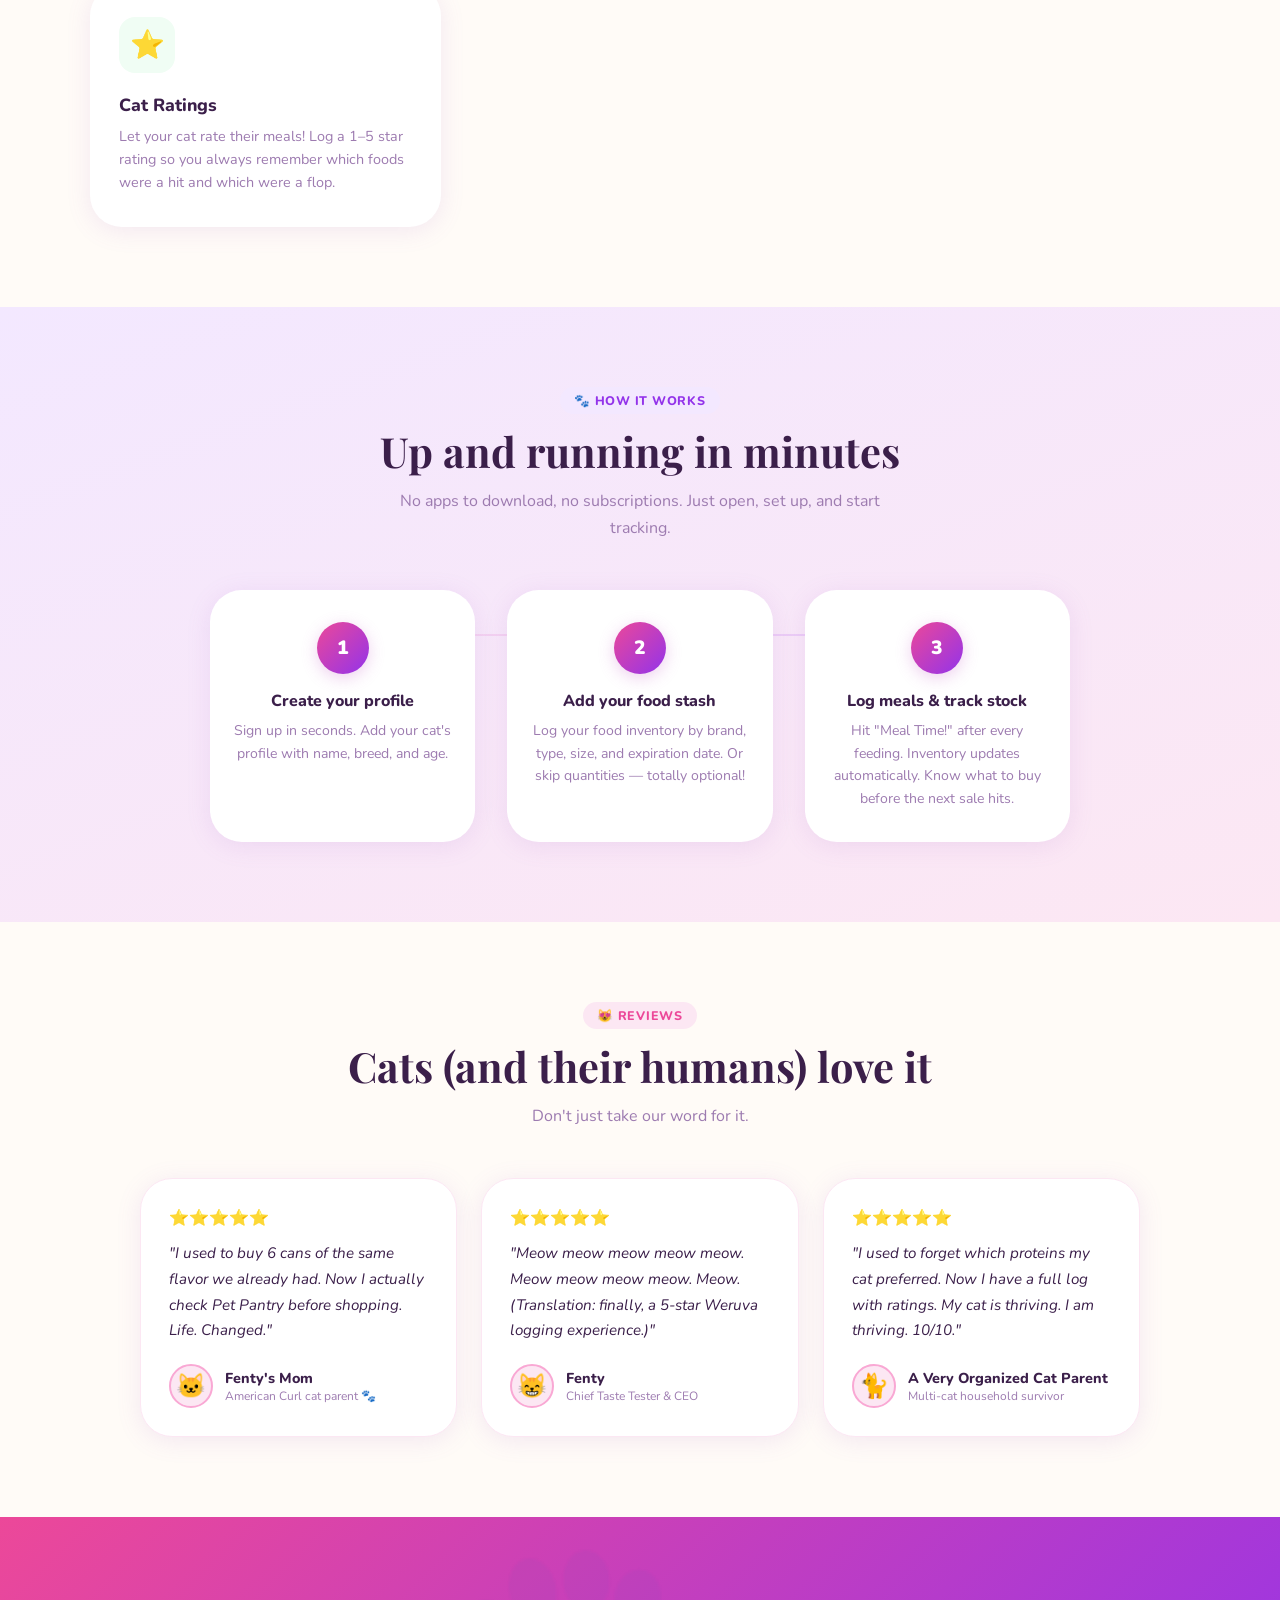
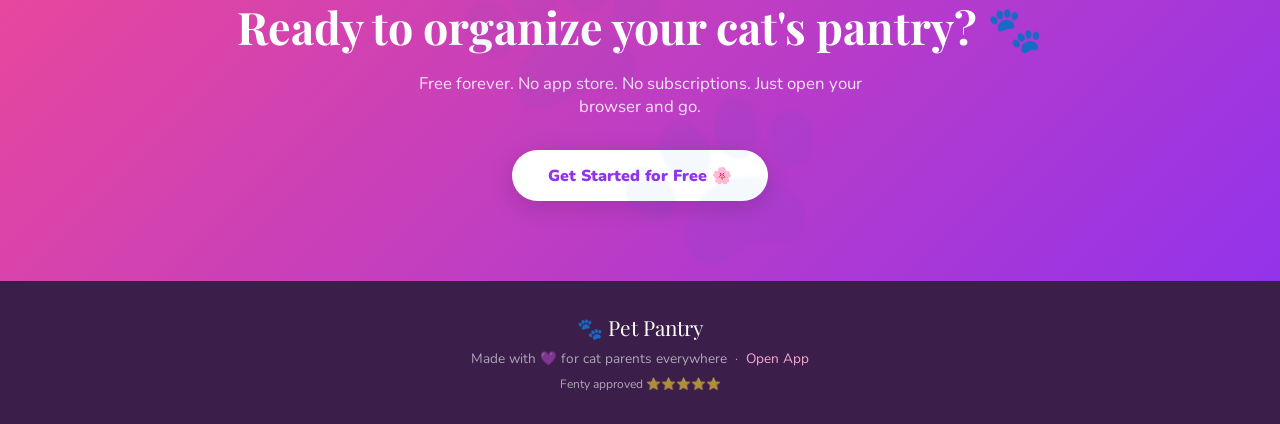
<file: pets.html>
<!DOCTYPE html>
<html lang="en">
<head>
<meta charset="UTF-8"/>
<meta name="viewport" content="width=device-width, initial-scale=1.0"/>
<title>Pet Pantry – My Pets</title>
<link rel="preconnect" href="https://fonts.googleapis.com"/>
<link href="https://fonts.googleapis.com/css2?family=Inter:wght@400;600;700;800;900&display=swap" rel="stylesheet"/>
<link rel="stylesheet" href="styles.css"/>
</head>
<body>
<div class="app-shell">

<nav class="topnav">
  <a class="logo" href="inventory.html">🐾 Pet <span>Pantry</span></a>
  <div class="topnav-spacer"></div>
  <div class="nav-user">
    <strong class="nav-user-name"></strong>
    <a href="profile.html" class="avatar-chip nav-user-avatar" style="text-decoration:none"></a>
  </div>
</nav>
<aside class="sidebar">
  <a class="s-logo" href="inventory.html">🐾 Pet <span>Pantry</span></a>
  <a class="s-link" href="inventory.html" data-page="inventory">
    <svg viewBox="0 0 24 24" fill="none" stroke="currentColor" stroke-width="2"><rect x="3" y="3" width="18" height="18" rx="3"/><path d="M9 9h6M9 12h6M9 15h4"/></svg>Food Inventory</a>
  <a class="s-link" href="meals.html" data-page="meals">
    <svg viewBox="0 0 24 24" fill="none" stroke="currentColor" stroke-width="2"><path d="M18 8h1a4 4 0 010 8h-1"/><path d="M2 8h16v9a4 4 0 01-4 4H6a4 4 0 01-4-4V8z"/><line x1="6" y1="1" x2="6" y2="4"/><line x1="10" y1="1" x2="10" y2="4"/><line x1="14" y1="1" x2="14" y2="4"/></svg>Meal Logs</a>
  <a class="s-link" href="pets.html" data-page="pets">
    <svg viewBox="0 0 24 24" fill="none" stroke="currentColor" stroke-width="2"><circle cx="12" cy="8" r="5"/><path d="M20 21a8 8 0 10-16 0"/></svg>My Pets</a>
  <div class="s-divider"></div>
  <a class="s-link" href="profile.html" data-page="profile">
    <svg viewBox="0 0 24 24" fill="none" stroke="currentColor" stroke-width="2"><circle cx="12" cy="8" r="4"/><path d="M4 20c0-4 3.6-7 8-7s8 3 8 7"/></svg>My Profile</a>
  <a class="s-link" href="index.html" onclick="Auth.logout()">
    <svg viewBox="0 0 24 24" fill="none" stroke="currentColor" stroke-width="2"><path d="M9 21H5a2 2 0 01-2-2V5a2 2 0 012-2h4"/><polyline points="16 17 21 12 16 7"/><line x1="21" y1="12" x2="9" y2="12"/></svg>Sign Out</a>
</aside>

<div class="sidebar-main">
<div class="page-content">

  <div class="page-header">
    <h1>🐱 My Pets</h1>
    <button class="btn btn-primary btn-sm" onclick="openPetModal()">+ Add Pet</button>
  </div>
  <div id="petList"></div>

</div>
</div>
</div>

<nav class="tab-bar">
  <a href="inventory.html" data-page="inventory">
    <svg viewBox="0 0 24 24" fill="none" stroke="currentColor" stroke-width="2"><rect x="3" y="3" width="18" height="18" rx="3"/><path d="M9 9h6M9 12h6M9 15h4"/></svg>Pantry</a>
  <a href="meals.html" data-page="meals">
    <svg viewBox="0 0 24 24" fill="none" stroke="currentColor" stroke-width="2"><path d="M18 8h1a4 4 0 010 8h-1"/><path d="M2 8h16v9a4 4 0 01-4 4H6a4 4 0 01-4-4V8z"/><line x1="6" y1="1" x2="6" y2="4"/><line x1="10" y1="1" x2="10" y2="4"/><line x1="14" y1="1" x2="14" y2="4"/></svg>Meals</a>
  <a href="pets.html" data-page="pets">
    <svg viewBox="0 0 24 24" fill="none" stroke="currentColor" stroke-width="2"><circle cx="12" cy="8" r="5"/><path d="M20 21a8 8 0 10-16 0"/></svg>Pets</a>
  <a href="profile.html" data-page="profile">
    <svg viewBox="0 0 24 24" fill="none" stroke="currentColor" stroke-width="2"><circle cx="12" cy="8" r="4"/><path d="M4 20c0-4 3.6-7 8-7s8 3 8 7"/></svg>Profile</a>
</nav>


<!-- ══ PET MODAL ══════════════════════════════════════════ -->
<div class="modal-backdrop" id="petModal">
<div class="modal">
  <div class="modal-header">
    <h2 id="petModalTitle">Add Pet</h2>
    <button class="modal-close" onclick="closeModal('petModal')">✕</button>
  </div>
  <input type="hidden" id="editPetId"/>
  <div class="form-group">
    <label>Name <span class="req">*</span></label>
    <input id="pName" class="form-control" placeholder="e.g. Fenty"/>
  </div>
  <div class="form-row">
    <div class="form-group">
      <label>Gender</label>
      <select id="pGender" class="form-control">
        <option value="">— —</option>
        <option value="F">Female</option>
        <option value="M">Male</option>
      </select>
    </div>
    <div class="form-group">
      <label>Age</label>
      <input id="pAge" class="form-control" placeholder="e.g. 3 years"/>
    </div>
  </div>
  <div class="form-group">
    <label>Breed</label>
    <input id="pBreed" class="form-control" placeholder="e.g. American Curl"/>
  </div>
  <div class="modal-footer">
    <button class="btn btn-ghost" onclick="closeModal('petModal')">Cancel</button>
    <button class="btn btn-primary" onclick="savePet()">Save Pet</button>
  </div>
</div>
</div>

<script src="app.js"></script>
<script>
if (!Auth.require()) throw '';
renderUserChip();
highlightNav('pets');

const PET_EMOJIS = ['🐱','🐈','😸','😻','🐾','🦁'];

function renderPets() {
  const uid  = Auth.currentUser().id;
  const pets = DB.get('pets').filter(p=>p.userId===uid);
  const el   = document.getElementById('petList');
  if (!pets.length) {
    el.innerHTML=`<div class="empty-state"><div class="empty-icon">🐱</div><p>No pets added yet!</p><button class="btn btn-primary" onclick="openPetModal()">+ Add Your First Pet</button></div>`;
    return;
  }
  el.innerHTML = pets.map((p,i)=>{
    const emoji = PET_EMOJIS[i % PET_EMOJIS.length];
    const gLabel = {M:'Male',F:'Female'}[p.gender]||'';
    const meta = [gLabel, p.breed, p.age].filter(Boolean).join(' · ');
    return `<div class="pet-card">
      <div class="pet-avatar">${emoji}</div>
      <div class="pet-info">
        <h3>${p.name}</h3>
        <p>${meta||'No details added'}</p>
      </div>
      <div class="pet-actions">
        <button class="btn btn-ghost btn-sm btn-icon" onclick="editPet('${p.id}')">✏️</button>
        <button class="btn btn-danger btn-sm btn-icon" onclick="deletePet('${p.id}')">🗑️</button>
      </div>
    </div>`;
  }).join('');
}

function openPetModal(editId) {
  document.getElementById('editPetId').value = editId||'';
  document.getElementById('petModalTitle').textContent = editId ? 'Edit Pet' : 'Add Pet';
  document.getElementById('pName').value='';
  document.getElementById('pGender').value='';
  document.getElementById('pAge').value='';
  document.getElementById('pBreed').value='';
  openModal('petModal');
}

function editPet(id) {
  const p = DB.get('pets').find(p=>p.id===id);
  if (!p) return;
  document.getElementById('editPetId').value = id;
  document.getElementById('petModalTitle').textContent = 'Edit Pet';
  document.getElementById('pName').value   = p.name;
  document.getElementById('pGender').value = p.gender||'';
  document.getElementById('pAge').value    = p.age||'';
  document.getElementById('pBreed').value  = p.breed||'';
  openModal('petModal');
}

function savePet() {
  const name   = document.getElementById('pName').value.trim();
  const gender = document.getElementById('pGender').value;
  const age    = document.getElementById('pAge').value.trim();
  const breed  = document.getElementById('pBreed').value.trim();
  if (!name) { toast('Name is required','danger'); return; }

  const uid  = Auth.currentUser().id;
  const now  = new Date().toISOString();
  const pets = DB.get('pets');
  const editId = document.getElementById('editPetId').value;

  if (editId) {
    const p = pets.find(p=>p.id===editId);
    Object.assign(p,{name,gender,age,breed,lastModifiedDate:now});
  } else {
    pets.push({id:uuid(),userId:uid,name,gender,age,breed,createdDate:now,lastModifiedDate:now});
  }
  DB.set('pets',pets);
  closeModal('petModal');
  toast(editId?'Pet updated!':'Pet added! 🐾','success');
  renderPets();
}

function deletePet(id) {
  if (!confirm('Delete this pet?')) return;
  const pets = DB.get('pets').filter(p=>p.id!==id);
  DB.set('pets',pets);
  toast('Pet removed','warning');
  renderPets();
}

function openModal(id) { document.getElementById(id).classList.add('open'); }
function closeModal(id) { document.getElementById(id).classList.remove('open'); }
document.querySelectorAll('.modal-backdrop').forEach(m=>{
  m.addEventListener('click', e=>{ if(e.target===m) m.classList.remove('open'); });
});

renderPets();
</script>
</body>
</html>
</file>
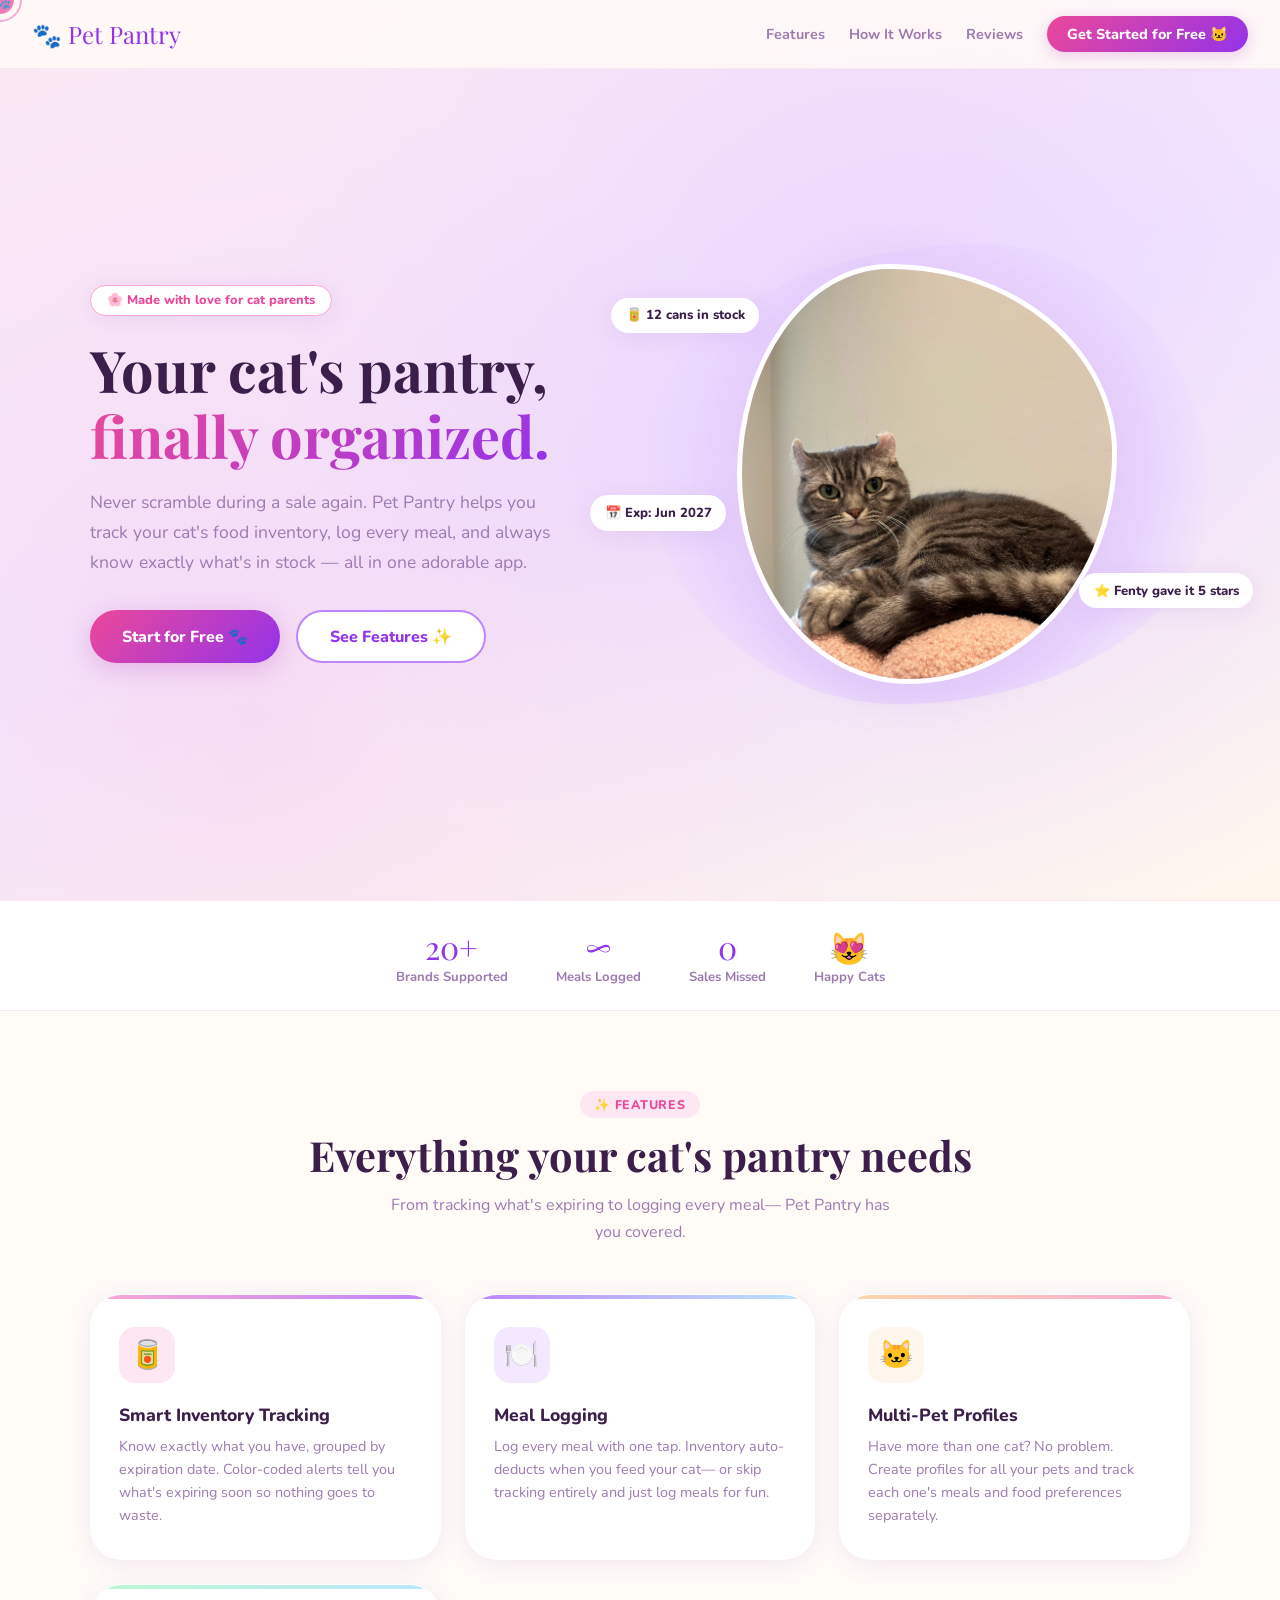
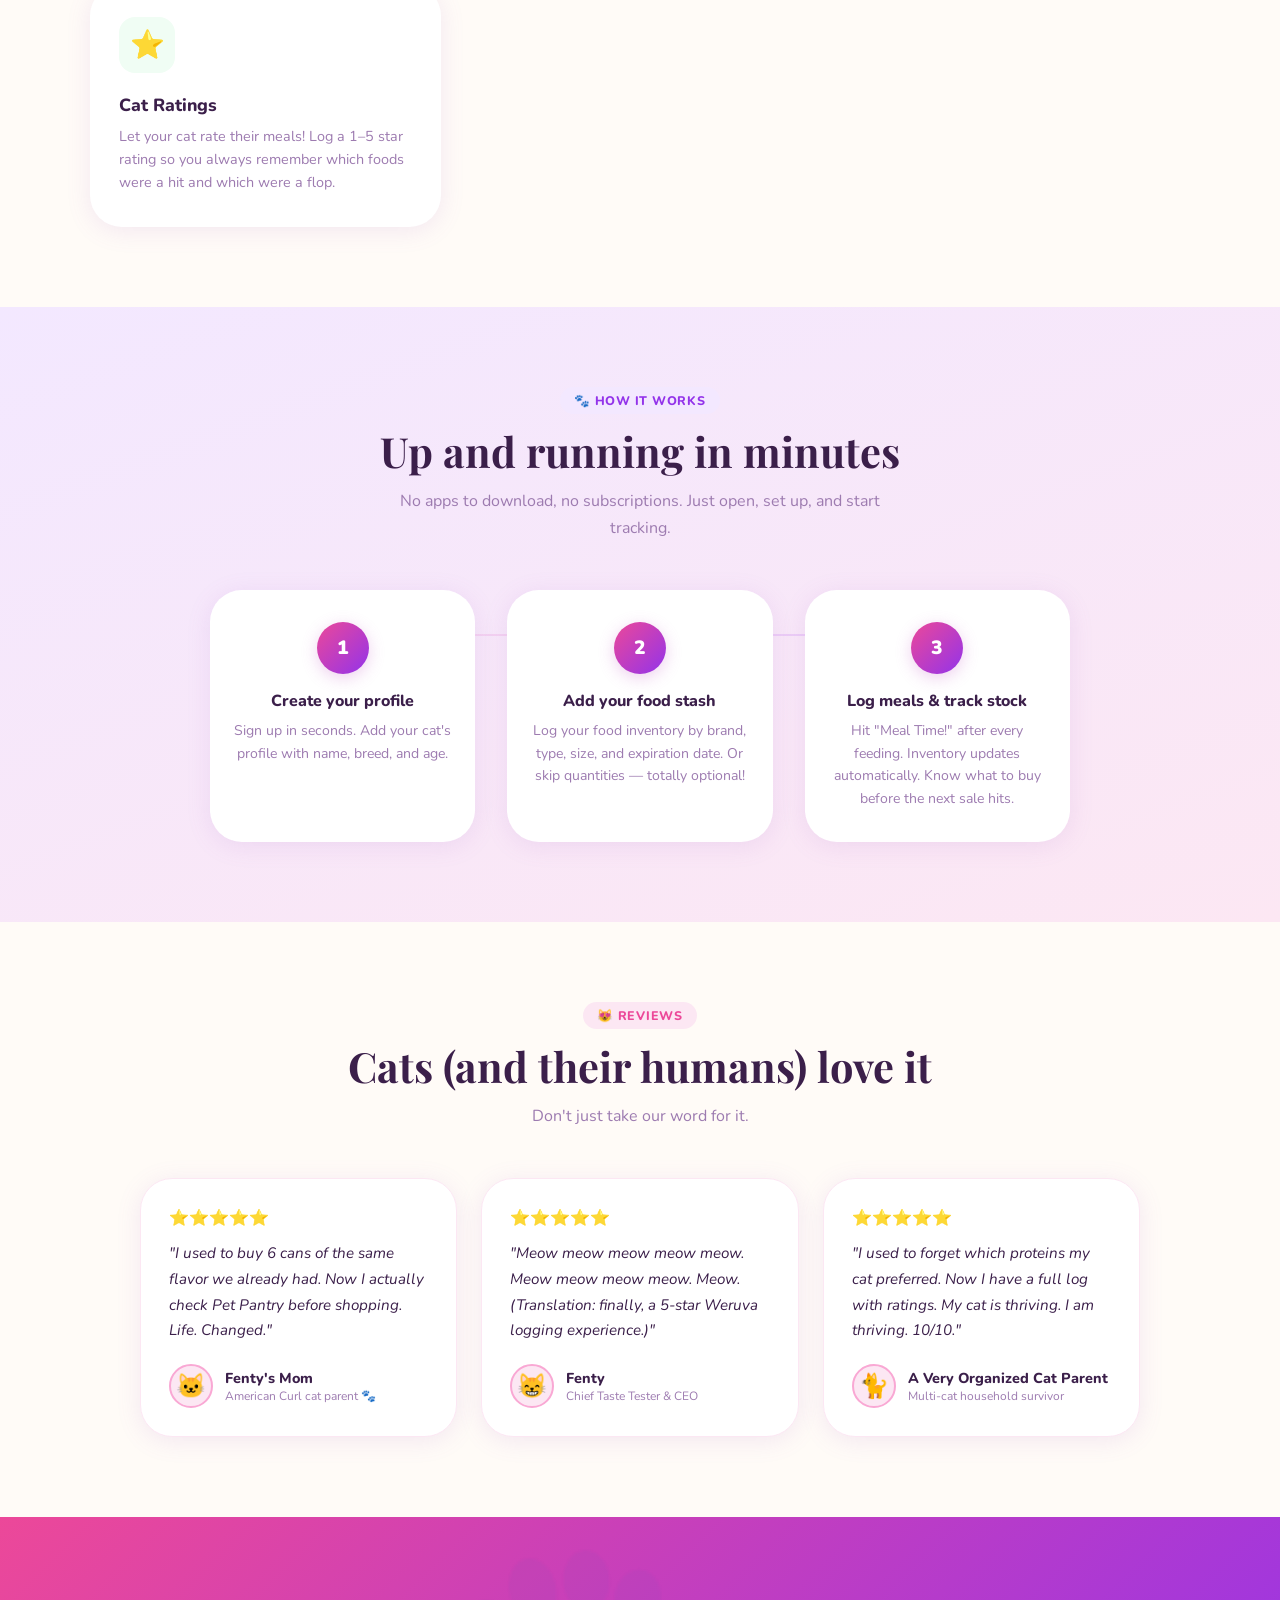
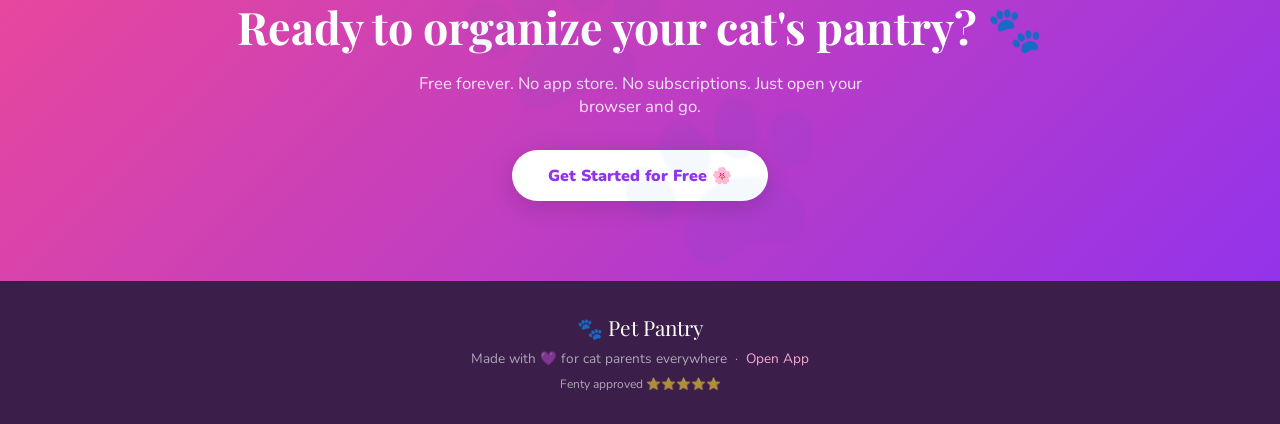
<file: profile.html>
<!DOCTYPE html>
<html lang="en">
<head>
<meta charset="UTF-8"/>
<meta name="viewport" content="width=device-width, initial-scale=1.0"/>
<title>Pet Pantry – My Profile</title>
<link rel="preconnect" href="https://fonts.googleapis.com"/>
<link href="https://fonts.googleapis.com/css2?family=Inter:wght@400;600;700;800;900&display=swap" rel="stylesheet"/>
<link rel="stylesheet" href="styles.css"/>
</head>
<body>
<div class="app-shell">

<nav class="topnav">
  <a class="logo" href="inventory.html">🐾 Pet <span>Pantry</span></a>
  <div class="topnav-spacer"></div>
  <div class="nav-user">
    <strong class="nav-user-name"></strong>
    <a href="profile.html" class="avatar-chip nav-user-avatar" style="text-decoration:none"></a>
  </div>
</nav>
<aside class="sidebar">
  <a class="s-logo" href="inventory.html">🐾 Pet <span>Pantry</span></a>
  <a class="s-link" href="inventory.html" data-page="inventory">
    <svg viewBox="0 0 24 24" fill="none" stroke="currentColor" stroke-width="2"><rect x="3" y="3" width="18" height="18" rx="3"/><path d="M9 9h6M9 12h6M9 15h4"/></svg>Food Inventory</a>
  <a class="s-link" href="meals.html" data-page="meals">
    <svg viewBox="0 0 24 24" fill="none" stroke="currentColor" stroke-width="2"><path d="M18 8h1a4 4 0 010 8h-1"/><path d="M2 8h16v9a4 4 0 01-4 4H6a4 4 0 01-4-4V8z"/><line x1="6" y1="1" x2="6" y2="4"/><line x1="10" y1="1" x2="10" y2="4"/><line x1="14" y1="1" x2="14" y2="4"/></svg>Meal Logs</a>
  <a class="s-link" href="pets.html" data-page="pets">
    <svg viewBox="0 0 24 24" fill="none" stroke="currentColor" stroke-width="2"><circle cx="12" cy="8" r="5"/><path d="M20 21a8 8 0 10-16 0"/></svg>My Pets</a>
  <div class="s-divider"></div>
  <a class="s-link" href="profile.html" data-page="profile">
    <svg viewBox="0 0 24 24" fill="none" stroke="currentColor" stroke-width="2"><circle cx="12" cy="8" r="4"/><path d="M4 20c0-4 3.6-7 8-7s8 3 8 7"/></svg>My Profile</a>
  <a class="s-link" href="index.html" onclick="Auth.logout()">
    <svg viewBox="0 0 24 24" fill="none" stroke="currentColor" stroke-width="2"><path d="M9 21H5a2 2 0 01-2-2V5a2 2 0 012-2h4"/><polyline points="16 17 21 12 16 7"/><line x1="21" y1="12" x2="9" y2="12"/></svg>Sign Out</a>
</aside>

<div class="sidebar-main">
<div class="page-content">

  <div class="page-header">
    <h1>👤 My Profile</h1>
  </div>

  <!-- Avatar card -->
  <div style="text-align:center;margin-bottom:1.5rem">
    <div style="width:80px;height:80px;border-radius:50%;background:var(--primary);
      color:#fff;display:flex;align-items:center;justify-content:center;
      font-size:2rem;font-weight:900;margin:0 auto .75rem" id="bigAvatar"></div>
    <div style="font-size:.75rem;color:var(--text-muted)">User ID: <code id="userId" style="font-size:.72rem"></code></div>
    <div style="font-size:.75rem;color:var(--text-muted);margin-top:.2rem">Member since: <span id="memberSince"></span></div>
  </div>

  <!-- Edit form -->
  <div class="card" style="padding:1rem">
    <div class="form-group">
      <label>Name <span class="req">*</span></label>
      <input id="profName" class="form-control"/>
    </div>
    <div class="form-group">
      <label>Email <span class="req">*</span></label>
      <input id="profEmail" type="email" class="form-control"/>
    </div>
    <div class="form-group">
      <label>New Password <span style="font-weight:400;text-transform:none">(leave blank to keep current)</span></label>
      <input id="profPass" type="password" class="form-control" placeholder="••••••••"/>
    </div>
    <button class="btn btn-primary btn-full" onclick="saveProfile()">Save Changes</button>
  </div>

  <!-- Stats -->
  <div class="stat-row" id="profStats" style="margin-top:1.25rem"></div>

  <!-- Sign out -->
  <div style="margin-top:1rem">
    <button class="btn btn-ghost btn-full" onclick="doLogout()">Sign Out</button>
  </div>

</div>
</div>
</div>

<nav class="tab-bar">
  <a href="inventory.html" data-page="inventory">
    <svg viewBox="0 0 24 24" fill="none" stroke="currentColor" stroke-width="2"><rect x="3" y="3" width="18" height="18" rx="3"/><path d="M9 9h6M9 12h6M9 15h4"/></svg>Pantry</a>
  <a href="meals.html" data-page="meals">
    <svg viewBox="0 0 24 24" fill="none" stroke="currentColor" stroke-width="2"><path d="M18 8h1a4 4 0 010 8h-1"/><path d="M2 8h16v9a4 4 0 01-4 4H6a4 4 0 01-4-4V8z"/><line x1="6" y1="1" x2="6" y2="4"/><line x1="10" y1="1" x2="10" y2="4"/><line x1="14" y1="1" x2="14" y2="4"/></svg>Meals</a>
  <a href="pets.html" data-page="pets">
    <svg viewBox="0 0 24 24" fill="none" stroke="currentColor" stroke-width="2"><circle cx="12" cy="8" r="5"/><path d="M20 21a8 8 0 10-16 0"/></svg>Pets</a>
  <a href="profile.html" data-page="profile">
    <svg viewBox="0 0 24 24" fill="none" stroke="currentColor" stroke-width="2"><circle cx="12" cy="8" r="4"/><path d="M4 20c0-4 3.6-7 8-7s8 3 8 7"/></svg>Profile</a>
</nav>


<script src="app.js"></script>
<script>
if (!Auth.require()) throw '';
renderUserChip();
highlightNav('profile');

function loadProfile() {
  const u = Auth.currentUser();
  document.getElementById('bigAvatar').textContent = (u.name||'?')[0].toUpperCase();
  document.getElementById('userId').textContent     = u.id;
  document.getElementById('memberSince').textContent= fmtDate(u.createdDate?.slice(0,10));
  document.getElementById('profName').value  = u.name||'';
  document.getElementById('profEmail').value = u.email||'';
  document.getElementById('profPass').value  = '';

  // stats
  const uid   = u.id;
  const foods = DB.get('food_items').filter(f=>f.userId===uid).length;
  const meals = DB.get('meal_logs').filter(l=>l.userId===uid).length;
  const pets  = DB.get('pets').filter(p=>p.userId===uid).length;
  document.getElementById('profStats').innerHTML = `
    <div class="stat-chip"><div class="sc-val">${pets}</div><div class="sc-lbl">Pets</div></div>
    <div class="stat-chip"><div class="sc-val">${foods}</div><div class="sc-lbl">Foods</div></div>
    <div class="stat-chip"><div class="sc-val">${meals}</div><div class="sc-lbl">Meals Logged</div></div>`;
}

function saveProfile() {
  const name  = document.getElementById('profName').value.trim();
  const email = document.getElementById('profEmail').value.trim();
  const pass  = document.getElementById('profPass').value;
  if (!name||!email) { toast('Name and email required','danger'); return; }

  const users = DB.get('users');
  const u = Auth.currentUser();
  const idx = users.findIndex(x=>x.id===u.id);
  if (idx<0) { toast('User not found','danger'); return; }
  users[idx].name  = name;
  users[idx].email = email;
  if (pass) users[idx].password = pass;
  users[idx].lastModifiedDate = new Date().toISOString();
  DB.set('users', users);
  Auth.login(users[idx]);
  toast('Profile saved!','success');
  loadProfile();
  renderUserChip();
}

function doLogout() {
  Auth.logout();
  window.location.href='index.html';
}

loadProfile();
</script>
</body>
</html>
</file>
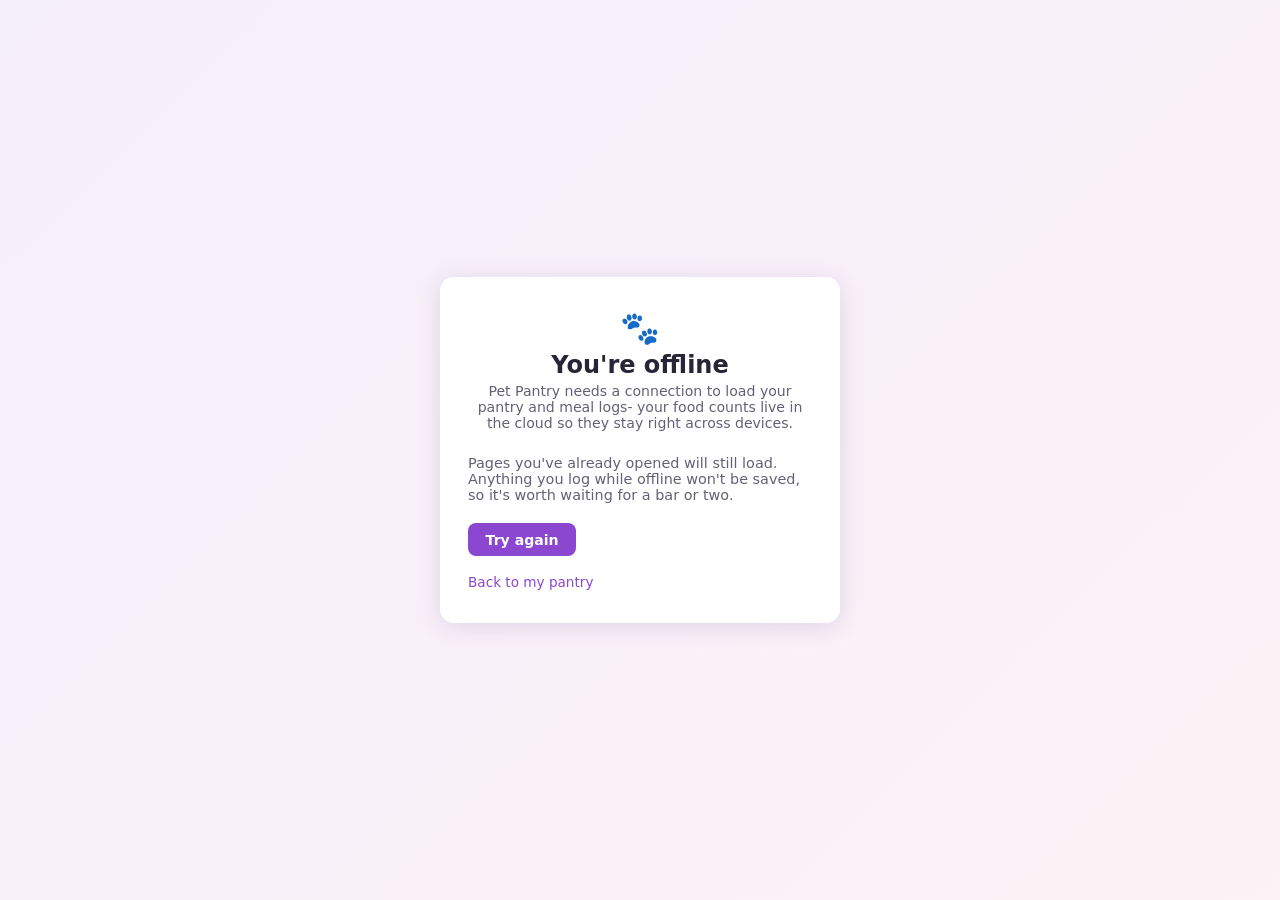
<file: public/offline.html>
<!DOCTYPE html>
<html lang="en">
<head>
<meta charset="UTF-8"/>
<meta name="viewport" content="width=device-width, initial-scale=1.0"/>
<title>Pet Pantry- Offline</title>
<meta name="theme-color" content="#9C4DD4"/>
<link rel="stylesheet" href="styles.css"/>
</head>
<body>
<main class="auth-wrap">
  <div class="auth-card">
    <div class="auth-logo" aria-hidden="true">🐾</div>
    <h1>You're offline</h1>
    <p class="auth-sub">
      Pet Pantry needs a connection to load your pantry and meal logs- your
      food counts live in the cloud so they stay right across devices.
    </p>
    <p style="margin:1rem 0 1.25rem;font-size:.9rem;color:var(--text-muted)">
      Pages you've already opened will still load. Anything you log while
      offline won't be saved, so it's worth waiting for a bar or two.
    </p>
    <button class="btn btn-primary" onclick="location.reload()">Try again</button>
    <p style="margin-top:1rem">
      <a href="inventory.html" style="font-size:.85rem">Back to my pantry</a>
    </p>
  </div>
</main>
</body>
</html>
</file>
<file: styles.css>
/* ═══════════════════════════════════════════════════════════
   Pet Pantry – Global Styles
   Mobile-first, modern 2025 design
═══════════════════════════════════════════════════════════ */

/* ---------- Reset & Tokens ---------- */
*, *::before, *::after { box-sizing: border-box; margin: 0; padding: 0; }

:root {
  --brand-h: 270;
  --primary:   hsl(var(--brand-h) 60% 55%);
  --primary-d: hsl(var(--brand-h) 60% 44%);
  --primary-l: hsl(var(--brand-h) 60% 96%);
  --accent:    hsl(340 80% 60%);
  --success:   hsl(145 60% 42%);
  --warning:   hsl(38  90% 52%);
  --danger:    hsl(0   70% 56%);
  --bg:        hsl(250 30% 97%);
  --surface:   #ffffff;
  --surface2:  hsl(250 20% 95%);
  --text:      hsl(250 20% 18%);
  --text-muted:hsl(250 10% 52%);
  --border:    hsl(250 15% 88%);
  --radius:    14px;
  --radius-sm: 8px;
  --shadow:    0 2px 12px rgba(90,60,140,.10);
  --shadow-md: 0 4px 24px rgba(90,60,140,.16);
  --font: 'Inter', system-ui, sans-serif;
  --transition: .18s ease;
}

html { font-size: 16px; scroll-behavior: smooth; }
body {
  font-family: var(--font);
  background: var(--bg);
  color: var(--text);
  min-height: 100vh;
  display: flex; flex-direction: column;
}

a { color: var(--primary); text-decoration: none; }
a:hover { text-decoration: underline; }
img { max-width: 100%; display: block; }
button { cursor: pointer; font-family: inherit; }
input, select, textarea { font-family: inherit; font-size: 1rem; }

/* ---------- Scrollbar ---------- */
::-webkit-scrollbar { width: 6px; }
::-webkit-scrollbar-track { background: var(--surface2); }
::-webkit-scrollbar-thumb { background: var(--border); border-radius: 99px; }

/* ---------- Layout ---------- */
.app-shell { display: flex; flex-direction: column; min-height: 100vh; }

/* ---------- Top Nav ---------- */
.topnav {
  background: var(--surface);
  border-bottom: 1px solid var(--border);
  padding: .75rem 1rem;
  display: flex; align-items: center; gap: .75rem;
  position: sticky; top: 0; z-index: 200;
  box-shadow: var(--shadow);
}
.topnav .logo {
  display: flex; align-items: center; gap: .5rem;
  font-size: 1.2rem; font-weight: 800;
  color: var(--primary); text-decoration: none;
}
.topnav .logo span { color: var(--accent); }
.topnav-spacer { flex: 1; }
.topnav .nav-user {
  display: flex; align-items: center; gap: .5rem;
  font-size: .85rem; color: var(--text-muted);
}
.topnav .nav-user strong { color: var(--text); }
.avatar-chip {
  width: 34px; height: 34px; border-radius: 50%;
  background: var(--primary); color: #fff;
  display: flex; align-items: center; justify-content: center;
  font-weight: 700; font-size: .9rem;
}

/* ---------- Bottom Tab Bar (mobile) ---------- */
.tab-bar {
  position: fixed; bottom: 0; left: 0; right: 0; z-index: 200;
  background: var(--surface);
  border-top: 1px solid var(--border);
  display: flex;
  box-shadow: 0 -2px 12px rgba(90,60,140,.08);
}
.tab-bar a {
  flex: 1; display: flex; flex-direction: column;
  align-items: center; justify-content: center;
  padding: .55rem .25rem .45rem;
  font-size: .68rem; font-weight: 600; color: var(--text-muted);
  text-decoration: none; gap: 3px; transition: color var(--transition);
}
.tab-bar a svg { width: 22px; height: 22px; }
.tab-bar a.active, .tab-bar a:hover { color: var(--primary); }
.tab-bar a.active svg path, .tab-bar a.active svg circle,
.tab-bar a.active svg rect, .tab-bar a.active svg polyline {
  stroke: var(--primary);
}

/* ---------- Main content area ---------- */
.page-content {
  flex: 1;
  padding: 1rem 1rem 5.5rem; /* bottom pad for tab-bar */
  max-width: 680px;
  margin: 0 auto; width: 100%;
}

/* ---------- Page header ---------- */
.page-header {
  display: flex; align-items: center; justify-content: space-between;
  margin-bottom: 1rem;
}
.page-header h1 { font-size: 1.4rem; font-weight: 800; }

/* ---------- Search bar ---------- */
.search-wrap {
  position: relative; margin-bottom: 1rem;
}
.search-wrap svg {
  position: absolute; left: .75rem; top: 50%; transform: translateY(-50%);
  color: var(--text-muted); pointer-events: none;
}
.search-wrap input {
  width: 100%; padding: .65rem .75rem .65rem 2.4rem;
  border: 1.5px solid var(--border); border-radius: var(--radius);
  background: var(--surface); color: var(--text);
  transition: border-color var(--transition);
}
.search-wrap input:focus { outline: none; border-color: var(--primary); }

/* ---------- Filter chips ---------- */
.filter-chips {
  display: flex; gap: .5rem; flex-wrap: wrap; margin-bottom: 1rem;
}
.chip {
  padding: .3rem .85rem; border-radius: 99px;
  border: 1.5px solid var(--border); background: var(--surface);
  font-size: .8rem; font-weight: 600; color: var(--text-muted);
  cursor: pointer; transition: all var(--transition);
}
.chip.active, .chip:hover {
  background: var(--primary); border-color: var(--primary); color: #fff;
}

/* ---------- Cards ---------- */
.card {
  background: var(--surface); border-radius: var(--radius);
  border: 1px solid var(--border); box-shadow: var(--shadow);
  margin-bottom: .75rem; overflow: hidden;
}
.card-header {
  padding: .85rem 1rem;
  display: flex; align-items: center; gap: .75rem;
  cursor: pointer; user-select: none;
}
.card-header .card-icon {
  width: 40px; height: 40px; border-radius: 10px;
  background: var(--primary-l); display: flex;
  align-items: center; justify-content: center;
  font-size: 1.3rem; flex-shrink: 0;
}
.card-header .card-title { flex: 1; }
.card-header .card-title h3 { font-size: 1rem; font-weight: 700; }
.card-header .card-title p { font-size: .78rem; color: var(--text-muted); margin-top: 2px; }
.card-chevron { transition: transform var(--transition); color: var(--text-muted); }
.card-chevron.open { transform: rotate(180deg); }
.card-body { padding: 0 1rem 1rem; display: none; }
.card-body.open { display: block; }

/* Expiration row inside expanded card */
.exp-row {
  display: flex; align-items: center; gap: .5rem;
  padding: .5rem 0; border-top: 1px solid var(--border);
}
.exp-row:first-child { border-top: none; }
.exp-badge {
  padding: .2rem .6rem; border-radius: 99px; font-size: .72rem; font-weight: 700;
  flex-shrink: 0;
}
.exp-badge.ok   { background: hsl(145 60% 90%); color: hsl(145 60% 30%); }
.exp-badge.soon { background: hsl(38 90% 90%);  color: hsl(38 90% 32%); }
.exp-badge.past { background: hsl(0 70% 92%);   color: hsl(0 70% 36%); }
.exp-qty { margin-left: auto; font-weight: 700; font-size: .9rem; }
.exp-actions { display: flex; gap: .35rem; }

/* inline adjust */
.inline-adjust {
  display: flex; align-items: center; gap: .35rem;
  animation: fadeIn .15s ease;
}
.inline-adjust input {
  width: 72px; padding: .35rem .5rem;
  border: 1.5px solid var(--primary); border-radius: var(--radius-sm);
}

/* ---------- Buttons ---------- */
.btn {
  display: inline-flex; align-items: center; gap: .4rem;
  padding: .55rem 1.1rem; border-radius: var(--radius-sm);
  font-weight: 700; font-size: .88rem; border: none;
  transition: all var(--transition);
}
.btn-primary   { background: var(--primary); color: #fff; }
.btn-primary:hover { background: var(--primary-d); }
.btn-accent    { background: var(--accent); color: #fff; }
.btn-accent:hover  { filter: brightness(.9); }
.btn-ghost  {
  background: transparent; border: 1.5px solid var(--border);
  color: var(--text);
}
.btn-ghost:hover { border-color: var(--primary); color: var(--primary); }
.btn-danger { background: var(--danger); color: #fff; }
.btn-danger:hover { filter: brightness(.9); }
.btn-sm { padding: .35rem .7rem; font-size: .78rem; border-radius: 6px; }
.btn-icon {
  width: 34px; height: 34px; padding: 0;
  border-radius: 8px; justify-content: center;
}
.btn-full { width: 100%; justify-content: center; }

/* FAB */
.fab {
  position: fixed; bottom: 5.5rem; right: 1.25rem; z-index: 190;
  width: 56px; height: 56px; border-radius: 50%;
  background: var(--primary); color: #fff; border: none;
  box-shadow: var(--shadow-md);
  display: flex; align-items: center; justify-content: center;
  font-size: 1.6rem; transition: all var(--transition);
}
.fab:hover { background: var(--primary-d); transform: scale(1.07); }

/* ---------- Forms ---------- */
.form-group { margin-bottom: 1rem; }
.form-group label {
  display: block; font-size: .82rem; font-weight: 700;
  color: var(--text-muted); margin-bottom: .35rem; letter-spacing: .03em;
  text-transform: uppercase;
}
.form-group label .req { color: var(--accent); }
.form-control {
  width: 100%; padding: .65rem .85rem;
  border: 1.5px solid var(--border); border-radius: var(--radius-sm);
  background: var(--surface); color: var(--text);
  transition: border-color var(--transition);
}
.form-control:focus { outline: none; border-color: var(--primary); }
.form-row { display: flex; gap: .75rem; }
.form-row .form-group { flex: 1; }
.form-hint { font-size: .75rem; color: var(--text-muted); margin-top: .25rem; }

/* multi-select chips inside form */
.multi-chip-wrap {
  display: flex; flex-wrap: wrap; gap: .4rem; margin-top: .4rem;
}
.multi-chip {
  padding: .25rem .7rem; border-radius: 99px;
  border: 1.5px solid var(--border); background: var(--surface);
  font-size: .8rem; cursor: pointer; transition: all var(--transition);
}
.multi-chip.sel { background: var(--primary); border-color: var(--primary); color: #fff; }

/* ---------- Modal ---------- */
.modal-backdrop {
  display: none; position: fixed; inset: 0; z-index: 500;
  background: rgba(20,10,40,.45); backdrop-filter: blur(3px);
  align-items: flex-end; justify-content: center;
}
.modal-backdrop.open { display: flex; }
.modal {
  background: var(--surface); border-radius: var(--radius) var(--radius) 0 0;
  width: 100%; max-width: 560px; max-height: 92vh;
  overflow-y: auto; padding: 1.25rem 1.25rem 2rem;
  animation: slideUp .25s ease;
}
@media (min-width: 600px) {
  .modal-backdrop { align-items: center; }
  .modal { border-radius: var(--radius); max-height: 88vh; }
}
.modal-header {
  display: flex; align-items: center; justify-content: space-between;
  margin-bottom: 1.25rem;
}
.modal-header h2 { font-size: 1.15rem; font-weight: 800; }
.modal-close {
  width: 32px; height: 32px; border-radius: 50%; border: none;
  background: var(--surface2); color: var(--text);
  display: flex; align-items: center; justify-content: center;
  font-size: 1.1rem;
}
.modal-footer {
  display: flex; gap: .75rem; justify-content: flex-end;
  margin-top: 1.25rem; padding-top: 1rem;
  border-top: 1px solid var(--border);
}

/* ---------- Empty state ---------- */
.empty-state {
  text-align: center; padding: 3rem 1.5rem;
  color: var(--text-muted);
}
.empty-state .empty-icon { font-size: 3rem; margin-bottom: .75rem; }
.empty-state p { font-size: .95rem; margin-bottom: 1rem; }

/* ---------- Meal log list ---------- */
.meal-card {
  background: var(--surface); border-radius: var(--radius);
  border: 1px solid var(--border); box-shadow: var(--shadow);
  padding: .85rem 1rem; margin-bottom: .6rem;
  display: grid; grid-template-columns: 1fr auto; gap: .25rem .75rem;
}
.meal-card .mc-pet { font-size: .78rem; color: var(--primary); font-weight: 700; }
.meal-card .mc-food { font-size: .95rem; font-weight: 700; }
.meal-card .mc-meta { font-size: .78rem; color: var(--text-muted); }
.meal-card .mc-date { font-size: .75rem; color: var(--text-muted); text-align: right; }
.star-rating { color: var(--warning); font-size: .85rem; }

/* ---------- Pet profile card ---------- */
.pet-card {
  background: var(--surface); border-radius: var(--radius);
  border: 1px solid var(--border); box-shadow: var(--shadow);
  padding: 1rem; display: flex; gap: 1rem; align-items: center;
  margin-bottom: .75rem;
}
.pet-avatar {
  width: 54px; height: 54px; border-radius: 50%;
  background: var(--primary-l); display: flex;
  align-items: center; justify-content: center;
  font-size: 1.6rem; flex-shrink: 0;
}
.pet-info h3 { font-size: 1rem; font-weight: 700; }
.pet-info p  { font-size: .8rem; color: var(--text-muted); margin-top: 2px; }
.pet-card .pet-actions { margin-left: auto; display: flex; gap: .35rem; }

/* ---------- Dashboard summary chips ---------- */
.stat-row {
  display: grid; grid-template-columns: repeat(3, 1fr); gap: .6rem;
  margin-bottom: 1.25rem;
}
.stat-chip {
  background: var(--surface); border-radius: var(--radius);
  border: 1px solid var(--border); box-shadow: var(--shadow);
  padding: .75rem; text-align: center;
}
.stat-chip .sc-val { font-size: 1.5rem; font-weight: 800; color: var(--primary); }
.stat-chip .sc-lbl { font-size: .7rem; color: var(--text-muted); font-weight: 600; }

/* ---------- Auth pages ---------- */
.auth-wrap {
  min-height: 100vh; display: flex; align-items: center;
  justify-content: center; padding: 1.5rem;
  background: linear-gradient(135deg, hsl(270 60% 96%), hsl(340 60% 97%));
}
.auth-card {
  background: var(--surface); border-radius: var(--radius);
  box-shadow: var(--shadow-md); padding: 2rem 1.75rem;
  width: 100%; max-width: 400px;
}
.auth-card .auth-logo {
  text-align: center; font-size: 2rem; margin-bottom: .25rem;
}
.auth-card h1 { text-align: center; font-size: 1.5rem; font-weight: 900; margin-bottom: .25rem; }
.auth-card .auth-sub {
  text-align: center; color: var(--text-muted); font-size: .88rem; margin-bottom: 1.5rem;
}
.auth-toggle { text-align: center; margin-top: 1rem; font-size: .85rem; }

/* ---------- Animations ---------- */
@keyframes fadeIn { from { opacity: 0; } to { opacity: 1; } }
@keyframes slideUp {
  from { transform: translateY(30px); opacity: 0; }
  to   { transform: translateY(0);    opacity: 1; }
}

/* ---------- Toast ---------- */
.toast-wrap {
  position: fixed; top: 1rem; left: 50%; transform: translateX(-50%);
  z-index: 9999; display: flex; flex-direction: column; gap: .5rem;
  pointer-events: none;
}
.toast {
  background: var(--text); color: #fff; padding: .65rem 1.2rem;
  border-radius: var(--radius-sm); font-size: .88rem; font-weight: 600;
  box-shadow: var(--shadow-md); animation: fadeIn .2s ease;
  pointer-events: auto; white-space: nowrap;
}
.toast.success { background: var(--success); }
.toast.danger  { background: var(--danger);  }
.toast.warning { background: var(--warning); color: var(--text); }

/* ---------- Responsive desktop upgrades ---------- */
@media (min-width: 768px) {
  .page-content { padding: 1.5rem 1.5rem 2rem; max-width: 820px; }
  .tab-bar { display: none; }
  .fab { bottom: 1.5rem; }

  /* sidebar nav on desktop */
  .app-shell { flex-direction: row; }
  .sidebar {
    display: flex; flex-direction: column; gap: .25rem;
    width: 220px; flex-shrink: 0;
    background: var(--surface); border-right: 1px solid var(--border);
    padding: 1.25rem .75rem; position: sticky; top: 0; height: 100vh;
    overflow-y: auto;
  }
  .sidebar .s-logo {
    display: flex; align-items: center; gap: .5rem;
    font-size: 1.2rem; font-weight: 900; color: var(--primary);
    padding: .25rem .5rem; margin-bottom: 1rem;
    text-decoration: none;
  }
  .sidebar .s-logo span { color: var(--accent); }
  .sidebar a.s-link {
    display: flex; align-items: center; gap: .65rem;
    padding: .6rem .75rem; border-radius: var(--radius-sm);
    font-size: .9rem; font-weight: 600; color: var(--text-muted);
    text-decoration: none; transition: all var(--transition);
  }
  .sidebar a.s-link:hover, .sidebar a.s-link.active {
    background: var(--primary-l); color: var(--primary);
  }
  .sidebar a.s-link svg { width: 20px; height: 20px; flex-shrink: 0; }
  .sidebar .s-divider { height: 1px; background: var(--border); margin: .5rem 0; }
  .sidebar-main { flex: 1; display: flex; flex-direction: column; min-height: 0; }
  .topnav { display: none; } /* hide top nav, sidebar shows on desktop */
}
</file>
<file: public/styles.css>
/* ═══════════════════════════════════════════════════════════
   Pet Pantry- Global Styles
   Mobile-first, modern 2025 design
═══════════════════════════════════════════════════════════ */

/* ---------- Reset & Tokens ---------- */
*, *::before, *::after { box-sizing: border-box; margin: 0; padding: 0; }

:root {
  --brand-h: 270;
  --primary:   hsl(var(--brand-h) 60% 55%);
  --primary-d: hsl(var(--brand-h) 60% 44%);
  --primary-l: hsl(var(--brand-h) 60% 96%);
  --accent:    hsl(340 80% 60%);
  --success:   hsl(145 60% 42%);
  --warning:   hsl(38  90% 52%);
  --danger:    hsl(0   70% 56%);
  --bg:        hsl(250 30% 97%);
  --surface:   #ffffff;
  --surface2:  hsl(250 20% 95%);
  --text:      hsl(250 20% 18%);
  --text-muted:hsl(250 10% 42%);
  --border:    hsl(250 15% 88%);
  --radius:    14px;
  --radius-sm: 8px;
  --shadow:    0 2px 12px rgba(90,60,140,.10);
  --shadow-md: 0 4px 24px rgba(90,60,140,.16);
  --font: 'Inter', system-ui, sans-serif;
  --transition: .18s ease;
}

html { font-size: 16px; scroll-behavior: smooth; }
body {
  font-family: var(--font);
  background: var(--bg);
  color: var(--text);
  min-height: 100vh;
  display: flex; flex-direction: column;
}

a { color: var(--primary); text-decoration: none; }
a:hover { text-decoration: underline; }
img { max-width: 100%; display: block; }
button { cursor: pointer; font-family: inherit; }
input, select, textarea { font-family: inherit; font-size: 1rem; }
fieldset { border: none; padding: 0; margin: 0 0 1rem; }

.sr-only {
  position: absolute; width: 1px; height: 1px; padding: 0; margin: -1px;
  overflow: hidden; clip: rect(0,0,0,0); white-space: nowrap; border: 0;
}

/* ---------- Focus visibility ---------- */
a:focus-visible, button:focus-visible, input:focus-visible, select:focus-visible,
textarea:focus-visible, [tabindex]:focus-visible {
  outline: 2px solid var(--primary); outline-offset: 2px;
}

/* ---------- Scrollbar ---------- */
::-webkit-scrollbar { width: 6px; }
::-webkit-scrollbar-track { background: var(--surface2); }
::-webkit-scrollbar-thumb { background: var(--border); border-radius: 99px; }

/* ---------- Layout ---------- */
.app-shell { display: flex; flex-direction: column; min-height: 100vh; }
.sidebar { display: none; }

/* ---------- Demo mode banner ---------- */
.demo-banner {
  background: linear-gradient(135deg, var(--primary), var(--accent));
  color: #fff;
  font-weight: 800;
  font-size: .82rem;
  text-align: center;
  padding: .6rem 1rem;
  display: flex; align-items: center; justify-content: center;
  gap: .6rem; flex-wrap: wrap;
  position: relative; z-index: 300;
}
.demo-banner .db-btn {
  background: #fff; color: var(--primary-d);
  border: none; border-radius: 99px;
  padding: .3rem .8rem; font-weight: 800; font-size: .76rem;
  cursor: pointer; text-decoration: none; display: inline-block;
}
.demo-banner .db-btn:hover { opacity: .88; }
/* The banner is a saturated gradient, so the browser's own focus ring can
   disappear into it. White reads against both ends of the gradient. */
.demo-banner .db-btn:focus-visible { outline: 3px solid #fff; outline-offset: 2px; }
/* The way out of the demo, matching the sign-in page's "Back to home". */
.demo-banner .db-btn-home { display: inline-flex; align-items: center; gap: .35rem; }
.demo-banner .db-btn-home svg { transition: transform .22s cubic-bezier(.2, .8, .2, 1); }
.demo-banner .db-btn-home:hover svg { transform: translateX(-3px); }
@media (prefers-reduced-motion: reduce) {
  .demo-banner .db-btn-home svg { transition: none; }
  .demo-banner .db-btn-home:hover svg { transform: none; }
}

/* ---------- Top Nav ---------- */
.topnav {
  background: var(--surface);
  border-bottom: 1px solid var(--border);
  padding: .75rem 1rem;
  display: flex; align-items: center; gap: .75rem;
  position: sticky; top: 0; z-index: 200;
  box-shadow: var(--shadow);
}
.topnav .logo {
  display: flex; align-items: center; gap: .5rem;
  font-size: 1.2rem; font-weight: 800;
  color: var(--primary); text-decoration: none;
}
.topnav .logo span { color: var(--accent); }
.topnav-spacer { flex: 1; }
.topnav .nav-user {
  display: flex; align-items: center; gap: .5rem;
  font-size: .85rem; color: var(--text-muted);
}
.topnav .nav-user strong { color: var(--text); }
.avatar-chip {
  width: 34px; height: 34px; border-radius: 50%;
  background: var(--primary); color: #fff;
  display: flex; align-items: center; justify-content: center;
  font-weight: 700; font-size: .9rem;
}

/* ---------- Bottom Tab Bar (mobile) ---------- */
.tab-bar {
  position: fixed; bottom: 0; left: 0; right: 0; z-index: 200;
  background: var(--surface);
  border-top: 1px solid var(--border);
  display: flex;
  box-shadow: 0 -2px 12px rgba(90,60,140,.08);
}
.tab-bar a {
  flex: 1; display: flex; flex-direction: column;
  align-items: center; justify-content: center;
  padding: .55rem .25rem .45rem;
  font-size: .68rem; font-weight: 600; color: var(--text-muted);
  text-decoration: none; gap: 3px; transition: color var(--transition);
}
.tab-bar a svg { width: 22px; height: 22px; }
.tab-bar a.active, .tab-bar a:hover { color: var(--primary); }
.tab-bar a.active svg path, .tab-bar a.active svg circle,
.tab-bar a.active svg rect, .tab-bar a.active svg polyline {
  stroke: var(--primary);
}

/* ---------- Main content area ---------- */
.page-content {
  flex: 1;
  padding: 1rem 1rem 5.5rem; /* bottom pad for tab-bar */
  max-width: 680px;
  margin: 0 auto; width: 100%;
}

/* ---------- Page header ---------- */
.page-header {
  display: flex; align-items: center; justify-content: space-between;
  margin-bottom: 1rem;
}
.page-header h1 { font-size: 1.4rem; font-weight: 800; }

/* ---------- Search bar ---------- */
.search-wrap {
  position: relative; margin-bottom: 1rem;
}
.search-wrap svg {
  position: absolute; left: .75rem; top: 50%; transform: translateY(-50%);
  color: var(--text-muted); pointer-events: none;
}
.search-wrap input {
  width: 100%; padding: .65rem .75rem .65rem 2.4rem;
  border: 1.5px solid var(--border); border-radius: var(--radius);
  background: var(--surface); color: var(--text);
  transition: border-color var(--transition);
}
.search-wrap input:focus {
  outline: none; border-color: var(--primary);
  box-shadow: 0 0 0 3px hsl(var(--brand-h) 60% 55% / .25);
}

/* ---------- Filter chips ---------- */
.filter-chips {
  display: flex; gap: .5rem; flex-wrap: wrap; margin-bottom: 1rem;
}
.chip {
  padding: .55rem .95rem; border-radius: 99px;
  border: 1.5px solid var(--border); background: var(--surface);
  font-size: .8rem; font-weight: 600; color: var(--text-muted);
  cursor: pointer; transition: all var(--transition);
}
.chip.active, .chip:hover {
  background: var(--primary); border-color: var(--primary); color: #fff;
}

/* ---------- Cards ---------- */
.card {
  background: var(--surface); border-radius: var(--radius);
  border: 1px solid var(--border); box-shadow: var(--shadow);
  margin-bottom: .75rem; overflow: hidden;
}
.card-header {
  padding: .85rem 1rem;
  display: flex; align-items: center; gap: .75rem;
  cursor: pointer; user-select: none;
}
.card-header .card-icon {
  width: 40px; height: 40px; border-radius: 10px;
  background: var(--primary-l); display: flex;
  align-items: center; justify-content: center;
  font-size: 1.3rem; flex-shrink: 0;
}
.card-header .card-title { flex: 1; }
.card-header .card-title h3 { font-size: 1rem; font-weight: 700; }
.card-header .card-title p { font-size: .78rem; color: var(--text-muted); margin-top: 2px; }
.card-chevron { transition: transform var(--transition); color: var(--text-muted); }
.card-chevron.open { transform: rotate(180deg); }
.card-body { padding: 0 1rem 1rem; display: none; }
.card-body.open { display: block; }

/* Expiration row inside expanded card */
.exp-row {
  display: flex; align-items: center; gap: .5rem; flex-wrap: wrap;
  padding: .5rem 0; border-top: 1px solid var(--border);
}
/* the adjust widget always drops to its own line under the row it edits */
.exp-row .inline-adjust { flex-basis: 100%; }
.exp-row:first-child { border-top: none; }
.exp-badge {
  padding: .2rem .6rem; border-radius: 99px; font-size: .72rem; font-weight: 700;
  flex-shrink: 0;
}
.exp-badge.ok   { background: hsl(145 60% 90%); color: hsl(145 60% 30%); }
.exp-badge.soon { background: hsl(38 90% 90%);  color: hsl(38 90% 32%); }
.exp-badge.past { background: hsl(0 70% 92%);   color: hsl(0 70% 36%); }
.exp-qty { margin-left: auto; font-weight: 700; font-size: .9rem; }
.exp-actions { display: flex; gap: .35rem; }

/* ---------- Pantry status pills ---------- */
/* Same colour pairs as the expiry badges above, which the Aug 2026 audit
   verified at 4.5:1- reused rather than re-picked so the two systems can't
   drift apart. */
.card-status {
  display: flex; gap: .35rem; flex-wrap: wrap; margin-top: .35rem;
}
.status-pill {
  padding: .2rem .55rem; border-radius: 99px;
  font-size: .72rem; font-weight: 700; white-space: nowrap;
}
.status-pill.danger { background: hsl(0 70% 92%);  color: hsl(0 70% 36%); }
.status-pill.warn   { background: hsl(38 90% 90%); color: hsl(38 90% 32%); }

/* ---------- Pantry attention banner ---------- */
.pantry-alert {
  background: var(--surface); border: 1px solid var(--border);
  border-left: 4px solid var(--warning);
  border-radius: var(--radius); padding: .75rem .9rem; margin-bottom: .85rem;
  box-shadow: var(--shadow);
}
.pantry-alert h2 {
  font-size: .85rem; font-weight: 800; margin-bottom: .4rem;
  display: flex; align-items: center; gap: .4rem;
}
.pantry-alert ul { list-style: none; display: flex; flex-direction: column; gap: .3rem; }
.pantry-alert li {
  font-size: .82rem; color: var(--text-muted);
  display: flex; align-items: center; gap: .45rem; flex-wrap: wrap;
}
.pantry-alert li strong { color: var(--text); font-weight: 700; }

/* ---------- Inline checkbox row ---------- */
.checkbox-row {
  display: flex; align-items: center; gap: .55rem;
  margin-top: .6rem; min-height: 44px;   /* full-width tap target */
  font-size: .85rem; font-weight: 600; color: var(--text);
  cursor: pointer;
}
.checkbox-row input[type="checkbox"] {
  width: 18px; height: 18px; flex-shrink: 0;
  accent-color: var(--primary); cursor: pointer;
}

/* ---------- Expiry window picker ---------- */
.window-picker {
  display: flex; align-items: center; gap: .4rem;
  font-size: .8rem; color: var(--text-muted); font-weight: 600;
}
.window-picker select {
  width: auto; padding: .3rem .5rem; font-size: .8rem;
}

/* inline adjust */
.inline-adjust {
  display: flex; align-items: center; gap: .35rem;
  flex-wrap: wrap;              /* quantity + threshold + 2 buttons overflow 375px */
  margin-top: .4rem;
  animation: fadeIn .15s ease;
}
.inline-adjust input {
  width: 72px; padding: .35rem .5rem;
  border: 1.5px solid var(--primary); border-radius: var(--radius-sm);
}

/* ---------- Buttons ---------- */
.btn {
  display: inline-flex; align-items: center; gap: .4rem;
  padding: .55rem 1.1rem; border-radius: var(--radius-sm);
  font-weight: 700; font-size: .88rem; border: none;
  transition: all var(--transition);
}
.btn-primary   { background: var(--primary); color: #fff; }
.btn-primary:hover { background: var(--primary-d); }
.btn-accent    { background: var(--accent); color: #fff; }
.btn-accent:hover  { filter: brightness(.9); }
.btn-ghost  {
  background: transparent; border: 1.5px solid var(--border);
  color: var(--text);
}
.btn-ghost:hover { border-color: var(--primary); color: var(--primary); }
.btn-danger { background: var(--danger); color: #fff; }
.btn-danger:hover { filter: brightness(.9); }
.btn-sm { padding: .35rem .7rem; font-size: .78rem; border-radius: 6px; }
.btn-icon {
  width: 40px; height: 40px; padding: 0;
  border-radius: 8px; justify-content: center;
}
.btn-full { width: 100%; justify-content: center; }

/* FAB */
.fab {
  position: fixed; bottom: 5.5rem; right: 1.25rem; z-index: 190;
  width: 56px; height: 56px; border-radius: 50%;
  background: var(--primary); color: #fff; border: none;
  box-shadow: var(--shadow-md);
  display: flex; align-items: center; justify-content: center;
  font-size: 1.6rem; transition: all var(--transition);
}
.fab:hover { background: var(--primary-d); transform: scale(1.07); }

/* ---------- Forms ---------- */
.form-group { margin-bottom: 1rem; }
.form-group label {
  display: block; font-size: .82rem; font-weight: 700;
  color: var(--text-muted); margin-bottom: .35rem; letter-spacing: .03em;
  text-transform: uppercase;
}
.form-group label .req { color: var(--accent); }
.form-control {
  width: 100%; padding: .65rem .85rem;
  border: 1.5px solid var(--border); border-radius: var(--radius-sm);
  background: var(--surface); color: var(--text);
  transition: border-color var(--transition);
}
.form-control:focus {
  outline: none; border-color: var(--primary);
  box-shadow: 0 0 0 3px hsl(var(--brand-h) 60% 55% / .25);
}
legend.form-legend {
  display: block; font-size: .82rem; font-weight: 700;
  color: var(--text-muted); margin-bottom: .35rem; letter-spacing: .03em;
  text-transform: uppercase; padding: 0;
}
.form-row { display: flex; gap: .75rem; }
.form-row .form-group { flex: 1; }
.form-hint { font-size: .75rem; color: var(--text-muted); margin-top: .25rem; }

/* multi-select chips inside form */
.multi-chip-wrap {
  display: flex; flex-wrap: wrap; gap: .4rem; margin-top: .4rem;
}
.multi-chip {
  padding: .5rem .8rem; border-radius: 99px;
  border: 1.5px solid var(--border); background: var(--surface);
  font-size: .8rem; font-family: inherit; cursor: pointer; transition: all var(--transition);
}
.multi-chip.sel { background: var(--primary); border-color: var(--primary); color: #fff; }

/* photo picker inside form */
.photo-grid {
  display: flex; flex-wrap: wrap; gap: .5rem; margin-top: .4rem;
}
.photo-grid:not(:empty) { margin-bottom: .5rem; }
.photo-thumb {
  position: relative; width: 64px; height: 64px;
  border-radius: var(--radius-sm); overflow: hidden;
  border: 1px solid var(--border); flex-shrink: 0;
}
.photo-thumb img { width: 100%; height: 100%; object-fit: cover; display: block; }
.photo-remove {
  position: absolute; top: 0; right: 0;
  width: 26px; height: 26px; border-radius: 50%;
  background: rgba(0,0,0,.6); color: #fff; border: none;
  font-size: .7rem; line-height: 1; cursor: pointer;
  display: flex; align-items: center; justify-content: center;
}
.card-photo-strip { display: flex; gap: .4rem; margin-bottom: .75rem; flex-wrap: wrap; }
.card-photo-strip a { display: block; width: 56px; height: 56px; border-radius: var(--radius-sm); overflow: hidden; border: 1px solid var(--border); }
.card-photo-strip img { width: 100%; height: 100%; object-fit: cover; display: block; }
.card-icon-photo { width: 100%; height: 100%; object-fit: cover; border-radius: inherit; }

/* ---------- Modal ---------- */
.modal-backdrop {
  display: none; position: fixed; inset: 0; z-index: 500;
  background: rgba(20,10,40,.45); backdrop-filter: blur(3px);
  align-items: flex-end; justify-content: center;
}
.modal-backdrop.open { display: flex; }
.modal {
  background: var(--surface); border-radius: var(--radius) var(--radius) 0 0;
  width: 100%; max-width: 560px; max-height: 92vh;
  overflow-y: auto; padding: 1.25rem 1.25rem 2rem;
  animation: slideUp .25s ease;
}
@media (min-width: 600px) {
  .modal-backdrop { align-items: center; }
  .modal { border-radius: var(--radius); max-height: 88vh; }
}
.modal-header {
  display: flex; align-items: center; justify-content: space-between;
  margin-bottom: 1.25rem;
}
.modal-header h2 { font-size: 1.15rem; font-weight: 800; }
.modal-close {
  width: 40px; height: 40px; border-radius: 50%; border: none;
  background: var(--surface2); color: var(--text);
  display: flex; align-items: center; justify-content: center;
  font-size: 1.1rem;
}
.modal-footer {
  display: flex; gap: .75rem; justify-content: flex-end;
  margin-top: 1.25rem; padding-top: 1rem;
  border-top: 1px solid var(--border);
}

/* ---------- Empty state ---------- */
.empty-state {
  text-align: center; padding: 3rem 1.5rem;
  color: var(--text-muted);
}
.empty-state .empty-icon { font-size: 3rem; margin-bottom: .75rem; }
.empty-state p { font-size: .95rem; margin-bottom: 1rem; }

/* ---------- Meal log list ---------- */
.meal-card {
  background: var(--surface); border-radius: var(--radius);
  border: 1px solid var(--border); box-shadow: var(--shadow);
  padding: .85rem 1rem; margin-bottom: .6rem;
  display: grid; grid-template-columns: 1fr auto; gap: .25rem .75rem;
}
.meal-card .mc-pet { font-size: .78rem; color: var(--primary); font-weight: 700; }
.meal-card .mc-food { font-size: .95rem; font-weight: 700; }
.meal-card .mc-meta { font-size: .78rem; color: var(--text-muted); }
.meal-card .mc-date { font-size: .75rem; color: var(--text-muted); text-align: right; }
.meal-card .mc-actions { margin-top: .35rem; display: flex; gap: .3rem; justify-content: flex-end; }
.star-rating { color: var(--warning); font-size: .85rem; }

/* ---------- Pet profile card ---------- */
.pet-card {
  background: var(--surface); border-radius: var(--radius);
  border: 1px solid var(--border); box-shadow: var(--shadow);
  padding: 1rem; display: flex; gap: 1rem; align-items: center;
  margin-bottom: .75rem;
}
.pet-avatar {
  width: 54px; height: 54px; border-radius: 50%;
  background: var(--primary-l); display: flex;
  align-items: center; justify-content: center;
  font-size: 1.6rem; flex-shrink: 0;
}
.pet-info h3 { font-size: 1rem; font-weight: 700; }
.pet-info p  { font-size: .8rem; color: var(--text-muted); margin-top: 2px; }
.pet-card .pet-actions { margin-left: auto; display: flex; gap: .35rem; }

/* ---------- Dashboard summary chips ---------- */
.stat-row {
  display: grid; grid-template-columns: repeat(3, 1fr); gap: .6rem;
  margin-bottom: 1.25rem;
}
.stat-chip {
  background: var(--surface); border-radius: var(--radius);
  border: 1px solid var(--border); box-shadow: var(--shadow);
  padding: .75rem; text-align: center;
}
.stat-chip .sc-val { font-size: 1.5rem; font-weight: 800; color: var(--primary); }
.stat-chip .sc-lbl { font-size: .7rem; color: var(--text-muted); font-weight: 600; }

/* ---------- Auth pages ---------- */
.auth-wrap {
  min-height: 100vh; display: flex; align-items: center;
  justify-content: center; padding: 1.5rem;
  background: linear-gradient(135deg, hsl(270 60% 96%), hsl(340 60% 97%));
}
.auth-card {
  background: var(--surface); border-radius: var(--radius);
  box-shadow: var(--shadow-md); padding: 2rem 1.75rem;
  width: 100%; max-width: 400px;
}
.auth-card .auth-logo {
  text-align: center; font-size: 2rem; margin-bottom: .25rem;
}
.auth-card h1 { text-align: center; font-size: 1.5rem; font-weight: 900; margin-bottom: .25rem; }
.auth-card .auth-sub {
  text-align: center; color: var(--text-muted); font-size: .88rem; margin-bottom: 1.5rem;
}
.auth-toggle { text-align: center; margin-top: 1rem; font-size: .85rem; }

/* Back to home- the only way off the sign-in page, so it is built as a
   control rather than body text. As muted .82rem type with no underline it
   carried none of the link signal the page's other anchors use, and read as a
   caption. Sits above the header, where a back affordance is looked for. */
.auth-back {
  display: inline-flex;
  align-items: center;
  gap: .45rem;
  min-height: 44px;              /* the touch target the Aug 2026 a11y pass set */
  margin: -.35rem 0 1rem;
  padding: .5rem 1rem .5rem .8rem;
  border-radius: 999px;
  background: var(--primary-l);
  color: var(--primary-d);
  font-size: .85rem;
  font-weight: 700;
  text-decoration: none;
  transition: background var(--transition), color var(--transition);
}
.auth-back:hover,
.auth-back:focus-visible {
  background: hsl(var(--brand-h) 60% 92%);
  color: var(--primary-d);
  text-decoration: none;         /* it reads as a button, not inline text */
}
.auth-back:focus-visible { outline: 3px solid var(--primary-d); outline-offset: 2px; }
.auth-back svg { transition: transform .22s cubic-bezier(.2, .8, .2, 1); }
.auth-back:hover svg { transform: translateX(-3px); }
@media (prefers-reduced-motion: reduce) {
  .auth-back svg { transition: none; }
  .auth-back:hover svg { transform: none; }
}

/* ---------- Animations ---------- */
@keyframes fadeIn { from { opacity: 0; } to { opacity: 1; } }
@keyframes slideUp {
  from { transform: translateY(30px); opacity: 0; }
  to   { transform: translateY(0);    opacity: 1; }
}

/* ---------- Toast ---------- */
.toast-wrap {
  position: fixed; top: 1rem; left: 50%; transform: translateX(-50%);
  z-index: 9999; display: flex; flex-direction: column; gap: .5rem;
  pointer-events: none;
}
.toast {
  background: var(--text); color: #fff; padding: .65rem 1.2rem;
  border-radius: var(--radius-sm); font-size: .88rem; font-weight: 600;
  box-shadow: var(--shadow-md); animation: fadeIn .2s ease;
  pointer-events: auto; white-space: nowrap;
}
.toast.success { background: var(--success); }
.toast.danger  { background: var(--danger);  }
.toast.warning { background: var(--warning); color: var(--text); }

/* ---------- Responsive desktop upgrades ---------- */
@media (min-width: 768px) {
  .page-content { padding: 1.5rem 1.5rem 2rem; max-width: 820px; }
  .tab-bar { display: none; }
  .fab { bottom: 1.5rem; }

  /* sidebar nav on desktop */
  .app-shell { flex-direction: row; }
  .sidebar {
    display: flex; flex-direction: column; gap: .25rem;
    width: 220px; flex-shrink: 0;
    background: var(--surface); border-right: 1px solid var(--border);
    padding: 1.25rem .75rem; position: sticky; top: 0; height: 100vh;
    overflow-y: auto;
  }
  .sidebar .s-logo {
    display: flex; align-items: center; gap: .5rem;
    font-size: 1.2rem; font-weight: 900; color: var(--primary);
    padding: .25rem .5rem; margin-bottom: 1rem;
    text-decoration: none;
  }
  .sidebar .s-logo span { color: var(--accent); }
  .sidebar a.s-link {
    display: flex; align-items: center; gap: .65rem;
    padding: .6rem .75rem; border-radius: var(--radius-sm);
    font-size: .9rem; font-weight: 600; color: var(--text-muted);
    text-decoration: none; transition: all var(--transition);
  }
  .sidebar a.s-link:hover, .sidebar a.s-link.active {
    background: var(--primary-l); color: var(--primary);
  }
  .sidebar a.s-link svg { width: 20px; height: 20px; flex-shrink: 0; }
  .sidebar .s-divider { height: 1px; background: var(--border); margin: .5rem 0; }
  .sidebar-main { flex: 1; display: flex; flex-direction: column; min-height: 0; }
  .topnav { display: none; } /* hide top nav, sidebar shows on desktop */
}
</file>
